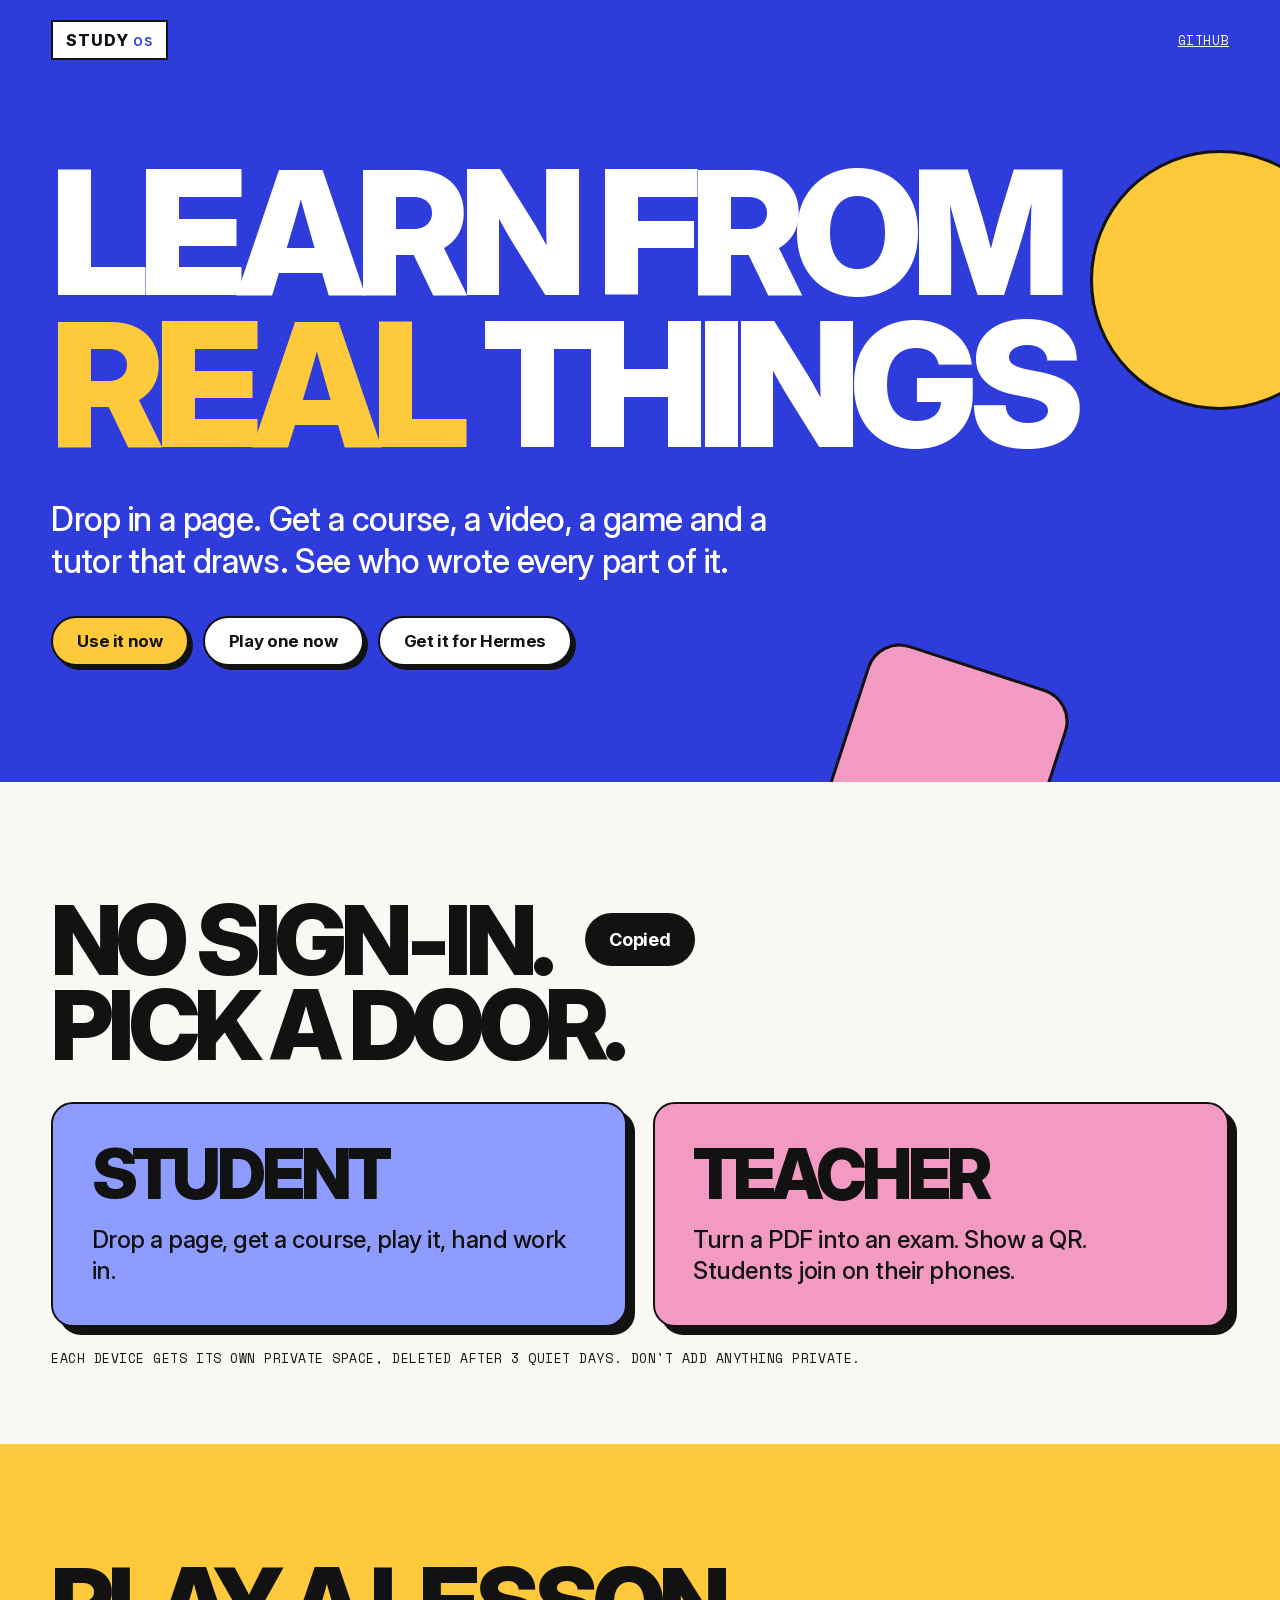
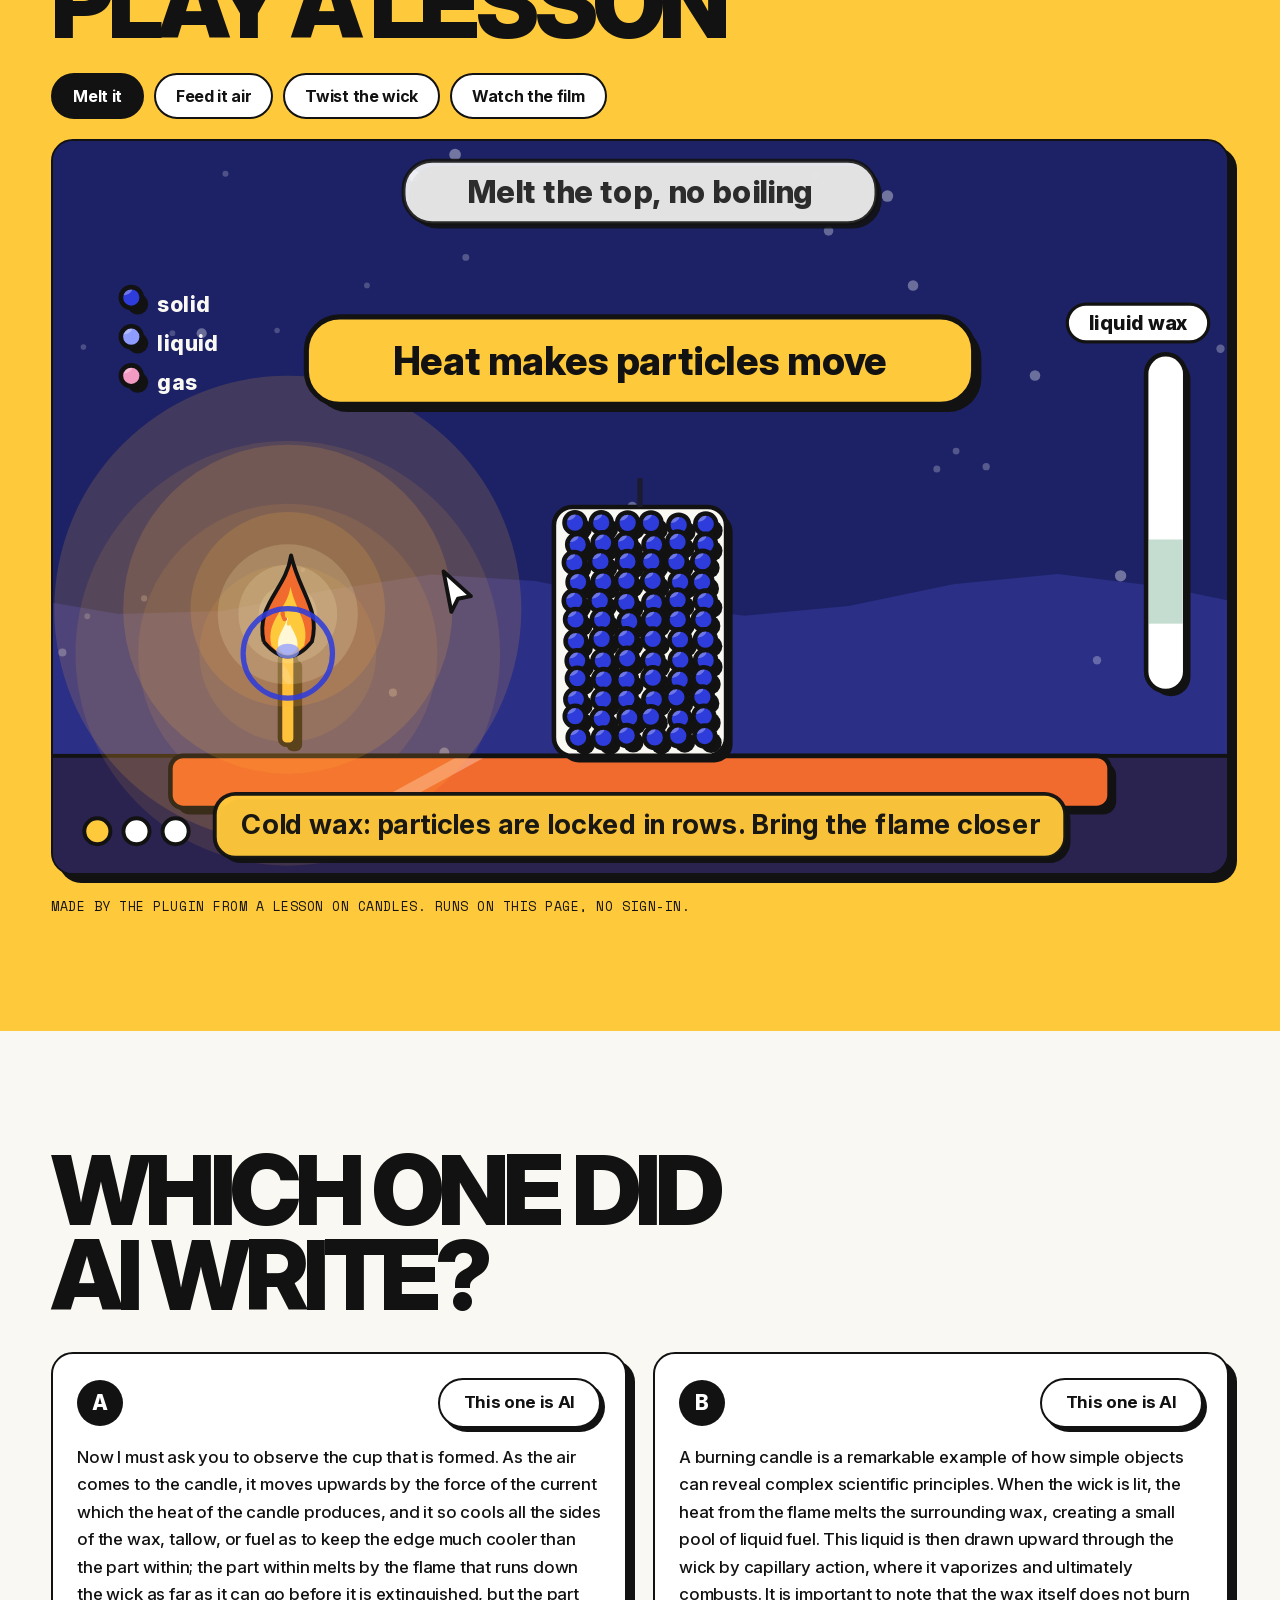
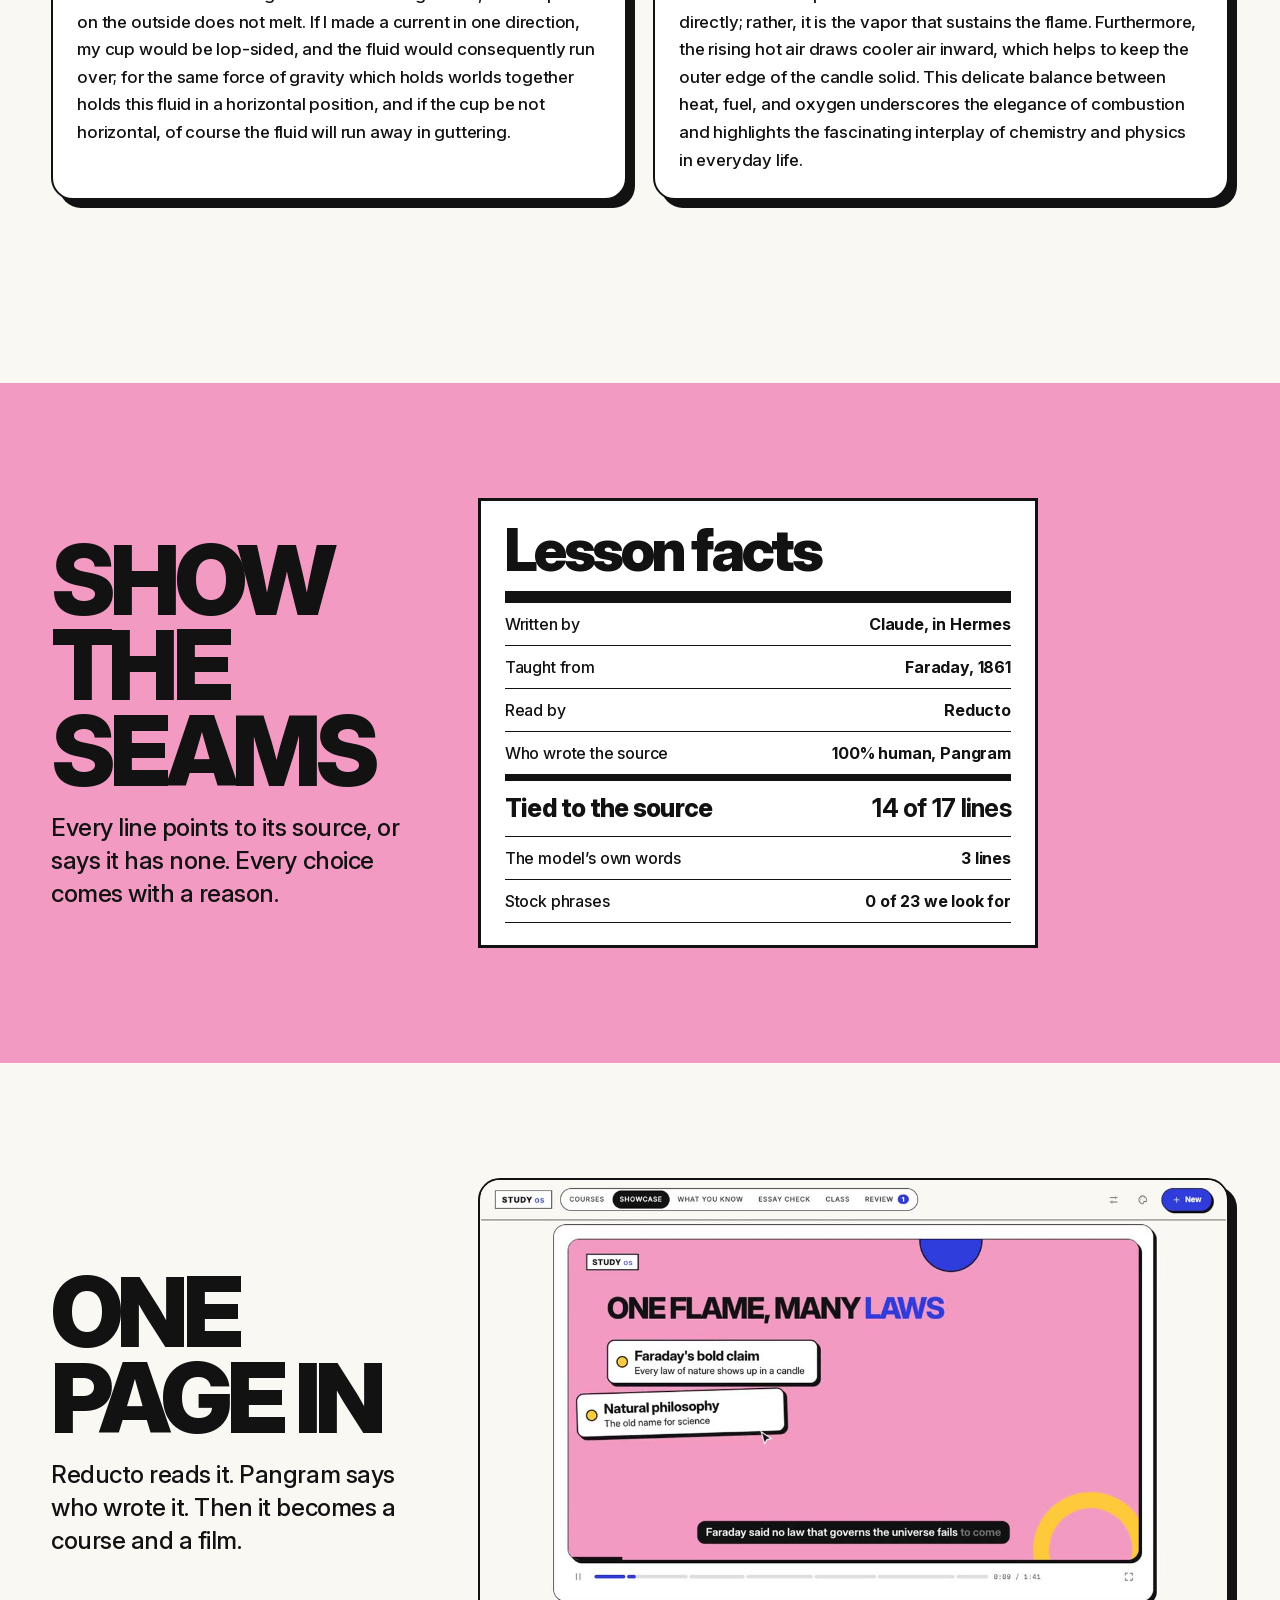
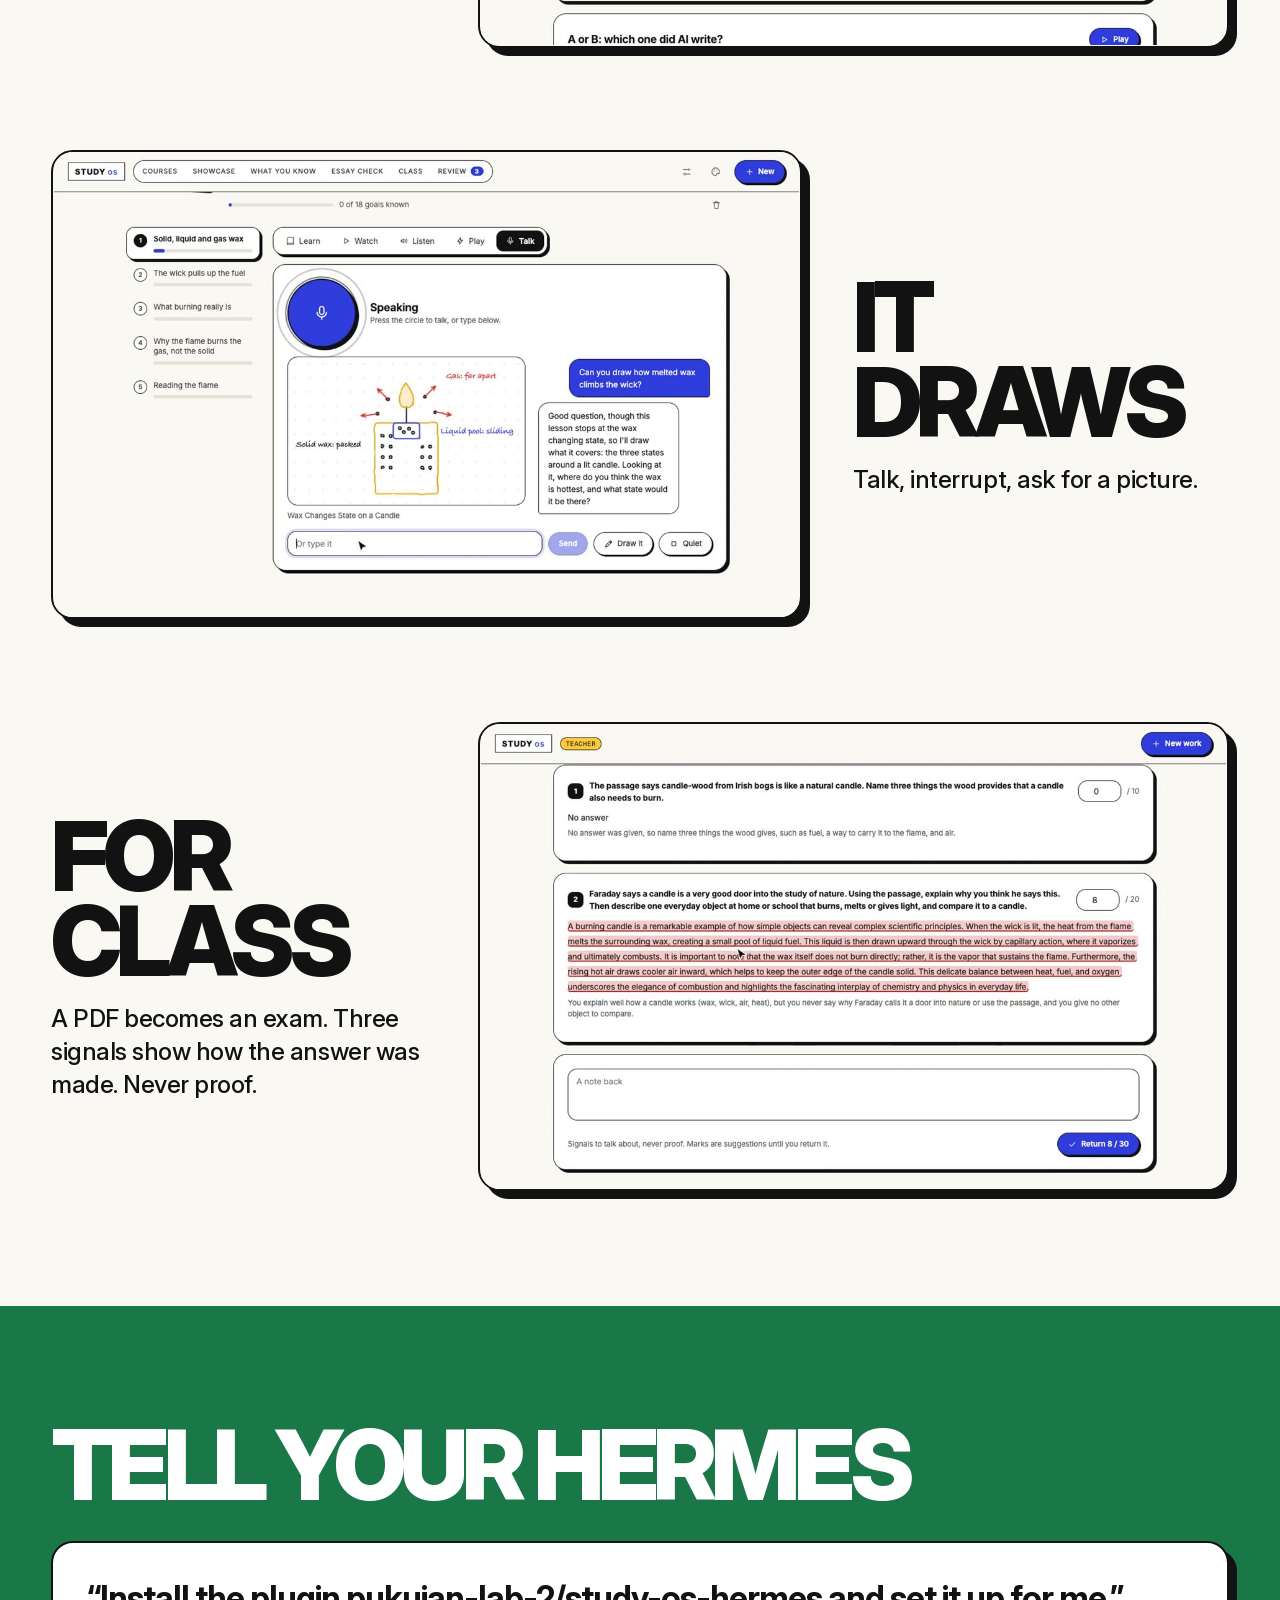
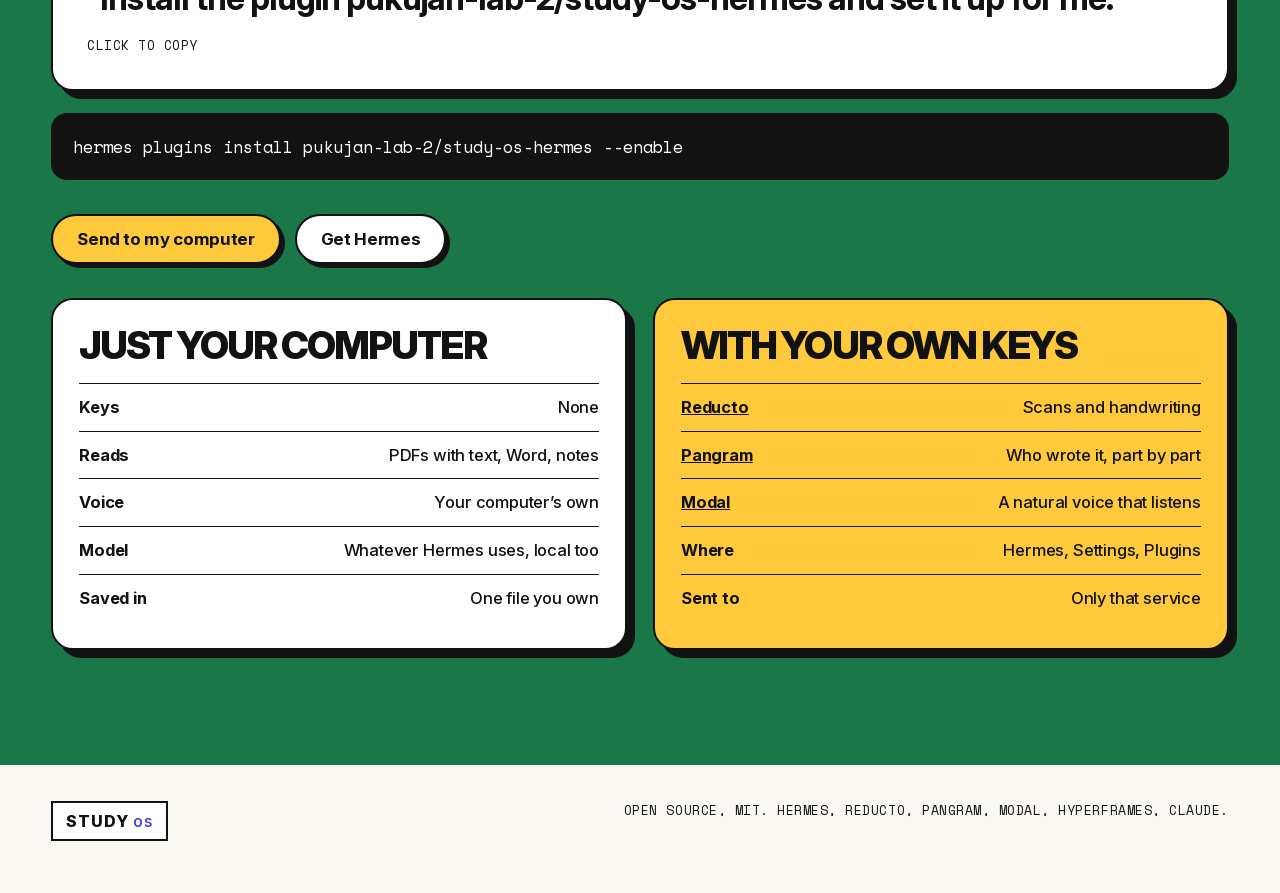
<file: index.html>
<!doctype html>
<html lang="en">
<head>
<meta charset="utf-8">
<meta name="viewport" content="width=device-width,initial-scale=1">
<title>Study OS for Hermes</title>
<meta name="description" content="Drop in a real page. Get a course, a video, a game and a tutor that draws. See who wrote what.">
<style>
@font-face{font-family:"SO Inter";src:url(fonts/inter.woff2) format("woff2");font-weight:100 900;font-display:swap}
@font-face{font-family:"SO Mono";src:url(fonts/space-mono.woff2) format("woff2");font-display:swap}
:root{--ink:#121212;--paper:#faf8f3;--blue:#2f3cdc;--yellow:#ffc93c;--pink:#f39ac3;--sky:#8f9cff;--orange:#f26b2e;--green:#1a7748;--red:#d7322a;--gut:clamp(16px,4vw,56px);color-scheme:light}
*{box-sizing:border-box;margin:0}
html{scroll-behavior:smooth;scroll-padding-top:20px;-webkit-text-size-adjust:100%}
body{background:var(--paper);color:var(--ink);font:500 18px/1.5 "SO Inter",Inter,"Helvetica Neue",Arial,sans-serif;letter-spacing:-.01em;overflow-x:hidden}
a{color:inherit}
h1,h2{font-weight:850;text-transform:uppercase;letter-spacing:-.06em;line-height:.88;text-wrap:balance}
h1{font-size:clamp(58px,13.5vw,196px)}
h2{font-size:clamp(42px,7.6vw,108px)}
.m{font:400 13px/1.45 "SO Mono",ui-monospace,monospace;letter-spacing:.04em;text-transform:uppercase}
.wrap{padding:clamp(64px,9vw,132px) var(--gut)}
.in{max-width:1320px;margin:0 auto}
.mark{display:inline-block;border:2px solid var(--ink);background:#fff;padding:6px 13px;font-weight:800;letter-spacing:.06em;text-decoration:none;font-size:16px;color:var(--ink)}
.mark b{font-weight:500;color:var(--blue)}
header{display:flex;justify-content:space-between;align-items:center;padding:20px var(--gut);gap:12px}
.hero{background:var(--blue);color:#fff;position:relative;overflow:hidden}
.hero header,.hero .wrap{position:relative;z-index:1}.hero .wrap{padding-top:clamp(40px,6vw,84px)}
.hero p{font-size:clamp(20px,2.6vw,34px);line-height:1.25;max-width:22em;margin-top:clamp(22px,3vw,40px);letter-spacing:-.02em}
.hero h1 em{font-style:normal;color:var(--yellow)}
.shape{position:absolute;border:3px solid var(--ink)}
.btn{display:inline-flex;align-items:center;justify-content:center;gap:9px;min-height:50px;border:2px solid var(--ink);border-radius:99px;background:#fff;color:var(--ink);font:700 17px/1 "SO Inter",Inter,sans-serif;letter-spacing:-.02em;padding:0 24px;box-shadow:4px 4px 0 var(--ink);cursor:pointer;text-decoration:none;transition:transform .12s,box-shadow .12s}
.btn:hover{transform:translate(-2px,-2px);box-shadow:6px 6px 0 var(--ink)}
.btn:active{transform:translate(4px,4px);box-shadow:none}
.btn.y{background:var(--yellow)}
.btn svg{width:18px;height:18px;fill:none;stroke:currentColor;stroke-width:2.2;stroke-linecap:round;stroke-linejoin:round}
:focus-visible{outline:3px solid var(--orange);outline-offset:3px}
.row{display:flex;flex-wrap:wrap;gap:14px;margin-top:34px}
.card{border:2.5px solid var(--ink);background:#fff;border-radius:22px;box-shadow:8px 8px 0 var(--ink)}
.games{background:var(--yellow)}
.tabs{display:flex;flex-wrap:wrap;gap:10px;margin:28px 0 20px}
.tabs button{border:2px solid var(--ink);border-radius:99px;background:#fff;font:700 16px/1 "SO Inter",sans-serif;padding:13px 20px;cursor:pointer;color:var(--ink);letter-spacing:-.02em}
.tabs [aria-pressed=true]{background:var(--ink);color:#fff}
.stage{overflow:hidden;background:#1d2266;aspect-ratio:16/10;max-height:82vh;width:100%}
.stage iframe{display:block;width:100%;height:100%;border:0}
.two{display:grid;grid-template-columns:repeat(2,minmax(0,1fr));gap:26px;margin-top:34px}
.ab{padding:24px;display:flex;flex-direction:column;gap:16px}
.ab p{font-size:17px;line-height:1.62}
.ab .top{display:flex;align-items:center;justify-content:space-between;gap:12px;min-height:50px}
.ab .n{display:grid;place-items:center;width:46px;height:46px;border-radius:50%;background:var(--ink);color:#fff;font-weight:800;font-size:21px;flex:none}
.ab.ai p span{background:#f7c9c6;box-shadow:inset 0 -2px 0 var(--red)}
.ab.me p span{background:#cfe9d9;box-shadow:inset 0 -2px 0 var(--green)}
.ab p span{-webkit-box-decoration-break:clone;box-decoration-break:clone;transition:background .5s}
.ab u{text-decoration:none;background:var(--ink);color:#fff;padding:0 4px}
.door{display:block;padding:clamp(24px,3vw,44px);text-decoration:none;transition:transform .12s,box-shadow .12s}.door:hover{transform:translate(-3px,-3px);box-shadow:11px 11px 0 var(--ink)}.door b{display:block;font-size:clamp(40px,5.4vw,76px);font-weight:850;letter-spacing:-.06em;line-height:.95;text-transform:uppercase}.door span{display:block;font-size:clamp(18px,1.9vw,24px);line-height:1.3;margin-top:16px;max-width:24em;letter-spacing:-.02em}
.said{font-size:clamp(20px,2.4vw,30px);font-weight:750;letter-spacing:-.03em;margin-top:26px;min-height:1.4em}
.clipgrid{display:grid;grid-template-columns:minmax(0,.8fr) minmax(0,1.6fr);gap:clamp(24px,4vw,64px);align-items:center}
.clipgrid+.clipgrid{margin-top:clamp(64px,8vw,120px)}
.clipgrid.flip{grid-template-columns:minmax(0,1.6fr) minmax(0,.8fr)}.clipgrid.flip>div{order:2}
.clipgrid p{font-size:clamp(19px,1.9vw,25px);line-height:1.35;margin-top:18px;letter-spacing:-.02em}
video{display:block;width:100%;height:auto;border:2.5px solid var(--ink);border-radius:22px;box-shadow:8px 8px 0 var(--ink);background:var(--paper);aspect-ratio:16/10}
.facts{border:3px solid var(--ink);background:#fff;padding:22px 24px;color:var(--ink);max-width:560px}
.facts h3{font-size:clamp(36px,5vw,58px);font-weight:850;letter-spacing:-.06em;line-height:.95;padding-bottom:12px;border-bottom:12px solid var(--ink)}
.facts div{display:flex;justify-content:space-between;gap:16px;padding:9px 0;border-bottom:1.5px solid var(--ink);font-size:16px}
.facts div b{text-align:right}
.facts .big{font-size:clamp(19px,2.3vw,25px);font-weight:800;letter-spacing:-.03em;border-top:7px solid var(--ink);margin-top:-1px}
.seams{background:var(--pink)}
.get{background:var(--green);color:#fff}
.say{display:block;width:100%;text-align:left;background:#fff;color:var(--ink);border:2.5px solid var(--ink);border-radius:22px;box-shadow:8px 8px 0 var(--ink);padding:clamp(20px,3vw,34px);font:700 clamp(20px,2.6vw,34px)/1.3 "SO Inter",sans-serif;letter-spacing:-.03em;cursor:pointer;margin-top:34px}
.say span{display:block;margin-top:16px}
.cmd{display:block;width:100%;text-align:left;overflow-x:auto;background:var(--ink);color:#fff;border:0;border-radius:16px;padding:20px 22px;font:400 clamp(13px,1.5vw,17px)/1.6 "SO Mono",monospace;cursor:pointer;margin-top:22px;white-space:pre-wrap;overflow-wrap:anywhere}
.pick{display:grid;grid-template-columns:repeat(2,minmax(0,1fr));gap:26px;margin-top:34px}
.pick .card{padding:26px;color:var(--ink)}
.pick h3{font-size:clamp(27px,3vw,40px);letter-spacing:-.05em;line-height:1;font-weight:850;text-transform:uppercase}
.pick ul{list-style:none;padding:0;margin-top:18px}
.pick li{padding:11px 0;border-top:1.5px solid var(--ink);display:flex;justify-content:space-between;gap:16px;font-size:16.5px}
.pick li b{flex:none}
.pick li span{text-align:right}
footer{padding:36px var(--gut) 52px;display:flex;flex-wrap:wrap;gap:12px 26px;justify-content:space-between}
[data-in]{opacity:0;transform:translateY(34px);transition:opacity .6s,transform .7s cubic-bezier(.2,.8,.2,1)}
[data-in].on{opacity:1;transform:none}
.toast{position:fixed;left:50%;bottom:24px;transform:translate(-50%,90px);background:var(--ink);color:#fff;border-radius:99px;padding:13px 24px;font-weight:700;transition:transform .3s;z-index:9}
.toast.on{transform:translate(-50%,0)}
@media(max-width:820px){.two,.pick,.clipgrid{grid-template-columns:minmax(0,1fr)}.clipgrid.flip>div{order:0}.clipgrid.flip{grid-template-columns:minmax(0,1fr)}.stage{aspect-ratio:3/4}.shape.s2{display:none}.shape.s1{width:110px!important;height:110px!important;right:-34px!important;top:auto!important;bottom:-40px}}
@media(prefers-reduced-motion:reduce){*{transition:none!important;scroll-behavior:auto!important}[data-in]{opacity:1;transform:none}}
</style>
</head>
<body>
<div class="hero">
  <div class="shape s1" data-p=".12" style="right:-70px;top:150px;width:260px;height:260px;border-radius:50%;background:var(--yellow)"></div>
  <div class="shape s2" data-p="-.08" style="right:230px;bottom:-90px;width:210px;height:210px;border-radius:34px;background:var(--pink);transform:rotate(18deg)"></div>
  <header><a class="mark" href="#top">STUDY <b>os</b></a><a class="m" href="https://github.com/pukujan-lab-2/study-os-hermes">GitHub</a></header>
  <div class="wrap" id="top"><div class="in">
    <h1>Learn from<br><em>real</em> things</h1>
    <p>Drop in a page. Get a course, a video, a game and a tutor that draws. See who wrote every part of it.</p>
    <div class="row"><a class="btn y" href="https://hackathon.design-bakery.com/app?as=student">Use it now</a><a class="btn" href="#play">Play one now</a><a class="btn" href="#get">Get it for Hermes</a></div>
  </div></div>
</div>

<section id="use"><div class="wrap" style="padding-bottom:clamp(40px,6vw,80px)"><div class="in">
  <h2 data-in>No sign-in.<br>Pick a door.</h2>
  <div class="two">
    <a class="door card" style="background:var(--sky)" href="https://hackathon.design-bakery.com/app?as=student"><b>Student</b><span>Drop a page, get a course, play it, hand work in.</span></a>
    <a class="door card" style="background:var(--pink)" href="https://hackathon.design-bakery.com/app?as=teacher"><b>Teacher</b><span>Turn a PDF into an exam. Show a QR. Students join on their phones.</span></a>
  </div>
  <p class="m" style="margin-top:22px">Each device gets its own private space, deleted after 3 quiet days. Don't add anything private.</p>
</div></div></section>

<section class="games" id="play"><div class="wrap"><div class="in">
  <h2 data-in>Play a lesson</h2>
  <div class="tabs" role="group" aria-label="Games">
    <button type="button" aria-pressed="true" data-g="melt">Melt it</button>
    <button type="button" aria-pressed="false" data-g="burn">Feed it air</button>
    <button type="button" aria-pressed="false" data-g="wick">Twist the wick</button>
    <button type="button" aria-pressed="false" data-g="film-wide">Watch the film</button>
  </div>
  <div class="stage card"><iframe title="A Study OS lesson game" sandbox="allow-scripts"></iframe></div>
  <p class="m" style="margin-top:22px">Made by the plugin from a lesson on candles. Runs on this page, no sign-in.</p>
</div></div></section>

<section><div class="wrap"><div class="in">
  <h2 data-in>Which one did<br>AI write?</h2>
  <div class="two" id="ab"></div>
  <p class="said" id="said" aria-live="polite"></p>
</div></div></section>

<section class="seams"><div class="wrap"><div class="in clipgrid">
  <div data-in><h2>Show the seams</h2><p>Every line points to its source, or says it has none. Every choice comes with a reason.</p></div>
  <div class="facts" data-in><h3>Lesson facts</h3>
    <div><span>Written by</span><b>Claude, in Hermes</b></div>
    <div><span>Taught from</span><b>Faraday, 1861</b></div>
    <div><span>Read by</span><b>Reducto</b></div>
    <div><span>Who wrote the source</span><b>100% human, Pangram</b></div>
    <div class="big"><span>Tied to the source</span><b>14 of 17 lines</b></div>
    <div><span>The model’s own words</span><b>3 lines</b></div>
    <div><span>Stock phrases</span><b>0 of 23 we look for</b></div>
  </div>
</div></div></section>

<section><div class="wrap"><div class="in">
  <div class="clipgrid"><div data-in><h2>One page in</h2><p>Reducto reads it. Pangram says who wrote it. Then it becomes a course and a film.</p></div><video data-in muted playsinline loop preload="none" src="media/showcase.mp4" poster="media/showcase.jpg"></video></div>
  <div class="clipgrid flip"><div data-in><h2>It draws</h2><p>Talk, interrupt, ask for a picture.</p></div><video data-in muted playsinline loop preload="none" src="media/draw.mp4" poster="media/draw.jpg"></video></div>
  <div class="clipgrid"><div data-in><h2>For class</h2><p>A PDF becomes an exam. Three signals show how the answer was made. Never proof.</p></div><video data-in muted playsinline loop preload="none" src="media/signals.mp4" poster="media/signals.jpg"></video></div>
</div></div></section>

<section class="get" id="get"><div class="wrap"><div class="in">
  <h2 data-in>Tell your Hermes</h2>
  <button class="say" type="button" data-copy="Install the plugin pukujan-lab-2/study-os-hermes and set it up for me.">“Install the plugin pukujan-lab-2/study-os-hermes and set it up for me.”<span class="m">Click to copy</span></button>
  <button class="cmd" type="button" data-copy="hermes plugins install pukujan-lab-2/study-os-hermes --enable" aria-label="Copy the install command">hermes plugins install pukujan-lab-2/study-os-hermes --enable</button>
  <div class="row"><button class="btn y" type="button" id="send">Send to my computer</button><a class="btn" href="https://hermes-agent.nousresearch.com">Get Hermes</a></div>
  <div class="pick">
    <div class="card"><h3>Just your computer</h3><ul>
      <li><b>Keys</b><span>None</span></li><li><b>Reads</b><span>PDFs with text, Word, notes</span></li><li><b>Voice</b><span>Your computer’s own</span></li><li><b>Model</b><span>Whatever Hermes uses, local too</span></li><li><b>Saved in</b><span>One file you own</span></li></ul></div>
    <div class="card" style="background:var(--yellow)"><h3>With your own keys</h3><ul>
      <li><b><a href="https://reducto.ai">Reducto</a></b><span>Scans and handwriting</span></li><li><b><a href="https://www.pangram.com">Pangram</a></b><span>Who wrote it, part by part</span></li><li><b><a href="https://modal.com">Modal</a></b><span>A natural voice that listens</span></li><li><b>Where</b><span>Hermes, Settings, Plugins</span></li><li><b>Sent to</b><span>Only that service</span></li></ul></div>
  </div>
</div></div></section>

<footer><a class="mark" href="#top">STUDY <b>os</b></a><span class="m">Open source, MIT. Hermes, Reducto, Pangram, Modal, HyperFrames, Claude.</span></footer>
<div class="toast" role="status">Copied</div>
<script>
(function(){
var $=function(s,r){return (r||document).querySelector(s)},$$=function(s,r){return [].slice.call((r||document).querySelectorAll(s))},calm=matchMedia('(prefers-reduced-motion:reduce)').matches;
var toast=$('.toast'),tt;function say(t){toast.textContent=t;toast.classList.add('on');clearTimeout(tt);tt=setTimeout(function(){toast.classList.remove('on')},1700)}
function copy(t){if(navigator.clipboard&&navigator.clipboard.writeText)navigator.clipboard.writeText(t).then(function(){say('Copied')},function(){say('Select it to copy')});else say('Select it to copy')}
$$('[data-copy]').forEach(function(b){b.addEventListener('click',function(){copy(b.dataset.copy)})});
$('#send').addEventListener('click',function(){var d={title:'Study OS for Hermes',text:'Install the plugin pukujan-lab-2/study-os-hermes and set it up for me.',url:location.href.split('#')[0]};if(navigator.share)navigator.share(d).catch(function(){});else copy(d.url)});
/* games and the film; the film answers to postMessage({t}) */
var frame=$('.stage iframe'),film=0,t0=0;
function load(n){cancelAnimationFrame(film);film=0;frame.src='play/'+n+'.html?v=160432';frame.onload=function(){if(n!=='film-wide')return;t0=performance.now();(function tick(now){frame.contentWindow.postMessage({t:((now||t0)-t0)/1000%101},'*');film=requestAnimationFrame(tick)})(t0)};
 $$('.tabs button').forEach(function(b){b.setAttribute('aria-pressed',b.dataset.g===n)});$('.stage').style.aspectRatio=n==='film-wide'?'16/9':'';fit()}
$$('.tabs button').forEach(function(b){b.addEventListener('click',function(){load(b.dataset.g)})});
var seen=new IntersectionObserver(function(es){es.forEach(function(e){if(e.isIntersecting){seen.disconnect();load('melt')}})},{rootMargin:'300px'});seen.observe($('.stage'));
/* a film page is 1920 wide: fit it */
addEventListener('resize',fit);function fit(){var s=$('.stage'),f=frame.src.indexOf('film')>0;frame.style.cssText=f?'width:1920px;height:1080px;transform-origin:0 0;transform:scale('+s.clientWidth/1920+')':''}
/* A or B: Pangram's saved readings of both texts */
var T=[{ai:true,who:'AI wrote this',t:"A burning candle is a remarkable example of how simple objects can reveal complex scientific principles. When the wick is lit, the heat from the flame melts the surrounding wax, creating a small pool of liquid fuel. This liquid is then drawn upward through the wick by capillary action, where it vaporizes and ultimately combusts. [It is important to note] that the wax itself does not burn directly; rather, it is the vapor that sustains the flame. Furthermore, the rising hot air draws cooler air inward, which helps to keep the outer edge of the candle solid. This delicate balance between heat, fuel, and oxygen underscores the elegance of combustion and highlights the [fascinating] interplay of chemistry and physics in everyday life."},{ai:false,who:'Michael Faraday, 1861',t:"Now I must ask you to observe the cup that is formed. As the air comes to the candle, it moves upwards by the force of the current which the heat of the candle produces, and it so cools all the sides of the wax, tallow, or fuel as to keep the edge much cooler than the part within; the part within melts by the flame that runs down the wick as far as it can go before it is extinguished, but the part on the outside does not melt. If I made a current in one direction, my cup would be lop-sided, and the fluid would consequently run over; for the same force of gravity which holds worlds together holds this fluid in a horizontal position, and if the cup be not horizontal, of course the fluid will run away in guttering."}];
if(Math.random()<.5)T.reverse();
var ab=$('#ab'),done=false;T.forEach(function(x,i){var c=document.createElement('div');c.className='ab card';c.innerHTML='<div class="top"><span class="n">'+'AB'[i]+'</span><button class="btn" type="button">This one is AI</button></div><p><span></span></p>';$('p span',c).textContent=x.t.replace(/[\[\]]/g,'');$('button',c).addEventListener('click',function(){if(done)return;done=true;$$('.ab').forEach(function(k,j){k.classList.add(T[j].ai?'ai':'me');var b=$('button',k),s=document.createElement('b');s.textContent=T[j].who;b.replaceWith(s);if(T[j].ai){var sp=$('p span',k);sp.textContent='';T[j].t.split(/(\[[^\]]+\])/).forEach(function(q){if(q[0]==='['){var u=document.createElement('u');u.textContent=q.slice(1,-1);sp.append(u)}else sp.append(q)})}});$('#said').textContent=(x.ai?'You got it. ':'That one was a person. ')+'Pangram got both. Black marks are stock phrases. (Readings saved earlier.)'});ab.append(c)});
/* entrances, clips that only run in view, slow shapes */
var io=new IntersectionObserver(function(es){es.forEach(function(e){if(e.isIntersecting)e.target.classList.add('on')})},{threshold:.12});$$('[data-in]').forEach(function(e){io.observe(e)});
var vo=new IntersectionObserver(function(es){es.forEach(function(e){if(e.isIntersecting&&!calm)e.target.play().catch(function(){});else e.target.pause()})},{threshold:.35});$$('video').forEach(function(v){if(calm)v.controls=true;vo.observe(v)});
if(!calm)addEventListener('scroll',function(){$$('.shape').forEach(function(s){s.style.translate='0 '+scrollY*s.dataset.p+'px'})},{passive:true});
})();
</script>
</body>
</html>
</file>
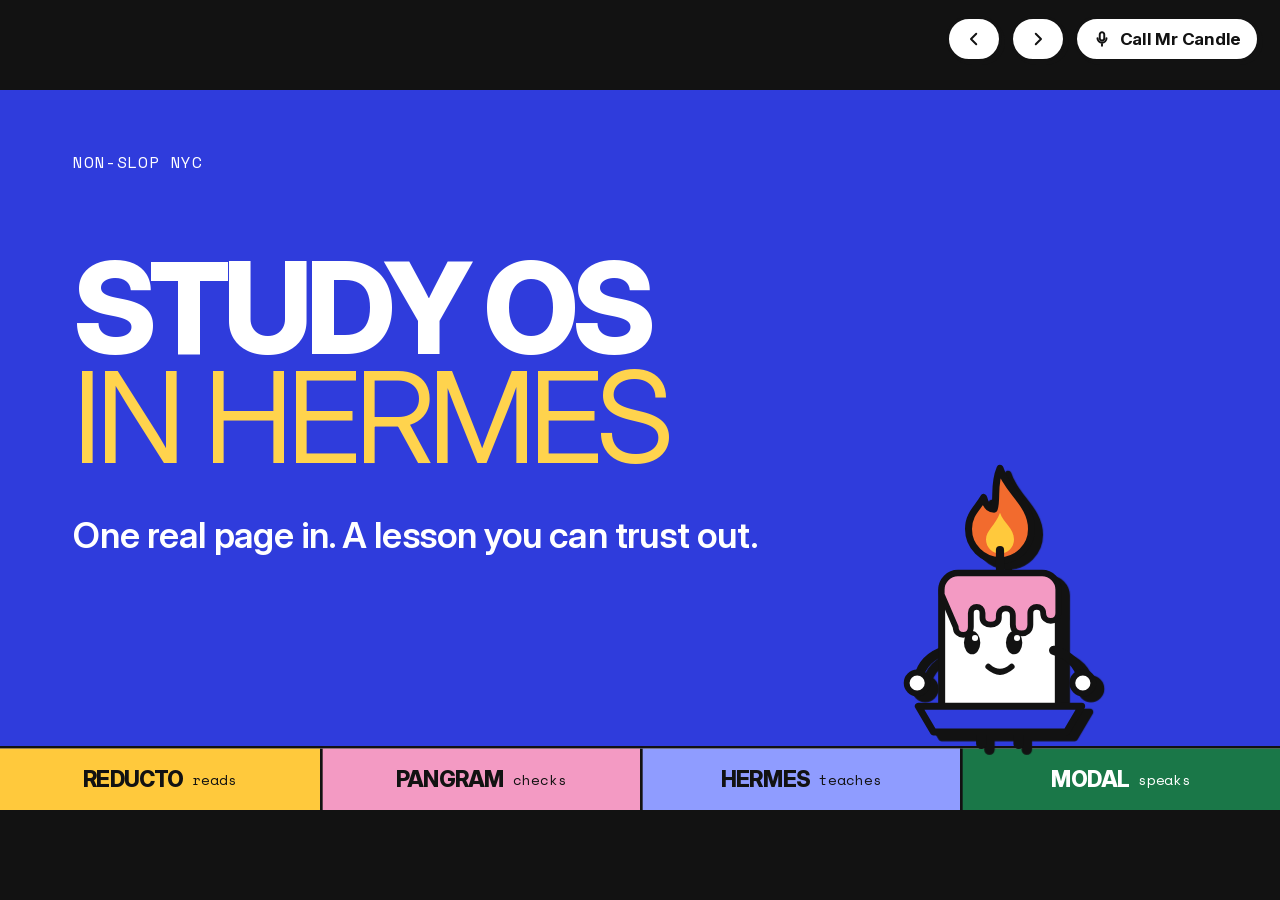
<file: talk/index.html>
<!doctype html><html lang="en"><head><meta charset="utf-8"><title>Study OS for Hermes</title><meta name="viewport" content="width=device-width">
<style>
@font-face{font-family:Inter;font-weight:100 900;src:url(fonts/inter.woff2) format("woff2")}
@font-face{font-family:Mono;font-weight:400;src:url(fonts/mono.woff2) format("woff2")}
*{margin:0;box-sizing:border-box}html,body{height:100%;background:#121212;overflow:hidden}
body{font-family:Inter,"Helvetica Neue",Arial,sans-serif;color:#121212}
#stage{position:absolute;left:50%;top:50%;width:1920px;height:1080px;transform-origin:0 0}
#stage>section{position:absolute;inset:0;background:#faf8f3;padding:90px 110px;visibility:hidden;opacity:0;transition:opacity .25s;overflow:hidden}
#stage>section.on{visibility:visible;opacity:1}#stage>section:not(.on) *{animation:none!important}
.blue{background:#2f3cdc!important;color:#fff}.yellow{background:#ffc93c!important}.pink{background:#f39ac3!important}.green{background:#1a7748!important;color:#fff}.orange{background:#f26b2e!important}
h1{font-size:190px;line-height:.86;letter-spacing:-.055em;font-weight:800;text-transform:uppercase;text-wrap:balance}
h2{font-size:84px;line-height:.92;letter-spacing:-.05em;font-weight:800;text-transform:uppercase}
h1 em,h2 em{font-style:normal;font-weight:400;color:#d7322a}.blue em{color:#ffd34d}.green em{color:#ffd34d}.pink em,.yellow em,.orange em{color:#121212}
.m{font-family:Mono,monospace;font-size:24px;letter-spacing:.05em;text-transform:uppercase}
.rise{animation:rise .6s cubic-bezier(.2,.7,.2,1) both;animation-delay:calc(var(--i,0)*110ms)}@keyframes rise{from{opacity:0;transform:translateY(30px)}}
.clip{position:absolute;right:90px;top:90px;width:1240px;height:775px;background:#faf8f3;border:3px solid #121212;border-radius:14px;box-shadow:16px 16px 0 #121212;object-fit:cover}
.side{position:absolute;left:90px;top:110px;width:450px;display:flex;flex-direction:column;gap:34px}
.tag{display:inline-block;align-self:flex-start;border:3px solid #121212;border-radius:99px;padding:9px 24px;background:#fff;color:#121212;font-weight:700;font-size:28px;box-shadow:5px 5px 0 #121212}
.big{font-size:40px;line-height:1.16;letter-spacing:-.02em;font-weight:600}
.foot{position:absolute;left:90px;right:90px;bottom:62px;display:flex;justify-content:space-between;font-family:Mono,monospace;font-size:22px}
.row{display:flex;gap:34px;margin-top:70px}.card{flex:1;background:#fff;color:#121212;border:3px solid #121212;border-radius:26px;box-shadow:12px 12px 0 #121212;padding:40px}.card b{display:block;font-size:52px;letter-spacing:-.04em;line-height:1;margin-bottom:18px}.card p{font-size:29px;line-height:1.3}
.cmd{margin-top:60px;display:inline-block;background:#121212;color:#fff;border-radius:18px;padding:26px 38px;font-family:Mono,monospace;font-size:33px}
.vs{display:grid;grid-template-columns:1fr 1fr;gap:60px;margin-top:70px}.vs .card b{font-size:150px}
.bar{height:34px;border-radius:99px;border:3px solid #121212;margin:22px 0}
.foot a{color:inherit}aside{display:none}#notes{position:fixed;left:0;right:0;bottom:0;padding:16px 26px;background:rgba(0,0,0,.9);color:#faf8f3;font:20px/1.45 Inter,Arial;display:none}#notes.show{display:block}
#strip{position:absolute;left:0;right:0;bottom:0;height:96px;display:grid;grid-template-columns:repeat(4,1fr);border-top:4px solid #121212;background:#faf8f3;z-index:20}
#strip div{display:flex;align-items:center;justify-content:center;gap:14px;border-left:4px solid #121212;font-size:33px;font-weight:800;letter-spacing:-.04em;text-transform:uppercase;color:#b9b5a9;transition:background .25s,color .25s}#strip div:first-child{border:0}#strip span{font-family:Mono,monospace;font-weight:400;font-size:21px;letter-spacing:.02em;text-transform:lowercase}
#strip .on{color:#121212}#strip .on[data-s=reducto]{background:#ffc93c}#strip .on[data-s=pangram]{background:#f39ac3}#strip .on[data-s=hermes]{background:#8f9cff}#strip .on[data-s=modal]{background:#1a7748;color:#fff}
#stage .foot{bottom:128px}#stage .clip{top:70px}#stage .side{top:90px}
.ab{display:grid;grid-template-columns:1fr 1fr;gap:56px;margin-top:56px}.abc{background:#fff;border:4px solid #121212;border-radius:26px;box-shadow:12px 12px 0 #121212;padding:36px 40px;min-height:600px}.abc p{font-size:33px;line-height:1.42;letter-spacing:-.015em;font-weight:500;margin-top:22px}.abc p span{transition:background .4s;-webkit-box-decoration-break:clone;box-decoration-break:clone}.abtop{display:flex;align-items:center;gap:20px;height:72px}.abtop i{font-style:normal;display:grid;place-items:center;width:72px;height:72px;border-radius:50%;background:#121212;color:#fff;font-weight:800;font-size:36px}.abtop b{font-size:32px;letter-spacing:-.03em;opacity:0}.abtop .m{margin-left:auto;opacity:0;border:3px solid #121212;border-radius:99px;padding:8px 18px}.shown .abtop b,.shown .abtop .m{opacity:1;transition:opacity .3s}.shown .ai p span{background:#f7c9c6;box-shadow:inset 0 -3px 0 #d7322a}.shown .me p span{background:#cfe9d9;box-shadow:inset 0 -3px 0 #1a7748}.shown .ai .m{background:#d7322a;color:#fff}.shown .me .m{background:#1a7748;color:#fff}
.word{animation:none}.word.pop{animation:pop .28s cubic-bezier(.2,1.4,.4,1)}@keyframes pop{from{transform:scale(.7) rotate(-4deg)}}
#clock{position:fixed;right:20px;top:16px;font:700 22px Mono,monospace;background:#121212;color:#fff;padding:8px 14px;border-radius:10px;display:none;z-index:50}#clock.show{display:block}#clock.late{background:#d7322a}
.fgrid{display:grid;grid-template-columns:repeat(6,1fr);gap:20px;margin-top:38px}.fb{appearance:none;font:inherit;text-align:left;color:#121212;cursor:pointer;height:144px;padding:18px 20px;border:3px solid #121212;border-radius:18px;box-shadow:7px 7px 0 #121212;background:#fff;display:flex;flex-direction:column;justify-content:space-between;transition:transform .2s cubic-bezier(.3,1.5,.5,1),box-shadow .2s}.fb b{font-size:33px;letter-spacing:-.045em;line-height:.98;font-weight:800}.fb span{font-size:20px;line-height:1.15;letter-spacing:-.01em}.fb.reducto{background:#ffc93c}.fb.pangram{background:#f39ac3}.fb.hermes{background:#8f9cff}.fb.modal{background:#1a7748;color:#fff}.fb.hyper{background:#f26b2e}.fb:hover,.fb.pick{transform:translate(-4px,-6px) scale(1.04);box-shadow:13px 13px 0 #121212}.fb.pick{outline:5px solid #d7322a;outline-offset:4px;z-index:3}.fgrid.has .fb:not(.pick){opacity:.35}
section[data-key=features]{padding-top:62px!important}
.abc{min-height:0!important;height:432px;display:flex;flex-direction:column}.abc p{font-size:46px!important;line-height:1.26!important;letter-spacing:-.03em!important;font-weight:650!important}.abc u{text-decoration:none}.shown .abc u{text-decoration:underline;text-decoration-thickness:6px;text-underline-offset:7px}.tell{margin-top:auto;font-size:31px;font-weight:700;letter-spacing:-.03em;opacity:0}.shown .tell{opacity:1;transition:opacity .4s .5s}.abtop .m{font-size:21px!important;text-transform:none!important;letter-spacing:0!important;white-space:nowrap}.ab{margin-top:44px!important}.pgwhy{display:grid;grid-template-columns:auto 1.35fr 1fr 1fr;gap:20px;align-items:stretch;margin-top:40px;opacity:0;translate:0 24px;transition:opacity .4s .9s,translate .5s .9s}.shown .pgwhy,.shown.pgwhy{opacity:1;translate:0 0}.pgwhy>*{border:3px solid #121212;border-radius:18px;padding:18px 20px;font-size:25px;line-height:1.2;letter-spacing:-.02em;font-weight:600;background:#f39ac3}.pgwhy b{background:#121212;color:#fff;display:grid;place-items:center;font-weight:800;font-size:28px;max-width:210px}.pgwhy div{display:flex;gap:14px;align-items:center}.pgwhy i{font-style:normal;flex:none;width:44px;height:44px;border-radius:50%;background:#121212;color:#fff;display:grid;place-items:center;font-weight:800}section[data-key=ab]{padding-top:62px!important}
.loop{display:grid;grid-template-columns:1fr 170px 1fr;gap:22px;margin-top:38px;align-items:center}.who{border:4px solid #121212;border-radius:26px;box-shadow:12px 12px 0 #121212;padding:26px 30px 28px;background:#8f9cff;height:640px;display:flex;flex-direction:column}.who.te{background:#f39ac3}.who h3{font-size:62px;letter-spacing:-.055em;text-transform:uppercase;font-weight:850;line-height:1;margin-bottom:18px}.who ol{list-style:none;padding:0;display:grid;gap:14px;flex:1}.who li{display:flex;align-items:center;gap:20px;background:#fff;border:3px solid #121212;border-radius:18px;padding:0 22px}.who li i{font-style:normal;flex:none;width:58px;height:58px;border-radius:50%;border:3px solid #121212;display:grid;place-items:center;font-weight:800;font-size:28px;background:#ffc93c}.who li.pangram i{background:#f39ac3}.who li.hermes i{background:#8f9cff}.who li.modal i{background:#1a7748;color:#fff}.who li b{display:block;font-size:38px;letter-spacing:-.045em;line-height:1;font-weight:800}.who li span{font-size:25px;letter-spacing:-.01em}.lane{position:relative;height:420px}.lane svg{width:100%;height:100%}.lane span{position:absolute;left:0;right:0;text-align:center;font:700 27px/1 Inter,sans-serif;letter-spacing:-.03em}.lane .l1{top:26px}.lane .l2{top:232px}section[data-key=who]{padding-top:62px!important}
.abtop i,.abtop b{flex:none}section:has(.clip) .foot{left:640px!important}
</style></head><body><div id="stage">

<section data-key="title" data-t="0:00" class="blue" data-on="reducto pangram hermes modal"><div class="m rise">Non-Slop NYC</div><h1 class="rise" style="--i:1;margin-top:120px">Study OS<br><em>in Hermes</em></h1><p class="big rise" style="--i:3;margin-top:64px;font-size:54px">One real page in. A lesson you can trust out.</p>
<aside>On screen while you walk up. The timer starts when you leave this slide. "Reducto reads, Pangram checks, Hermes teaches, Modal speaks."</aside></section>

<section data-key="two" data-t="0:00" data-on="pangram"><h2 class="rise">Two kinds of <em>slop</em></h2><div class="vs"><div class="card rise" style="--i:1;background:#ffc93c"><b>1</b><p style="font-size:40px;font-weight:600">What you learn from.</p><p>An article nobody wrote.</p></div><div class="card rise" style="--i:2;background:#f39ac3"><b>2</b><p style="font-size:40px;font-weight:600">What you hand in.</p><p>An essay nobody wrote.</p></div></div>
<aside>Slop comes in at two ends: the thing you study, and the thing you submit. We check both, and we teach in between.</aside></section>

<section data-key="show" data-t="0:27" data-on="reducto" data-cues="0:reducto,4.85:pangram,8.4:hermes,12.8:hermes modal"><div class="side"><div class="tag">Drop a real one</div><h2>One page <em>in</em></h2><p class="big">A course and a film come out.</p></div><video class="clip" src="media/showcase.mp4?v=163109" data-sound="12.9" playsinline preload="auto"></video>
<aside>"Now a real one: Faraday, 1861. Reducto reads it. Pangram: one hundred percent human. Claude, in Hermes, plans a short course and makes a film of it. First time takes about a minute and a half; this one is saved."</aside></section>

<section data-key="ab" data-t="0:05" data-on="pangram" data-step><h2 class="rise">Which one did <em>AI</em> write?</h2><div class="ab"><div class="abc me"><div class="abtop"><i>A</i><b>Faraday, 1861</b><span class="m">Human, high confidence</span></div><p><span>“Now I <u>must ask you</u> to observe the cup that is formed.”</span></p><div class="tell">One person, talking to you.</div></div><div class="abc ai"><div class="abtop"><i>B</i><b>A model</b><span class="m">AI, high confidence</span></div><p><span>“A burning candle is a <u>remarkable example</u> of how simple objects can reveal <u>complex scientific principles</u>.”</span></p><div class="tell">Big words. Says nothing yet.</div></div></div>
<div class="pgwhy"><b>How Pangram decides</b><div><i>1</i>Learns from human texts, each paired with an AI copy on the same topic</div><div><i>2</i>So it hears how it’s written, not what it’s about</div><div><i>3</i>Scores every stretch, with how sure it is</div></div>
<aside>"Hands up for A. Hands up for B." Press once to reveal. "A is Faraday, 1861. B is a model. Pangram got both, with high confidence. It doesn't give reasons; it compares how it's written with human texts and their AI copies. The underlined words are what we hear. A signal, never proof." (Pangram read the whole passages; these are the opening lines.)</aside></section>

<section data-key="stop" data-t="0:20" class="yellow" data-on="reducto" data-cues="0:reducto,3.2:pangram"><div class="side"><div class="tag">Drop a page</div><h2>Nobody <em>wrote</em> it</h2><p class="big">So it stops.</p></div><video class="clip" src="media/stop.mp4?v=163109" muted playsinline preload="auto"></video>
<aside>"We drop in an article. Reducto reads every block. Pangram says it is AI. So Study OS stops, before you learn from it. You decide." (Clips are recorded.)</aside></section>

<section data-key="seams" data-t="0:52" data-on="reducto pangram hermes"><div class="side"><div class="tag">Explain your choices</div><h2>Show the <em>seams</em></h2><p class="big">Every line: its source, or none. Every choice: a reason.</p></div><video class="clip" src="media/seams.mp4?v=163109" muted playsinline preload="auto"></video>
<aside>"Our lessons are written by AI, so we label them. Blue lines have a source line. Red dots are the model's own words, and it says so. Code checks every quote, word for word. And every choice has a reason."</aside></section>

<section data-key="quiz" data-t="1:05" data-from="11.5" data-on="hermes" class="yellow"><div class="side"><div class="tag">Hermes + Claude</div><h2>Then <em>learn it</em></h2><p class="big">Short lessons. Quizzes that say why you slipped.</p></div><video class="clip" src="media/quiz.mp4?v=163109" muted playsinline preload="auto"></video><div class="foot"><span>Comes back before you forget it</span></div>
<aside>It makes a course from your source, and quizzes what you know least.</aside></section>

<section data-key="play" data-t="1:11" class="pink" data-on="hermes"><div class="side"><div class="tag">Made for the lesson</div><h2>Not a <em>quiz</em></h2><p class="big">Work the idea with your hands.</p></div><video class="clip" src="media/play.mp4?v=163109" muted playsinline preload="auto"></video>
<aside>"Hermes writes a game for the lesson. You move the heat, and the molecules are the idea. Melted or boiled, it is still wax."</aside></section>

<section data-key="tutor" data-t="1:21" data-on="modal"><div class="side"><div class="tag">Sound on</div><h2>It talks, it <em>draws</em></h2><p class="big">And it asks you back.</p></div><video class="clip" src="media/modal.mp4?v=163109" data-sound="2.6" playsinline preload="auto"></video>
<aside>Say nothing for the first few seconds: let the voice play. Then: "That voice is ours, on Modal. It sleeps when nobody talks. It draws while it speaks, and it asks instead of telling."</aside></section>

<section data-key="watch" data-t="1:39" data-from="9.8" data-on="hermes" class="pink"><div class="side"><div class="tag">HyperFrames</div><h2>Watch or <em>listen</em></h2><p class="big">Explainer, Short, slides. Podcast, recap, quiz in your ear.</p></div><video class="clip" src="media/watch.mp4?v=163109" muted playsinline preload="auto"></video><div class="foot"><span>Made from the same lesson</span></div>
<aside>The same lesson as a video, a Short, slides or a podcast. The videos are HyperFrames compositions.</aside></section>

<section data-key="who" data-t="1:45" class="paper" data-on="reducto pangram hermes modal"><h2 class="rise">Two people, <em>one loop</em></h2><div class="loop"><div class="who st"><h3>Student</h3><ol><li class="rise reducto" style="--i:1"><i>1</i><div><b>Drop a page</b><span>It becomes a course</span></div></li><li class="rise modal" style="--i:2"><i>2</i><div><b>Learn it</b><span>Film, game, tutor that draws</span></div></li><li class="rise reducto" style="--i:3"><i>3</i><div><b>Hand it in</b><span>Typed, or a photo of paper</span></div></li><li class="rise hermes" style="--i:4"><i>4</i><div><b>See why</b><span>Marks, and what comes back</span></div></li></ol></div><div class="lane"><svg viewBox="0 0 150 360" aria-hidden="true"><g fill="none" stroke="#121212" stroke-width="7" stroke-linecap="round" stroke-linejoin="round"><path d="M16 92h112M104 66l26 26-26 26"/><path d="M134 268H22M46 242l-26 26 26 26"/></g></svg><span class="l1">hands in</span><span class="l2">marks back</span></div><div class="who te"><h3>Teacher</h3><ol><li class="rise reducto" style="--i:1"><i>1</i><div><b>Drop the reading</b><span>An exam in seconds</span></div></li><li class="rise hermes" style="--i:2"><i>2</i><div><b>Show a QR</b><span>Students join on phones</span></div></li><li class="rise pangram" style="--i:3"><i>3</i><div><b>Read three signals</b><span>How it reads, was made, how long</span></div></li><li class="rise hermes" style="--i:4"><i>4</i><div><b>Give it back</b><span>Or book time together</span></div></li></ol></div></div>
<aside>"Two people use it. The student drops a page, learns it, hands work in, sees why. The teacher drops the reading, shows a QR, reads three signals, gives it back. Same plugin; in the browser it needs no sign-in."</aside></section>

<section data-key="exam" data-t="1:53" data-from="5.5" data-on="reducto pangram" class="green"><div class="side"><div class="tag">For teachers</div><h2>PDF to <em>exam</em></h2><p class="big">Drop the reading. Get an assignment or a mock exam.</p></div><video class="clip" src="media/teacher.mp4?v=163109" muted playsinline preload="auto"></video><div class="foot"><span>Read by Reducto. Set with a deadline.</span></div>
<aside>The teacher's page. One document becomes work with a due date. Students never see the answers.</aside></section>

<section data-key="hand" data-t="1:59" data-from="5.0" data-on="reducto"><div class="side"><div class="tag">For students</div><h2>Typed or <em>by hand</em></h2><p class="big">Write on paper, take a photo. Reducto reads it.</p></div><video class="clip" src="media/student.mp4?v=163109" muted playsinline preload="auto"></video><div class="foot"><span>It also notes typing, pasting and time</span><span><a href="samples/handwriting.png" target="_blank">Open the page</a></span></div>
<aside>Students can write by hand and send a photo. The app notes typed or pasted, and how long it took, and tells the student so.</aside></section>

<section data-key="signals" data-t="2:05" data-from="1.5" data-on="pangram" class="yellow"><div class="side"><div class="tag">Pangram</div><h2>Three <em>signals</em></h2><p class="big">How it reads. How it was written. How long it took.</p></div><video class="clip" src="media/signals.mp4?v=163109" muted playsinline preload="auto"></video><div class="foot"><span>Signals to start a conversation, never proof</span><span><a href="samples/essay-person.txt" target="_blank">Essay A</a> · <a href="samples/essay-ai.txt" target="_blank">Essay B</a></span></div>
<aside>The sample pasted answer is fully AI and shows red. Maya's sample photo uses Faraday's own words, so it shows green. A detector can be wrong, so we show three signals and call none of them proof.</aside></section>

<section data-key="meet" data-t="2:12" data-from="2.5" data-on="hermes" class="pink"><div class="side"><div class="tag">Meet</div><h2>Book a <em>session</em></h2><p class="big">One student or a group. Opens in Google Calendar, filled in.</p></div><video class="clip" src="media/meet.mp4?v=163109" muted playsinline preload="auto"></video><div class="foot"><span>Email opens ready in Gmail too</span></div>
<aside>Students ask, teachers book. It opens Google Calendar or Gmail already filled in.</aside></section>

<section data-key="what" data-t="2:17" data-on="reducto pangram hermes modal"><h2 class="rise">What does <em>what</em></h2><div class="row"><div class="card rise" style="--i:1"><b>Hermes</b><p>The app, the agent and the model</p></div><div class="card rise" style="--i:2;background:#ffc93c"><b>Reducto</b><p>Reads PDFs and handwriting</p></div><div class="card rise" style="--i:3;background:#f39ac3"><b>Pangram</b><p>Who wrote it, part by part</p></div></div><div class="row" style="margin-top:44px"><div class="card rise" style="--i:4;background:#8f9cff"><b>Modal</b><p>A voice that sleeps when quiet</p></div><div class="card rise" style="--i:5;background:#f26b2e"><b>HyperFrames</b><p>Every video is a web page</p></div><div class="card rise" style="--i:6"><b>SQLite</b><p>One file on your computer</p></div></div>
<aside>Each sponsor does one clear job. Turn any of them off and it still works, with less.</aside></section>

<section data-key="features" data-t="2:21" data-on="reducto pangram hermes modal"><h2 class="rise">Everything <em>in it</em></h2><div class="fgrid"><button type="button" class="fb rise reducto" style="--i:0.00" data-f="course" data-go="show"><b>Page to course</b><span>From any PDF</span></button><button type="button" class="fb rise hermes" style="--i:0.35" data-f="lessons" data-go="quiz"><b>Plain lessons</b><span>Change how it's told</span></button><button type="button" class="fb rise pangram" style="--i:0.70" data-f="seams" data-go="seams"><b>Show the seams</b><span>Source for every line</span></button><button type="button" class="fb rise hermes" style="--i:1.05" data-f="quiz" data-go="quiz"><b>Quizzes</b><span>Say why you slipped</span></button><button type="button" class="fb rise hermes" style="--i:1.40" data-f="review" data-go="quiz"><b>Review</b><span>Before you forget</span></button><button type="button" class="fb rise pangram" style="--i:1.75" data-f="explain"><b>Explain it back</b><span>In your own words</span></button><button type="button" class="fb rise hyper" style="--i:2.10" data-f="film" data-go="show"><b>Film</b><span>Drawn, not filmed</span></button><button type="button" class="fb rise hyper" style="--i:2.45" data-f="short" data-go="watch"><b>Short</b><span>Vertical, 40 seconds</span></button><button type="button" class="fb rise hyper" style="--i:2.80" data-f="slides" data-go="watch"><b>Slides</b><span>With notes</span></button><button type="button" class="fb rise modal" style="--i:3.15" data-f="podcast" data-go="watch"><b>Podcast</b><span>Two hosts</span></button><button type="button" class="fb rise modal" style="--i:3.50" data-f="recap" data-go="watch"><b>Recap</b><span>One minute</span></button><button type="button" class="fb rise modal" style="--i:3.85" data-f="earquiz" data-go="watch"><b>Ear quiz</b><span>Hands free</span></button><button type="button" class="fb rise hermes" style="--i:4.20" data-f="games" data-go="play"><b>Games</b><span>Work the idea</span></button><button type="button" class="fb rise modal" style="--i:4.55" data-f="tutor" data-go="tutor"><b>Live tutor</b><span>Talk and interrupt</span></button><button type="button" class="fb rise hermes" style="--i:4.90" data-f="whiteboard" data-go="tutor"><b>Whiteboard</b><span>Draws as it speaks</span></button><button type="button" class="fb rise pangram" style="--i:5.25" data-f="source" data-go="stop"><b>Source check</b><span>Before you learn</span></button><button type="button" class="fb rise pangram" style="--i:5.60" data-f="essay"><b>Essay check</b><span>Never rewrites it</span></button><button type="button" class="fb rise pangram" style="--i:5.95" data-f="ab" data-go="ab"><b>A or B</b><span>Guess first</span></button><button type="button" class="fb rise reducto" style="--i:6.30" data-f="exam" data-go="exam"><b>PDF to exam</b><span>With a deadline</span></button><button type="button" class="fb rise reducto" style="--i:6.65" data-f="handwriting" data-go="hand"><b>Handwriting</b><span>Snap a photo</span></button><button type="button" class="fb rise pangram" style="--i:7.00" data-f="signals" data-go="signals"><b>Three signals</b><span>Never proof</span></button><button type="button" class="fb rise hermes" style="--i:7.35" data-f="meetings" data-go="meet"><b>Meetings</b><span>Calendar and Gmail</span></button><button type="button" class="fb rise none" style="--i:7.70" data-f="class" data-go="who"><b>Class by QR</b><span>Join by phone</span></button><button type="button" class="fb rise none" style="--i:8.05" data-f="signin" data-go="qr"><b>No sign-in</b><span>One space per device</span></button></div>
<aside>"Twenty-four things, one plugin. The colour says who does the work." Press a block, or ask the candle, to jump to it.</aside></section>

<section data-key="qr" data-t="2:28" data-on="reducto pangram hermes modal" class="blue"><div style="position:absolute;right:130px;top:150px;width:560px;padding:34px;background:#fff;border:4px solid #121212;border-radius:34px;box-shadow:16px 16px 0 #121212" class="rise"><img src="media/qr.svg?v=163109" alt="QR code for the Study OS plugin" style="width:100%;display:block;image-rendering:pixelated"><p class="m" style="color:#121212;text-align:center;margin-top:12px">Scan to use it</p></div><h1 class="rise" style="margin-top:60px">Try <em>it</em></h1><p class="big rise" style="--i:2;margin-top:70px;font-size:46px;max-width:1080px">Tell your Hermes:</p><div class="cmd rise" style="--i:3;margin-top:24px;max-width:1080px;font-size:30px;line-height:1.45">"Install the plugin pukujan-lab-2/study-os-hermes and set it up for me"</div><p class="big rise" style="--i:4;margin-top:54px;font-size:40px">or <span class="m" style="text-transform:none;font-size:25px;white-space:nowrap;display:block;margin-top:10px;max-width:1080px">hermes plugins install pukujan-lab-2/study-os-hermes --enable</span></p>
<div class="m" style="position:absolute;left:110px;bottom:150px;font-size:40px;text-transform:none;letter-spacing:0">hackathon.design-bakery.com</div>
<aside>"Reducto reads, Pangram checks, Hermes teaches, Modal speaks. No Hermes? Scan it: the real thing runs in your browser, no sign-in, as a student or a teacher." Then stop. Everything after this slide is for questions.</aside></section>


<div id="strip"><div data-s="reducto">Reducto <span>reads</span></div><div data-s="pangram">Pangram <span>checks</span></div><div data-s="hermes">Hermes <span>teaches</span></div><div data-s="modal">Modal <span>speaks</span></div></div></div><div id="clock">0:00</div><div id="notes"></div><script>
const S=[...document.querySelectorAll('#stage>section')],stage=document.getElementById('stage'),notes=document.getElementById('notes'),clock=document.getElementById('clock');let i=-1,began=0;
const light=names=>document.querySelectorAll('#strip div').forEach(d=>d.classList.toggle('on',names.split(' ').includes(d.dataset.s)));
function fit(){const k=Math.min(innerWidth/1920,innerHeight/1080);stage.style.transform=`scale(${k}) translate(-50%,-50%)`}
function start(s){s.querySelectorAll('video').forEach(v=>{v.loop=false;v.currentTime=+s.dataset.from||0;if(v.hasAttribute('data-sound'))v.muted=/[?&]mute/.test(location.search);v.play().catch(()=>{v.muted=true;v.play().catch(()=>{})})})}
S.forEach(s=>{const v=s.querySelector('video');if(!v)return;
 const cues=s.dataset.cues&&s.dataset.cues.split(',').map(x=>{const[a,b]=x.split(':');return[+a,b]}),words=s.dataset.words&&s.dataset.words.split('|'),w=s.querySelector('.word');
 if(!cues&&!words)return;
 const tick=()=>{if(S[i]!==s)return;if(cues){let c=cues[0];cues.forEach(x=>{if(v.currentTime>=x[0])c=x});light(c[1])}if(words){const t=words[Math.min(words.length-1,Math.floor(v.currentTime/+s.dataset.each))];if(w.textContent!==t){w.textContent=t;w.classList.remove('pop');void w.offsetWidth;w.classList.add('pop')}}requestAnimationFrame(tick)};
 s._tick=tick});
function go(n){n=Math.max(0,Math.min(S.length-1,n));if(n===i)return;if(i>=0)S[i].querySelectorAll('video').forEach(v=>v.pause());if(i===0&&n===1&&!began)began=Date.now();if(n===0)began=0;S.forEach((s,k)=>s.classList.toggle('on',k===n));i=n;S[n].classList.remove('shown');try{history.replaceState(null,'',location.search+'#'+(n+1))}catch(e){}notes.textContent=(S[n].dataset.t?S[n].dataset.t+'  ':'')+(S[n].querySelector('aside')?.textContent||'');light(S[n].dataset.on||'');start(S[n]);if(S[n]._tick)requestAnimationFrame(S[n]._tick)}
function next(){const s=S[i];if(s.hasAttribute('data-step')&&!s.classList.contains('shown'))s.classList.add('shown');else go(i+1)}
setInterval(()=>{const t=began?Math.floor((Date.now()-began)/1000):0;clock.textContent=Math.floor(t/60)+':'+String(t%60).padStart(2,'0');clock.classList.toggle('late',t>165)},250);
addEventListener('resize',fit);fit();
addEventListener('keydown',e=>{const k=e.key.toLowerCase();if(['arrowright','arrowdown','pagedown',' ','enter'].includes(k)){e.preventDefault();next()}else if(['arrowleft','arrowup','pageup','backspace'].includes(k)){e.preventDefault();go(i-1)}else if(k==='f'){document.fullscreenElement?document.exitFullscreen():document.documentElement.requestFullscreen().catch(()=>{})}else if(k==='n')notes.classList.toggle('show');else if(k==='t')clock.classList.toggle('show');else if(k==='r'){S[i].classList.remove('shown');start(S[i])}});
addEventListener('click',e=>{if(e.target.closest('a'))return;const f=e.target.closest('.fb');if(f){f.blur();return f.dataset.go?go(S.findIndex(x=>x.dataset.key===f.dataset.go)):0}e.clientX<innerWidth*.25?go(i-1):next()});go((+location.hash.slice(1)||1)-1);
</script><script src="ears.js?v=163109"></script><script src="pet.js?v=163109"></script><script src="call.js?v=163109"></script></body></html>
</file>
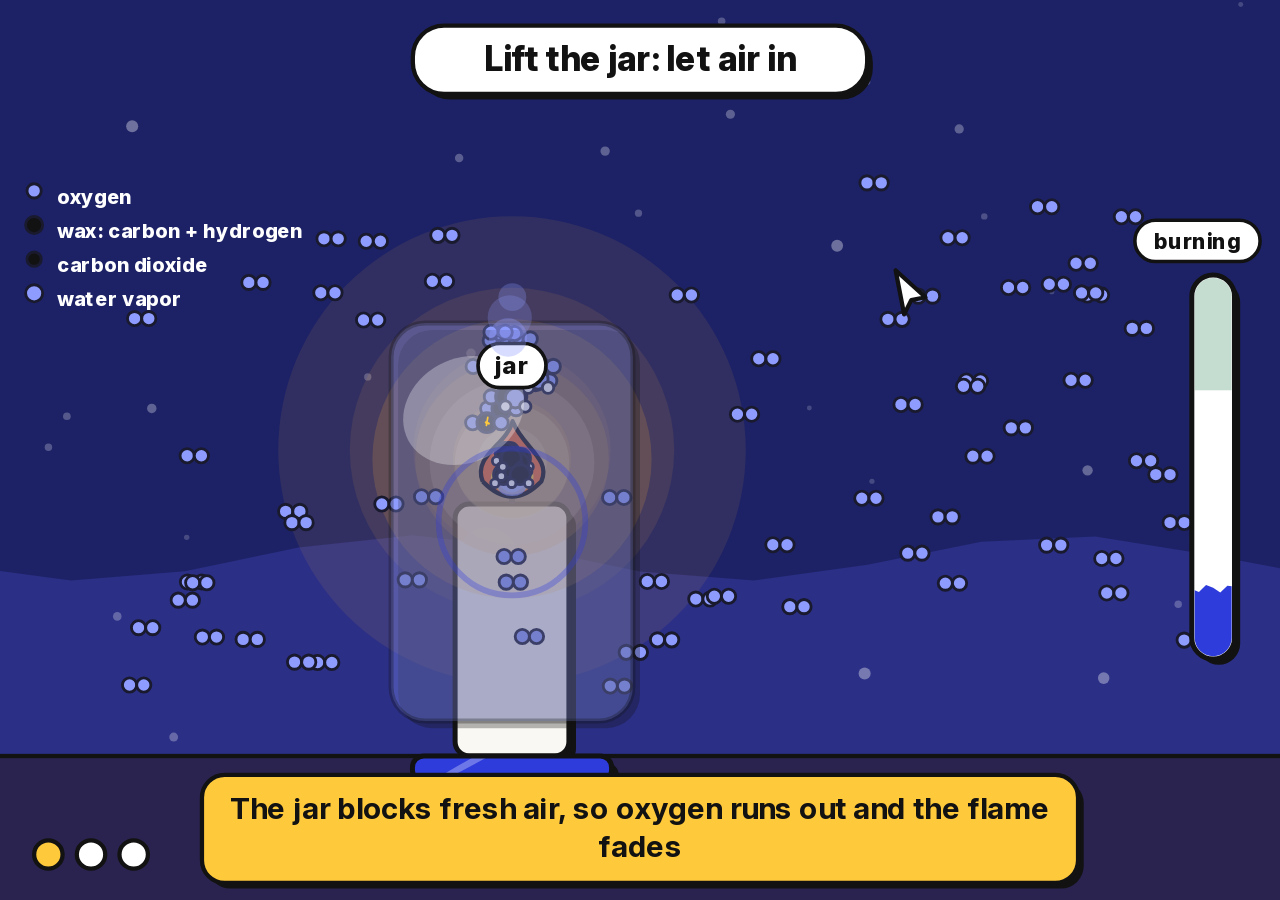
<file: play/burn.html>
<!doctype html><html><head><meta charset="utf-8"><meta name="viewport" content="width=device-width,initial-scale=1"><meta http-equiv="Content-Security-Policy" content="default-src 'none'; script-src 'unsafe-inline'; style-src 'unsafe-inline'; img-src data:; font-src data:"><script>window.onerror=function(m,s,l){parent.postMessage({game:'error',text:String(m)+' line '+l},'*')};</script><style>@font-face{font-family:'SO Inter';src:url([data-uri]) format('woff2');font-weight:100 900}@font-face{font-family:'SO Mono';src:url([data-uri]) format('woff2');font-weight:400}</style></head><body><script>/* Study OS game toolkit: the stage, light, particles, dragging, levels and celebration every game shares. */
(function () {
  var cv = document.createElement('canvas'), c = cv.getContext('2d'), G = (window.G = {});
  document.documentElement.style.cssText = 'height:100%';
  document.body.style.cssText = 'margin:0;height:100%;overflow:hidden;background:#faf8f3;touch-action:none;user-select:none;-webkit-user-select:none;cursor:grab';
  document.body.appendChild(cv);
  var INK = '#121212', P = [], motes = [], bodies = {}, shake = 0, toast = null, goal = '', goalAt = 0, gauge = null, hint = null, done = false, changing = false, flash = 0, again = null, zoom = 1;
  G.c = c; G.t = 0; G.level = 1; G.W = 900; G.H = 560; G.colors = { blue: '#2f3cdc', yellow: '#ffc93c', pink: '#f39ac3', sky: '#8f9cff', orange: '#f26b2e', green: '#1a7748', ink: INK, paper: '#faf8f3' };
  G.ease = function (p) { p = p < 0 ? 0 : p > 1 ? 1 : p; return 1 - Math.pow(1 - p, 3); };
  G.lerp = function (a, b, p) { return a + (b - a) * p; };
  G.clamp = function (v, a, b) { return v < a ? a : v > b ? b : v; };
  G.rand = function (a, b) { return a + Math.random() * (b - a); };
  G.dist = function (x, y, a, b) { return Math.hypot(x - a, y - b); };
  var ptr = (G.pointer = { x: 450, y: 280, down: false, vx: 0, vy: 0, dx: 0, dy: 0 });
  // Everything is drawn in a 900 x 560 world (or 560 x 800 on a tall screen) that fills the window.
  function fit() {
    var d = Math.min(2, window.devicePixelRatio || 1), w = window.innerWidth || 900, h = window.innerHeight || 560, tall = h > w;
    G.W = tall ? 560 : 900; G.H = tall ? 800 : 560;
    var k = Math.min(w / G.W, h / G.H);
    G.H = h / k; G.W = w / k; G.tall = tall; zoom = k * d;
    cv.width = w * d; cv.height = h * d; cv.style.cssText = 'display:block;width:' + w + 'px;height:' + h + 'px';
  }
  function at(e) { var d = Math.min(2, window.devicePixelRatio || 1); return [e.clientX * d / zoom, e.clientY * d / zoom]; }
  window.addEventListener('resize', fit); fit();
  for (var i = 0; i < 34; i++) motes.push([Math.random(), Math.random(), Math.random()]);
  function move(e) { var a = at(e); ptr.vx = a[0] - ptr.x; ptr.vy = a[1] - ptr.y; ptr.x = a[0]; ptr.y = a[1]; }
  cv.addEventListener('pointerdown', function (e) {
    move(e); ptr.down = true; ptr.vx = ptr.vy = 0; hint = null; document.body.style.cursor = 'grabbing';
    try { cv.setPointerCapture(e.pointerId); } catch (x) {}
    if (again && G.dist(ptr.x, ptr.y, G.W / 2, G.H / 2 + 120) < 130) { again = null; done = false; G.level = 1; start(); return; }
    var best = null, bd = 1e9;
    for (var k in bodies) { var b = bodies[k]; if (b.seen < G.frame - 2) continue; var q = G.dist(ptr.x, ptr.y, b.x, b.y); if (q < b.r + 22 && q < bd) { bd = q; best = b; } }
    if (best) { best.held = true; best.ox = best.x - ptr.x; best.oy = best.y - ptr.y; best.sq = 0.18; }
  });
  window.addEventListener('pointermove', move);
  function up() { ptr.down = false; document.body.style.cursor = 'grab'; for (var k in bodies) if (bodies[k].held) { bodies[k].held = false; bodies[k].sq = -0.14; bodies[k].dropped = true; } }
  window.addEventListener('pointerup', up); window.addEventListener('pointercancel', up);

  /* ---- scene ---- */
  G.room = function (top, bottom, floor) {
    c.fillStyle = top || '#dfe3ff'; c.fillRect(-30, -30, G.W + 60, G.H + 60);
    c.fillStyle = bottom || '#faf8f3'; c.beginPath(); c.moveTo(-30, G.H * 0.62); for (var bx = 0; bx <= 12; bx++) c.lineTo(bx / 12 * (G.W + 60) - 30, G.H * 0.62 + Math.sin(bx * 1.1 + G.t * 0.25) * 16); c.lineTo(G.W + 30, G.H + 30); c.lineTo(-30, G.H + 30); c.fill();
    for (var i = 0; i < motes.length; i++) { var m = motes[i], x = (m[0] * G.W + Math.sin(G.t * 0.3 + i) * 26 + G.t * 6 * m[2]) % G.W, y = (m[1] * G.H - G.t * (4 + m[2] * 9)) % G.H; if (y < 0) y += G.H; c.globalAlpha = 0.16 + 0.22 * m[2]; c.fillStyle = '#fff'; c.beginPath(); c.arc(x, y, 1.5 + m[2] * 3, 0, 7); c.fill(); } c.globalAlpha = 1;
    if (floor) { var fy = G.H * 0.84; c.fillStyle = floor; c.fillRect(-30, fy, G.W + 60, G.H); c.fillStyle = INK; c.fillRect(-30, fy - 1.5, G.W + 60, 3); }
  };
  G.night = function (floor) { G.room('#1d2266', '#2b2f86', floor || '#15184a'); };
  G.glow = function (x, y, r, color, a) { var o = c.globalAlpha, k = a == null ? 0.5 : a; c.fillStyle = color; [1, 0.7, 0.42].forEach(function (q, i) { c.globalAlpha = o * k * 0.3; c.beginPath(); c.arc(x, y, r * q * (1 + Math.sin(G.t * 3 + i) * 0.025), 0, 7); c.fill(); }); c.globalAlpha = o; };
  /** A sticker: outline, flat or gradient fill, hard shadow. path(c) draws the shape. */
  G.sticker = function (path, fill, o) {
    o = o || {}; var s = o.shadow == null ? 5 : o.shadow;
    if (s) { c.save(); c.translate(s, s); c.beginPath(); path(c); c.fillStyle = INK; c.fill(); c.restore(); }
    c.beginPath(); path(c); c.fillStyle = fill; c.fill();
    if (o.shine !== false) { c.save(); c.clip(); c.globalAlpha = 0.3; c.fillStyle = '#fff'; c.beginPath(); var b = o.box; if (b) { c.ellipse(b[0] + b[2] * 0.3, b[1] + b[3] * 0.22, b[2] * 0.26, b[3] * 0.13, -0.5, 0, 7); c.fill(); } c.restore(); }
    c.lineWidth = o.line || 3.5; c.lineJoin = 'round'; c.strokeStyle = INK; c.beginPath(); path(c); c.stroke();
  };
  G.box = function (x, y, w, h, r, fill, o) { G.sticker(function (k) { k.roundRect(x, y, w, h, r); }, fill, Object.assign({ box: [x, y, w, h] }, o)); };
  G.ball = function (x, y, r, fill, o) { G.sticker(function (k) { k.arc(x, y, r, 0, Math.PI * 2); }, fill, Object.assign({ box: [x - r, y - r, r * 2, r * 2] }, o)); };
  G.grad = function (x, y, x2, y2, a) { return a; }; // flat on purpose
  G.flame = function (x, y, s, heat) {
    heat = heat == null ? 1 : heat; if (heat <= 0.02) return; var f = Math.sin(G.t * 11) * 0.05 + Math.sin(G.t * 23) * 0.03, h = s * (0.8 + heat * 0.9) * (1 + f);
    G.glow(x, y - h * 0.45, s * (1.6 + heat * 2.4), '#ffb03b', 0.55); G.glow(x, y - h * 0.4, s * 1.2, '#fff3c4', 0.6);
    [[1, '#f26b2e'], [0.68, '#ffc93c'], [0.38, '#fff7d6']].forEach(function (l, i) {
      var k = l[0], w = s * 0.42 * k, lean = Math.sin(G.t * 5 + i) * s * 0.06; c.beginPath(); c.moveTo(x - w, y - h * 0.12 * k); c.bezierCurveTo(x - w * 1.35, y - h * 0.5 * k, x - w * 0.2 + lean, y - h * 0.65 * k, x + lean, y - h * k); c.bezierCurveTo(x + w * 0.35 + lean, y - h * 0.62 * k, x + w * 1.35, y - h * 0.45 * k, x + w, y - h * 0.12 * k); c.quadraticCurveTo(x, y + w * 0.75, x - w, y - h * 0.12 * k); c.fillStyle = l[1]; c.fill(); if (!i) { c.lineWidth = 3; c.strokeStyle = INK; c.stroke(); }
    });
    c.globalAlpha = 0.75; c.fillStyle = '#8f9cff'; c.beginPath(); c.ellipse(x, y - s * 0.04, s * 0.2, s * 0.13, 0, 0, 7); c.fill(); c.globalAlpha = 1;
  };
  G.text = function (s, x, y, size, color, align) { c.font = '800 ' + (size || 20) + 'px "SO Inter",Inter,system-ui,sans-serif'; c.textAlign = align || 'center'; c.textBaseline = 'middle'; c.fillStyle = color || INK; c.fillText(s, x, y); };
  G.label = function (s, x, y, size) { c.font = '700 ' + (size || 17) + 'px Inter,system-ui,sans-serif'; var w = c.measureText(s).width + 22, h = (size || 17) + 14; c.beginPath(); c.roundRect(x - w / 2, y - h / 2, w, h, h / 2); c.fillStyle = '#fff'; c.fill(); c.lineWidth = 2.5; c.strokeStyle = INK; c.stroke(); G.text(s, x, y + 1, size || 17); };

  /* ---- particles: 'spark' 'smoke' 'bubble' 'drop' 'star' 'dot' ---- */
  G.puff = function (x, y, o) {
    o = o || {}; for (var i = 0; i < (o.n || 8); i++) { if (P.length > 420) P.shift(); var a = o.angle == null ? G.rand(0, 6.28) : o.angle + G.rand(-1, 1) * (o.spread == null ? 0.5 : o.spread), v = G.rand(0.35, 1) * (o.speed || 120); P.push({ x: x + G.rand(-1, 1) * (o.around || 0), y: y + G.rand(-1, 1) * (o.around || 0), vx: Math.cos(a) * v, vy: Math.sin(a) * v, g: o.gravity == null ? 0 : o.gravity, r: G.rand(0.6, 1.2) * (o.size || 7), l: 1, d: 1 / (o.life || 0.9), k: o.kind || 'dot', c: Array.isArray(o.color) ? o.color[Math.floor(Math.random() * o.color.length)] : o.color || '#ffc93c', s: G.rand(-4, 4), q: G.rand(0, 6) }); }
  };
  /** Emits steadily: call every frame with a rate per second. */
  G.stream = function (x, y, rate, o) { if (Math.random() < rate / 60) G.puff(x, y, Object.assign({ n: 1 }, o)); };
  function parts(dt) {
    for (var i = P.length - 1; i >= 0; i--) {
      var p = P[i]; p.l -= dt * p.d; if (p.l <= 0) { P.splice(i, 1); continue; } p.vy += p.g * dt; p.x += p.vx * dt; p.y += p.vy * dt; p.vx *= 0.985; p.q += p.s * dt; var e = Math.min(1, p.l * 2.2);
      c.globalAlpha = p.k === 'smoke' ? e * 0.35 : e; c.fillStyle = p.c;
      if (p.k === 'smoke') { c.beginPath(); c.arc(p.x + Math.sin(p.q) * 5, p.y, p.r * (2.2 - p.l), 0, 7); c.fill(); }
      else if (p.k === 'bubble') { c.lineWidth = 2; c.strokeStyle = p.c; c.beginPath(); c.arc(p.x + Math.sin(p.q) * 3, p.y, p.r, 0, 7); c.stroke(); }
      else if (p.k === 'drop') { c.beginPath(); c.moveTo(p.x, p.y - p.r * 1.7); c.quadraticCurveTo(p.x + p.r * 1.2, p.y, p.x, p.y + p.r * 0.9); c.quadraticCurveTo(p.x - p.r * 1.2, p.y, p.x, p.y - p.r * 1.7); c.fill(); }
      else if (p.k === 'spark') { c.lineWidth = p.r * 0.5; c.strokeStyle = p.c; c.lineCap = 'round'; c.beginPath(); c.moveTo(p.x, p.y); c.lineTo(p.x - p.vx * 0.05, p.y - p.vy * 0.05); c.stroke(); }
      else if (p.k === 'star') { c.save(); c.translate(p.x, p.y); c.rotate(p.q); c.beginPath(); for (var j = 0; j < 10; j++) { var rr = j % 2 ? p.r * 0.45 : p.r; c.lineTo(Math.cos(j * 0.628) * rr, Math.sin(j * 0.628) * rr); } c.closePath(); c.fill(); c.lineWidth = 1.6; c.strokeStyle = INK; c.stroke(); c.restore(); }
      else if (p.k === 'paper') { c.save(); c.translate(p.x, p.y); c.rotate(p.q); c.scale(1, Math.cos(p.q * 2)); c.fillRect(-p.r, -p.r * 0.6, p.r * 2, p.r * 1.2); c.restore(); }
      else { c.beginPath(); c.arc(p.x, p.y, p.r * (0.4 + 0.6 * p.l), 0, 7); c.fill(); }
    }
    c.globalAlpha = 1;
  }
  G.confetti = function () { for (var k = 0; k < 2; k++) G.puff(k ? G.W : 0, G.H * 0.7, { n: 60, angle: k ? -2.2 : -0.95, spread: 0.55, speed: 820, gravity: 900, size: 8, life: 2, kind: 'paper', color: ['#2f3cdc', '#ffc93c', '#f39ac3', '#f26b2e', '#1a7748', '#8f9cff'] }); };
  G.shake = function (n) { shake = Math.max(shake, n || 8); };

  /** A thing to drag. Returns {x, y, held, dropped, squash}. keep(b) may clamp it. */
  G.drag = function (id, x, y, r, keep) {
    var b = bodies[id]; if (!b) b = bodies[id] = { x: x, y: y, r: r, sq: 0, sv: 0 }; b.r = r; b.seen = G.frame; b.dropped = b.dropped && !b.used ? ((b.used = true), true) : ((b.used = false), false);
    if (b.held && !changing) { b.x = ptr.x + b.ox; b.y = ptr.y + b.oy; } if (keep) keep(b);
    b.sv += (-b.sq * 260 - b.sv * 16) * G.dt; b.sq += b.sv * G.dt; b.squash = b.sq; return b;
  };
  G.place = function (id, x, y) { if (bodies[id]) { bodies[id].x = x; bodies[id].y = y; bodies[id].held = false; } };
  /** Draws squashed around a point, for juice. */
  G.squashed = function (b, draw) { c.save(); c.translate(b.x, b.y); c.scale(1 + b.squash, 1 - b.squash); c.translate(-b.x, -b.y); draw(); c.restore(); };

  G.goal = function (s) { if (s !== goal) { goal = s; goalAt = G.t; } };
  G.toast = function (s, secs) { toast = { s: s, t: G.t, d: secs || 1.9 }; };
  G.gauge = function (v, label, color, zone) { gauge = { v: gauge ? G.lerp(gauge.v, v, Math.min(1, G.dt * 9)) : v, label: label, color: color || '#2f3cdc', zone: zone }; };
  /** What is happening right now and why, in a line along the bottom. Call it whenever the state changes. */
  G.why = function (s) { if (s && s !== why) { why = s; whyAt = G.t; } };
  G.hint = function (x, y, x2, y2) { hint = [x, y, x2 == null ? x : x2, y2 == null ? y : y2]; };
  function start() { changing = false; gauge = null; for (var k in bodies) delete bodies[k]; if (G.onLevel) G.onLevel(G.level); }
  G.win = function (s) {
    if (changing || done) return; changing = true; flash = 1; G.confetti(); G.shake(7); G.toast(s || 'Yes!', 2.4); try { parent.postMessage({ game: 'level', level: G.level }, '*'); } catch (e) {}
    setTimeout(function () { if (G.level >= 3) { done = true; again = true; G.confetti(); try { parent.postMessage({ game: 'won' }, '*'); } catch (e) {} } else { G.level++; start(); } }, 2300);
  };
  G.fail = function (s) { if (changing || done) return; changing = true; G.shake(13); G.toast(s || 'Try that again', 1.7); setTimeout(start, 1500); };
  G.playing = function () { return !changing && !done; };

  function hud(dt) {
    var p = G.ease((G.t - goalAt) / 0.5); if (goal) { c.save(); c.globalAlpha = p; c.translate(0, (1 - p) * -24); var fs = G.tall ? 21 : 24; c.font = '800 ' + fs + 'px Inter,system-ui,sans-serif'; var w = Math.min(G.W - 40, c.measureText(goal).width + 44); G.box(G.W / 2 - w / 2, 18, w, fs + 24, 22, '#fff', { shadow: 4, shine: false, line: 3 }); G.text(goal, G.W / 2, 18 + (fs + 24) / 2 + 1, fs); c.restore(); }
    for (var i = 1; i <= 3; i++) { var x = 34 + (i - 1) * 30, y = G.H - 32; c.beginPath(); c.arc(x, y, 10, 0, 7); c.fillStyle = i < G.level || done ? '#1a7748' : i === G.level ? '#ffc93c' : '#fff'; c.fill(); c.lineWidth = 3; c.strokeStyle = INK; c.stroke(); }
    if (gauge) { var h = Math.min(270, G.H * 0.46), x0 = G.W - 62, y0 = G.H / 2 - h / 2 + 12; G.box(x0, y0, 30, h, 15, '#fff', { shadow: 4, shine: false }); c.save(); c.beginPath(); c.roundRect(x0 + 2, y0 + 2, 26, h - 4, 13); c.clip(); if (gauge.zone) { c.fillStyle = 'rgba(26,119,72,.25)'; c.fillRect(x0, y0 + h * (1 - gauge.zone[1]), 30, h * (gauge.zone[1] - gauge.zone[0])); } var v = G.clamp(gauge.v, 0, 1), ty = y0 + h * (1 - v); c.fillStyle = gauge.color; c.beginPath(); c.moveTo(x0, y0 + h); c.lineTo(x0, ty); for (var k = 0; k <= 30; k += 5) c.lineTo(x0 + k, ty + Math.sin(G.t * 5 + k * 0.4) * 3); c.lineTo(x0 + 30, y0 + h); c.fill(); c.restore(); if (gauge.label) c.font = '700 15px Inter,system-ui,sans-serif', G.label(gauge.label, Math.min(G.W - 14 - (c.measureText(gauge.label).width + 22) / 2, x0 + 15), y0 - 24, 15); }
    if (hint && G.playing()) { var q = (G.t * 0.7) % 1, hx = G.lerp(hint[0], hint[2], G.ease(q)), hy = G.lerp(hint[1], hint[3], G.ease(q)); c.globalAlpha = 1 - q * 0.75; c.lineWidth = 4; c.strokeStyle = '#2f3cdc'; c.beginPath(); c.arc(hint[0], hint[1], 30 + q * 24, 0, 7); c.stroke(); c.globalAlpha = 1; c.save(); c.translate(hx, hy); c.beginPath(); c.moveTo(0, 0); c.lineTo(21, 19); c.lineTo(11, 21); c.lineTo(6, 31); c.closePath(); c.fillStyle = '#fff'; c.fill(); c.lineWidth = 3; c.strokeStyle = INK; c.stroke(); c.restore(); }
    if (toast) { var a = (G.t - toast.t) / toast.d; if (a > 1) toast = null; else { var s = G.ease(Math.min(1, a * 5)), f = a > 0.8 ? (1 - a) * 5 : 1; c.save(); c.globalAlpha = f; c.translate(G.W / 2, G.H * 0.3); c.scale(0.6 + 0.4 * s, 0.6 + 0.4 * s); c.font = '800 30px Inter,system-ui,sans-serif'; var tw = Math.min(G.W - 30, c.measureText(toast.s).width + 60); G.box(-tw / 2, -34, tw, 68, 26, '#ffc93c', { shadow: 6, shine: false, line: 4 }); var fz = 30; while (fz > 15 && c.measureText(toast.s).width > tw - 36) { fz -= 2; c.font = '800 ' + fz + 'px Inter,system-ui,sans-serif'; } G.text(toast.s, 0, 2, fz); c.restore(); } }
    if (again) { c.fillStyle = 'rgba(250,248,243,.8)'; c.fillRect(-30, -30, G.W + 60, G.H + 60); G.text('You made it work', G.W / 2, G.H / 2 - 30, G.tall ? 44 : 62); G.text(goal2 || '', G.W / 2, G.H / 2 + 32, 20, '#5c5b57'); G.box(G.W / 2 - 100, G.H / 2 + 92, 200, 60, 30, '#2f3cdc', { shadow: 6, shine: false }); G.text('Play again', G.W / 2, G.H / 2 + 123, 24, '#fff'); if (Math.random() < 0.06) G.puff(G.rand(0, G.W), -10, { n: 4, angle: 1.57, spread: 0.6, speed: 160, gravity: 120, size: 8, life: 2.4, kind: 'paper', color: ['#2f3cdc', '#ffc93c', '#f39ac3', '#f26b2e'] }); }
  }
  var why = '', whyAt = 0;
  function lines(s, max, size) { c.font = '700 ' + size + 'px "SO Inter",Inter,system-ui,sans-serif'; var out = [''], ws = s.split(' '); for (var i = 0; i < ws.length; i++) { var t = out[out.length - 1] ? out[out.length - 1] + ' ' + ws[i] : ws[i]; if (c.measureText(t).width > max && out[out.length - 1]) out.push(ws[i]); else out[out.length - 1] = t; } return out; }
  function whyBar() {
    if (!why || again) return; var size = G.tall ? 18 : 21, max = Math.min(G.W - (G.tall ? 60 : 270), 620), ls = lines(why, max, size), w = 0; ls.forEach(function (l) { w = Math.max(w, c.measureText(l).width); });
    var h = ls.length * (size + 6) + 22, p = G.ease((G.t - whyAt) / 0.35), y = G.H - h - (G.tall ? 54 : 12); c.save(); c.globalAlpha = p; G.box(G.W / 2 - w / 2 - 20, y + (1 - p) * 10, w + 40, h, 16, '#ffc93c', { shadow: 4, shine: false, line: 3 }); ls.forEach(function (l, i) { c.font = '700 ' + size + 'px "SO Inter",Inter,system-ui,sans-serif'; c.textAlign = 'center'; c.textBaseline = 'middle'; c.fillStyle = INK; c.fillText(l, G.W / 2, y + (1 - p) * 10 + 11 + (i + 0.5) * (size + 6)); }); c.restore();
  }
  var goal2 = '', last = 0; G.frame = 0; G.dt = 0.016; G.lesson = function (s) { goal2 = s; };
  G.run = function (update, draw) {
    if (typeof update === 'object' && update) { draw = update.draw; update = update.update; }
    if (typeof draw !== 'function') { draw = update; update = null; } // one function that does both
    start();
    (function loop(now) {
      var dt = Math.min(0.034, (now - last) / 1000 || 0.016); last = now; G.dt = dt; G.t += dt; G.frame++; shake *= Math.pow(0.0008, dt); flash *= Math.pow(0.01, dt);
      if (!again && update) update(dt, G.playing());
      c.setTransform(zoom, 0, 0, zoom, 0, 0); c.globalAlpha = 1; c.clearRect(0, 0, G.W, G.H); c.save(); if (shake > 0.4) c.translate(G.rand(-shake, shake), G.rand(-shake, shake));
      draw(update ? c : dt, G.playing()); parts(dt); c.restore(); if (flash > 0.02) { c.globalAlpha = flash * 0.5; c.fillStyle = '#fff'; c.fillRect(0, 0, G.W, G.H); c.globalAlpha = 1; } whyBar(); hud(dt);
      if (again) parts(0); requestAnimationFrame(loop);
    })(0);
  };
})();
</script><script>G.onLevel = n => {
  s = {n, hold: 0, heat: 1, o2: n == 2 ? 1 : .25, cond: 0, p: []};
  for (let i = 0; i < 90; i++) s.p.push({t: i < 18 ? 'w' : 'o', u: G.rand(.04, .96), v: G.rand(.2, .8), k: Math.random(), s: G.rand(0, 6), kind: i % 2});
  G.goal(['Lift the jar: let air in', 'Catch the water from the flame', 'Air in, glass above: do both'][n - 1]);
  G.lesson('Wax and oxygen make carbon dioxide, water, heat and light.');
  if (n == 2) G.hint(G.W * .8, G.H * .25, G.W * .42, G.H * .27);
  else G.hint(G.W * .4, G.H * .58, G.W * .7, G.H * .3);
};
G.run(dt => {
  const fx = G.W * .4, fy = G.H * .5, wy = G.H * .56, n = s.n;
  const jar = n != 2 ? G.drag('jar' + n, fx, G.H * .58, 80, b => { b.x = G.clamp(b.x, 110, G.W - 110); b.y = G.clamp(b.y, 150, G.H * .6); }) : null;
  const gl = n > 1 ? G.drag('glass' + n, G.W * .8, G.H * .25, 60, b => { b.x = G.clamp(b.x, 80, G.W - 80); b.y = G.clamp(b.y, 110, G.H * .6); }) : null;
  s.jar = jar; s.gl = gl;
  s.open = jar ? G.clamp((G.dist(jar.x, jar.y, fx, G.H * .58) - 30) / 200, 0, 1) : 1;
  s.o2 = G.lerp(s.o2, .15 + .85 * s.open, dt * .9);
  let dx = 999, dy = 0, close = false, band = false;
  if (gl) { dx = Math.abs(gl.x - fx); dy = fy - gl.y; close = dx < 90 && dy < 95 && dy > -20; band = dx < 90 && dy >= 95 && dy < 240; }
  s.heat = G.lerp(s.heat, close ? .35 : 1, dt * 2);
  s.burn = s.o2 * s.heat;
  if (gl) s.cond = G.clamp(s.cond + (band ? s.burn * dt * .45 : -dt * .25), 0, 1);
  s.dy = dy;
  for (const p of s.p) {
    let x = p.u * G.W, y = p.v * G.H;
    if (p.t == 'w') {
      p.k += dt * (.3 + s.heat); x = fx + Math.sin(G.t * 5 + p.s) * 6; y = G.lerp(wy, fy, Math.min(p.k, 1));
      if (p.k > 1) { if (Math.random() < s.burn) { p.t = 'p'; p.kind = Math.random() < .5 ? 0 : 1; } else p.k = .5; }
    } else if (p.t == 'o') {
      x += Math.sin(G.t + p.s) * 20 * dt; y += Math.cos(G.t * .7 + p.s) * 15 * dt;
      const d = G.dist(x, y, fx, fy) || 1, pull = s.burn * 90 * dt;
      x += (fx - x) / d * pull; y += (fy - y) / d * pull;
      if (d < 30 && Math.random() < .5 * s.burn) { p.t = 'p'; p.kind = Math.random() < .5 ? 0 : 1; G.puff(x, y, {n: 2, kind: 'spark', color: '#ffc93c', size: 3, life: .4}); }
    } else {
      y -= (50 + p.s * 10) * dt; x += Math.sin(G.t * 2 + p.s) * 18 * dt;
      if (jar && s.open < .3 && Math.abs(x - jar.x) < 85 && y < jar.y - 126) y = jar.y - 126;
      const hit = gl && p.kind == 1 && Math.abs(x - gl.x) < 65 && y < gl.y + 30 && y > gl.y - 10;
      if (hit) G.puff(x, y, {n: 1, kind: 'drop', size: 3, life: .4});
      if (y < 90 || hit) { p.t = 'o'; x = G.rand(.05, .95) * G.W; y = G.rand(.6, .8) * G.H; }
    }
    p.u = x / G.W; p.v = y / G.H;
  }
  G.stream(fx, fy - 70, s.burn * 8, {kind: 'smoke', color: '#8f9cff', size: 8, angle: -1.57, spread: .3, speed: 40, life: 1.5});
  const val = n == 1 ? s.burn : n == 2 ? s.cond : Math.min(s.burn, s.cond);
  const good = val >= (n == 1 ? .7 : .5);
  s.val = val;
  s.hold = good ? s.hold + dt : Math.max(0, s.hold - dt);
  G.gauge(val, n == 1 ? 'burning' : 'water caught', good ? '#1a7748' : '#2f3cdc', [n == 1 ? .7 : .5, 1]);
  G.why(s.n == 1 ? (s.open < .25 ? 'The jar blocks fresh air, so oxygen runs out and the flame fades' : good ? 'Fresh oxygen meets the wax: they combine and give heat and light' : 'Air is coming in. Lift the jar further away')
    : close ? 'Too close: the cold glass cools the flame' : band ? 'Burning makes water. The cold glass turns it back into drops' : s.open < .4 ? 'Let air in first, or there is nothing to catch' : 'Hold the cold glass above the flame, where the water rises');
  if (s.hold > 2 && G.playing()) G.win(['Wax needs oxygen', 'Burning makes water', 'Fuel plus oxygen burns'][n - 1]);
}, c => {
  const fx = G.W * .4, fy = G.H * .5, wy = G.H * .56, b = s.burn;
  G.night('#2a2350');
  G.glow(fx, fy, 120 + b * 260, '#ffb03b', .25 + b * .3);
  G.box(fx - 40, wy, 80, G.H * .84 - wy, 10, G.colors.paper);
  G.box(fx - 70, G.H * .84, 140, 18, 8, G.colors.blue);
  c.strokeStyle = '#1a1a2e'; c.lineWidth = 4; c.beginPath(); c.moveTo(fx, wy); c.lineTo(fx, wy - 14); c.stroke();
  G.flame(fx, wy - 10, 40 + b * 50, b);
  const dot = (x, y, r, f) => { c.fillStyle = f; c.beginPath(); c.arc(x, y, r, 0, 7); c.fill(); c.strokeStyle = '#1a1a2e'; c.lineWidth = 2; c.stroke(); };
  for (const p of s.p) {
    const x = p.u * G.W, y = p.v * G.H;
    if (p.t == 'o') { dot(x - 5, y, 5, G.colors.sky); dot(x + 5, y, 5, G.colors.sky); }
    else if (p.t == 'w') { dot(x, y, 7, G.colors.ink); dot(x - 6, y + 6, 3, '#fff'); dot(x + 6, y + 6, 3, '#fff'); }
    else if (p.kind == 0) { dot(x - 10, y, 5, G.colors.sky); dot(x, y, 7, G.colors.ink); dot(x + 10, y, 5, G.colors.sky); }
    else { dot(x, y, 7, G.colors.sky); dot(x - 7, y + 6, 4, '#fff'); dot(x + 7, y + 6, 4, '#fff'); }
  }
  if (s.jar) { const j = s.jar; G.squashed(j, () => { c.globalAlpha = .3; G.box(j.x - 85, j.y - 140, 170, 280, 24, G.colors.sky); c.globalAlpha = 1; G.label('jar', j.x, j.y - 110); }); }
  if (s.gl) {
    const g = s.gl;
    G.squashed(g, () => {
      c.globalAlpha = .55; G.box(g.x - 60, g.y - 30, 120, 60, 10, G.colors.sky); c.globalAlpha = 1;
      for (let i = 0; i < Math.floor(s.cond * 12); i++) dot(g.x - 50 + (i * 37) % 100, g.y + 8 + (i % 3) * 6, 4, '#fff');
      G.label('cold glass', g.x, g.y - 8);
    });
  }
  const ly = G.H * .22;
  G.text('oxygen', 40, ly, 14, '#fff', 'left'); dot(24, ly - 5, 5, G.colors.sky);
  G.text('wax: carbon + hydrogen', 40, ly + 24, 14, '#fff', 'left'); dot(24, ly + 19, 6, G.colors.ink);
  G.text('carbon dioxide', 40, ly + 48, 14, '#fff', 'left'); dot(24, ly + 43, 5, G.colors.ink);
  G.text('water vapor', 40, ly + 72, 14, '#fff', 'left'); dot(24, ly + 67, 6, G.colors.sky);
});</script></body></html>
</file>
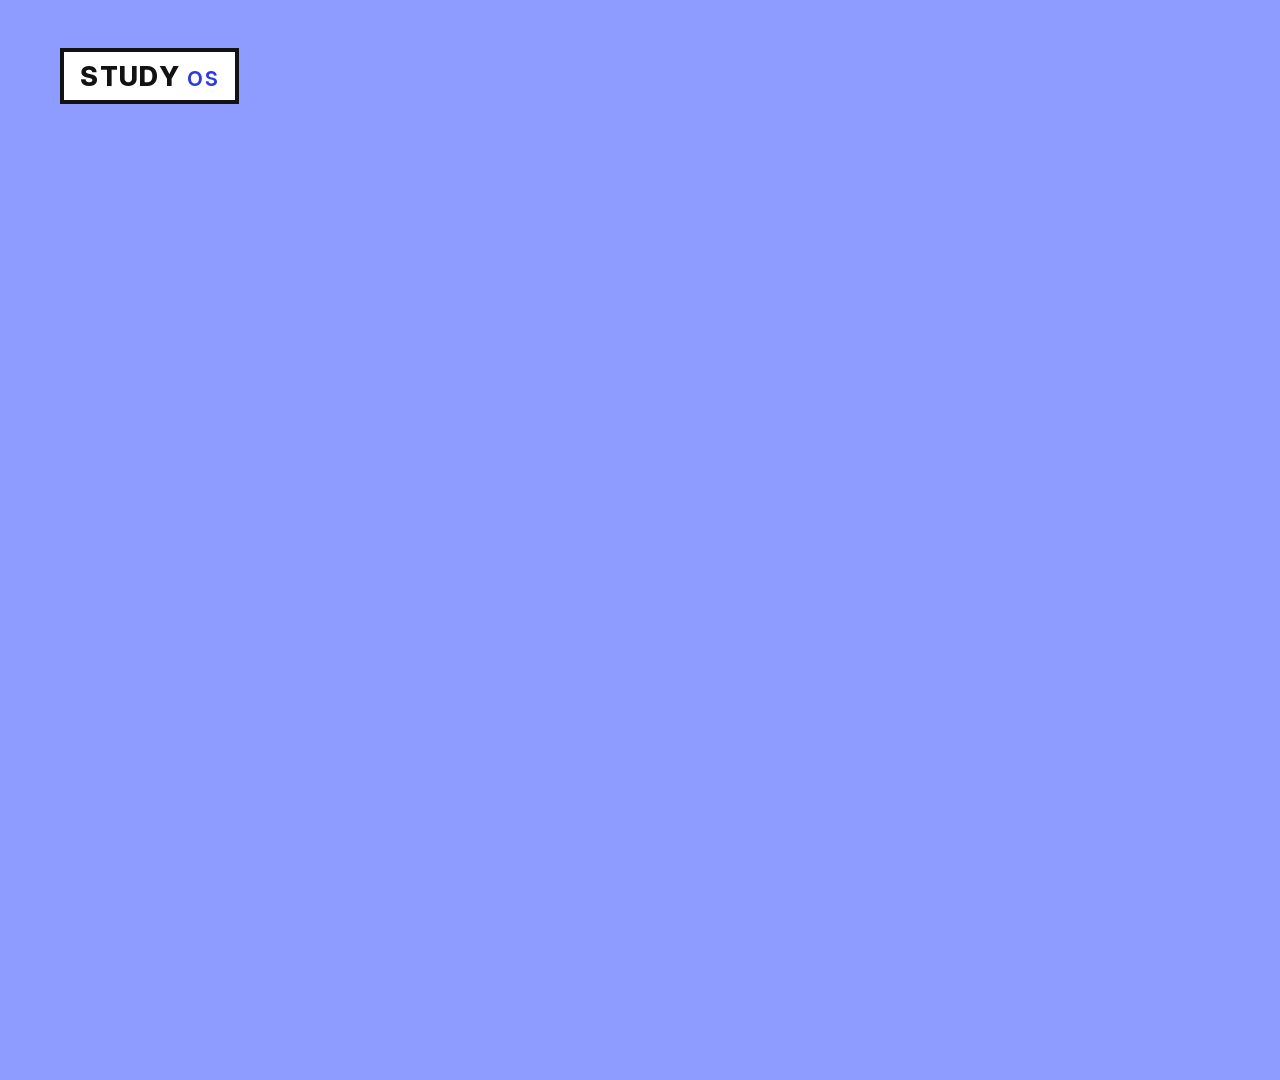
<file: play/film-wide.html>
<!doctype html><html lang="en"><head><meta charset="utf-8"><meta name="viewport" content="width=1920, height=1080"><title>Why Start With a Candle</title><style>@font-face{font-family:'SO Inter';src:url([data-uri]) format('woff2');font-weight:100 900}@font-face{font-family:'SO Mono';src:url([data-uri]) format('woff2');font-weight:400}
*{margin:0;padding:0;box-sizing:border-box}html,body{width:1920px;height:1080px;overflow:hidden;background:#faf8f3;color:#121212;font-family:'SO Inter',Inter,"Helvetica Neue",Arial,sans-serif;-webkit-font-smoothing:antialiased}
#root{position:relative;width:1920px;height:1080px;overflow:hidden}
.scene{position:absolute;inset:0;overflow:hidden;background:var(--bg);color:var(--ink)}
.in{position:absolute;inset:0;display:flex;flex-direction:column;justify-content:center;padding:110px 440px 180px 130px}
.art{position:absolute;inset:0}.art>*{position:absolute;border:4px solid #121212}
.mark{position:absolute;left:60px;top:48px;border:4px solid #121212;background:#fff;color:#121212;padding:.28em .6em;font-size:27px;font-weight:800;letter-spacing:.05em;z-index:4}.mark b{font-weight:500;color:#2f3cdc}
.kick{font-family:'SO Mono',monospace;font-size:27px;letter-spacing:.06em;text-transform:uppercase;margin-bottom:1em}
h1{font-size:142px;line-height:.9;letter-spacing:-.055em;font-weight:800;text-transform:uppercase;text-wrap:balance}h2{font-size:100px;line-height:.94;letter-spacing:-.05em;font-weight:800;text-transform:uppercase;text-wrap:balance;margin-bottom:.6em}
.w{display:inline-block;white-space:pre}.w.hi{color:var(--ac)}.big{font-size:250px;line-height:.86;letter-spacing:-.07em;font-weight:800;text-transform:uppercase;overflow-wrap:anywhere}.sub{font-size:46px;line-height:1.25;margin-top:.8em;max-width:24em;font-weight:500}
.list{display:flex;flex-direction:column;gap:22px;align-items:flex-start}.item{display:flex;gap:22px;align-items:center;font-size:46px;line-height:1.15;background:#fff;color:#121212;border:4px solid #121212;border-radius:26px;box-shadow:9px 9px 0 #121212;padding:.5em .9em .5em .6em;min-width:52%}.item b{display:block;font-weight:750;letter-spacing:-.02em}.item small{display:block;font-size:.7em;margin-top:.15em;font-weight:450}
.n{flex:none;width:1.55em;height:1.55em;border-radius:50%;display:grid;place-items:center;background:var(--cd);border:4px solid #121212;font-weight:800;color:#121212}.dot{flex:none;width:.85em;height:.85em;border-radius:50%;background:var(--cd);border:4px solid #121212}
.cols{display:flex;flex-direction:row;gap:40px}.col{flex:1;border-radius:26px;padding:1em;background:#fff;color:#121212;border:4px solid #121212;box-shadow:9px 9px 0 #121212;font-size:46px}.col:nth-child(2n){background:var(--cd)}.col b{display:block;font-size:1.15em;letter-spacing:-.03em;margin-bottom:.35em;font-weight:800}.col small{font-size:.78em;line-height:1.3;font-weight:500}
.ring{width:1.6em;height:1.6em;border-radius:50%;border:7px solid #121212;background:var(--ac);display:grid;place-items:center;font-weight:800;font-size:142px;margin-bottom:.35em;color:#121212;box-shadow:9px 9px 0 #121212}
.cap{position:absolute;left:6%;right:6%;bottom:56px;text-align:center;z-index:50}.cap span{display:inline-block;background:#121212;color:#fff;border-radius:26px;padding:.42em .8em;font-size:37px;font-weight:650;line-height:1.25;text-wrap:balance}.cap i{font-style:normal;opacity:.42}.cap i.on{opacity:1}
.bar{position:absolute;left:0;bottom:0;height:12px;background:#121212;width:100%;transform-origin:0 50%;z-index:60}
</style></head><body><div id="root" data-composition-id="main" data-start="0" data-duration="101.41" data-width="1920" data-height="1080"><section class="scene clip" id="s0" data-start="0.00" data-duration="7.22" data-track-index="1" data-hf-allow-overflow style="--bg:#8f9cff;--ink:#121212;--ac:#d7322a;--cd:#ffc93c;z-index:1"><div class="art"><div data-p="0.58" data-v="0.35" style="left:1190px;top:-194px;width:388px;height:388px;border-radius:50% 50% 0 0;background:#d7322a"></div><div data-p="0.74" data-v="0.5" style="left:1641px;top:-39px;width:213px;height:213px;border-radius:50%;background:transparent;border-width:34px;border-color:#ffc93c"></div></div><div class="mark">STUDY <b>os</b></div><div class="in"><div class="kick" data-in="0.1">The Chemical History of a Candle</div><h1><span class="w" data-in="0.20">Why</span> <span class="w" data-in="0.26">Start</span> <span class="w" data-in="0.32">With</span> <span class="w" data-in="0.38">a</span> <span class="w hi" data-in="0.44">Candle</span></h1><p class="sub" data-in="0.8">Faraday&#x27;s first lesson on nature</p></div></section><section class="scene clip" id="s1" data-start="7.22" data-duration="16.22" data-track-index="1" data-hf-allow-overflow style="--bg:#f39ac3;--ink:#121212;--ac:#2f3cdc;--cd:#ffc93c;z-index:2"><div class="art"><div data-p="0.43" data-v="0.35" style="left:1571px;top:839px;width:388px;height:388px;border-radius:50%;background:transparent;border-width:54px;border-color:#ffc93c"></div><div data-p="0.79" data-v="0.5" style="left:1190px;top:-116px;width:213px;height:213px;border-radius:50%;background:#2f3cdc"></div></div><div class="mark">STUDY <b>os</b></div><div class="in"><h2><span class="w" data-in="0.15">One</span> <span class="w" data-in="0.21">flame,</span> <span class="w" data-in="0.27">many</span> <span class="w hi" data-in="0.33">laws</span></h2><div class="list"><div class="item" data-in="0.70" data-k="side"><span class="dot"></span><div><b>Faraday&#x27;s bold claim</b><small>Every law of nature shows up in a candle</small></div></div><div class="item" data-in="2.30" data-k="side"><span class="dot"></span><div><b>Natural philosophy</b><small>The old name for science</small></div></div><div class="item" data-in="3.90" data-k="side"><span class="dot"></span><div><b>An open door</b><small>One object leads to many questions</small></div></div></div></div></section><section class="scene clip" id="s2" data-start="23.44" data-duration="14.68" data-track-index="1" data-hf-allow-overflow style="--bg:#f26b2e;--ink:#121212;--ac:#faf8f3;--cd:#ffc93c;z-index:3"><div class="art"><div data-p="0.28" data-v="0.35" style="left:1641px;top:-116px;width:388px;height:388px;border-radius:50%;background:#faf8f3"></div><div data-p="0.84" data-v="0.5" style="left:1571px;top:917px;width:213px;height:213px;background:#ffc93c;border-radius:46px"></div></div><div class="mark">STUDY <b>os</b></div><div class="in"><h2><span class="w" data-in="0.15">What</span> <span class="w" data-in="0.21">happens</span> <span class="w" data-in="0.27">as</span> <span class="w" data-in="0.33">a</span> <span class="w hi" data-in="0.39">candle</span> <span class="w hi" data-in="0.45">burns</span></h2><div class="list"><div class="item" data-in="0.70" data-k="side"><span class="n">1</span><div><b>Solid wax melts to liquid</b></div></div><div class="item" data-in="2.30" data-k="side"><span class="n">2</span><div><b>Liquid climbs up the wick</b></div></div><div class="item" data-in="3.90" data-k="side"><span class="n">3</span><div><b>Air feeds the flame</b></div></div><div class="item" data-in="5.50" data-k="side"><span class="n">4</span><div><b>Heat and light come out</b></div></div></div></div></section><section class="scene clip" id="s3" data-start="38.12" data-duration="18.07" data-track-index="1" data-hf-allow-overflow style="--bg:#ffc93c;--ink:#121212;--ac:#2f3cdc;--cd:#f39ac3;z-index:4"><div class="art"><div data-p="0.13" data-v="0.35" style="left:1190px;top:-194px;width:388px;height:388px;background:#f39ac3;border-radius:46px"></div><div data-p="0.89" data-v="0.5" style="left:1641px;top:-39px;width:213px;height:213px;border-radius:50% 50% 0 0;background:#2f3cdc"></div></div><div class="mark">STUDY <b>os</b></div><div class="in"><h2><span class="w" data-in="0.15">Candle-wood:</span> <span class="w" data-in="0.21">a</span> <span class="w" data-in="0.27">natural</span> <span class="w hi" data-in="0.33">candle</span></h2><div class="cols"><div class="col" data-in="0.55" data-k="pop"><b>What it is</b><small>Hard wood from Irish bogs, split into torches</small></div><div class="col" data-in="0.90" data-k="pop"><b>What it has</b><small>Fuel, a way to carry it, air, heat and light</small></div><div class="col" data-in="1.25" data-k="pop"><b>Why it matters</b><small>One piece of wood does it all alone</small></div></div></div></section><section class="scene clip" id="s4" data-start="56.19" data-duration="16.60" data-track-index="1" data-hf-allow-overflow style="--bg:#1a7748;--ink:#ffffff;--ac:#ffc93c;--cd:#f39ac3;z-index:5"><div class="art"><div data-p="0.98" data-v="0.35" style="left:1571px;top:839px;width:388px;height:388px;border-radius:50% 50% 0 0;background:#ffc93c"></div><div data-p="0.94" data-v="0.5" style="left:1190px;top:-116px;width:213px;height:213px;border-radius:50%;background:transparent;border-width:34px;border-color:#f39ac3"></div></div><div class="mark">STUDY <b>os</b></div><div class="in"><div class="big" data-in="0.15" data-k="pop">Plain words</div><p class="sub" data-in="0.60">Serious science needs no hard language</p></div></section><section class="scene clip" id="s5" data-start="72.79" data-duration="21.25" data-track-index="1" data-hf-allow-overflow style="--bg:#2f3cdc;--ink:#ffffff;--ac:#ffc93c;--cd:#8f9cff;z-index:6"><div class="art"><div data-p="0.83" data-v="0.35" style="left:1641px;top:-116px;width:388px;height:388px;border-radius:50%;background:transparent;border-width:54px;border-color:#8f9cff"></div><div data-p="0.99" data-v="0.5" style="left:1571px;top:917px;width:213px;height:213px;border-radius:50%;background:#ffc93c"></div></div><div class="mark">STUDY <b>os</b></div><div class="in"><h2><span class="w" data-in="0.15">Everyday</span> <span class="w" data-in="0.21">candles</span> <span class="w" data-in="0.27">teach</span> <span class="w hi" data-in="0.33">something</span></h2><div class="list"><div class="item" data-in="0.70" data-k="side"><span class="dot"></span><div><b>Dips</b><small>Cotton dipped again and again in melted fat</small></div></div><div class="item" data-in="2.30" data-k="side"><span class="dot"></span><div><b>Miners&#x27; candles</b><small>Small, since a small flame was thought safer</small></div></div><div class="item" data-in="3.90" data-k="side"><span class="dot"></span><div><b>Candle from the sea</b><small>Still burned after years in salt water</small></div></div></div></div></section><section class="scene clip" id="s6" data-start="94.04" data-duration="7.37" data-track-index="1" data-hf-allow-overflow style="--bg:#faf8f3;--ink:#121212;--ac:#d7322a;--cd:#8f9cff;z-index:7"><div class="art"><div data-p="0.68" data-v="0.35" style="left:1190px;top:-194px;width:388px;height:388px;border-radius:50%;background:#d7322a"></div><div data-p="0.04" data-v="0.5" style="left:1641px;top:-39px;width:213px;height:213px;background:#8f9cff;border-radius:46px"></div></div><div class="mark">STUDY <b>os</b></div><div class="in"><div><div class="ring" data-in="0.15" data-k="pop">?</div></div><h1><span class="w" data-in="0.35">What</span> <span class="w" data-in="0.41">else</span> <span class="w" data-in="0.47">does</span> <span class="w" data-in="0.53">a</span> <span class="w" data-in="0.59">flame</span> <span class="w hi" data-in="0.65">teach</span> <span class="w hi" data-in="0.71">you?</span></h1></div></section><div class="cap clip" data-start="0.10" data-duration="3.56" data-track-index="2"><span><i>Where</i> <i>should</i> <i>you</i> <i>begin</i> <i>if</i> <i>you</i> <i>want</i> <i>to</i> <i>understand</i> <i>how</i> <i>nature</i></span></div><div class="cap clip" data-start="3.66" data-duration="2.91" data-track-index="2"><span><i>works?</i> <i>Michael</i> <i>Faraday</i> <i>chose</i> <i>a</i> <i>candle.</i> <i>Here</i> <i>is</i> <i>why.</i></span></div><div class="cap clip" data-start="7.32" data-duration="3.21" data-track-index="2"><span><i>Faraday</i> <i>said</i> <i>no</i> <i>law</i> <i>that</i> <i>governs</i> <i>the</i> <i>universe</i> <i>fails</i> <i>to</i> <i>come</i></span></div><div class="cap clip" data-start="10.53" data-duration="3.21" data-track-index="2"><span><i>into</i> <i>play</i> <i>in</i> <i>a</i> <i>candle.</i> <i>He</i> <i>called</i> <i>it</i> <i>the</i> <i>most</i> <i>open</i></span></div><div class="cap clip" data-start="13.74" data-duration="3.21" data-track-index="2"><span><i>door</i> <i>into</i> <i>natural</i> <i>philosophy.</i> <i>That</i> <i>is</i> <i>the</i> <i>old</i> <i>word</i> <i>for</i> <i>what</i></span></div><div class="cap clip" data-start="16.95" data-duration="3.21" data-track-index="2"><span><i>we</i> <i>now</i> <i>call</i> <i>science.</i> <i>He</i> <i>did</i> <i>not</i> <i>mean</i> <i>a</i> <i>candle</i> <i>is</i></span></div><div class="cap clip" data-start="20.16" data-duration="2.63" data-track-index="2"><span><i>the</i> <i>biggest</i> <i>subject.</i> <i>He</i> <i>meant</i> <i>it</i> <i>leads</i> <i>almost</i> <i>everywhere.</i></span></div><div class="cap clip" data-start="23.54" data-duration="3.13" data-track-index="2"><span><i>Watch</i> <i>one</i> <i>candle</i> <i>and</i> <i>you</i> <i>see</i> <i>four</i> <i>things</i> <i>in</i> <i>a</i> <i>row.</i></span></div><div class="cap clip" data-start="26.67" data-duration="3.13" data-track-index="2"><span><i>Hard</i> <i>wax</i> <i>turns</i> <i>to</i> <i>liquid.</i> <i>The</i> <i>liquid</i> <i>moves</i> <i>up</i> <i>the</i> <i>wick.</i></span></div><div class="cap clip" data-start="29.79" data-duration="3.13" data-track-index="2"><span><i>Air</i> <i>reaches</i> <i>the</i> <i>flame.</i> <i>Then</i> <i>heat</i> <i>and</i> <i>light</i> <i>leave</i> <i>it.</i> <i>Each</i></span></div><div class="cap clip" data-start="32.92" data-duration="3.13" data-track-index="2"><span><i>step</i> <i>is</i> <i>a</i> <i>different</i> <i>part</i> <i>of</i> <i>nature</i> <i>at</i> <i>work,</i> <i>and</i> <i>each</i></span></div><div class="cap clip" data-start="36.05" data-duration="1.42" data-track-index="2"><span><i>one</i> <i>raises</i> <i>its</i> <i>own</i> <i>question.</i></span></div><div class="cap clip" data-start="38.22" data-duration="3.66" data-track-index="2"><span><i>Faraday&#x27;s</i> <i>own</i> <i>example</i> <i>was</i> <i>candle-wood,</i> <i>found</i> <i>in</i> <i>Irish</i> <i>bogs.</i> <i>People</i> <i>split</i></span></div><div class="cap clip" data-start="41.88" data-duration="3.66" data-track-index="2"><span><i>it</i> <i>into</i> <i>splinters</i> <i>and</i> <i>burned</i> <i>it</i> <i>like</i> <i>a</i> <i>candle.</i> <i>It</i> <i>has</i></span></div><div class="cap clip" data-start="45.55" data-duration="3.66" data-track-index="2"><span><i>fuel,</i> <i>which</i> <i>is</i> <i>the</i> <i>material</i> <i>that</i> <i>burns.</i> <i>It</i> <i>carries</i> <i>that</i> <i>fuel</i></span></div><div class="cap clip" data-start="49.21" data-duration="3.66" data-track-index="2"><span><i>to</i> <i>where</i> <i>burning</i> <i>happens.</i> <i>Air</i> <i>arrives</i> <i>steadily.</i> <i>Heat</i> <i>and</i> <i>light</i> <i>come</i></span></div><div class="cap clip" data-start="52.88" data-duration="2.66" data-track-index="2"><span><i>out.</i> <i>So</i> <i>he</i> <i>called</i> <i>it</i> <i>a</i> <i>natural</i> <i>candle.</i></span></div><div class="cap clip" data-start="56.29" data-duration="3.79" data-track-index="2"><span><i>Faraday</i> <i>also</i> <i>chose</i> <i>how</i> <i>to</i> <i>speak.</i> <i>He</i> <i>wanted</i> <i>to</i> <i>be</i> <i>honest,</i></span></div><div class="cap clip" data-start="60.08" data-duration="3.79" data-track-index="2"><span><i>serious</i> <i>and</i> <i>scientific.</i> <i>Yet</i> <i>he</i> <i>spoke</i> <i>to</i> <i>young</i> <i>people</i> <i>as</i> <i>if</i></span></div><div class="cap clip" data-start="63.87" data-duration="3.79" data-track-index="2"><span><i>he</i> <i>were</i> <i>young</i> <i>himself,</i> <i>even</i> <i>though</i> <i>his</i> <i>words</i> <i>would</i> <i>be</i> <i>printed.</i></span></div><div class="cap clip" data-start="67.66" data-duration="3.79" data-track-index="2"><span><i>The</i> <i>lesson</i> <i>is</i> <i>simple.</i> <i>A</i> <i>big</i> <i>idea</i> <i>can</i> <i>be</i> <i>told</i> <i>in</i></span></div><div class="cap clip" data-start="71.45" data-duration="0.69" data-track-index="2"><span><i>simple</i> <i>words.</i></span></div><div class="cap clip" data-start="72.89" data-duration="4.10" data-track-index="2"><span><i>Faraday</i> <i>started</i> <i>with</i> <i>what</i> <i>candles</i> <i>are</i> <i>made</i> <i>of.</i> <i>Dips</i> <i>are</i> <i>cotton</i></span></div><div class="cap clip" data-start="76.99" data-duration="4.10" data-track-index="2"><span><i>dipped</i> <i>in</i> <i>melted</i> <i>tallow,</i> <i>which</i> <i>is</i> <i>animal</i> <i>fat,</i> <i>over</i> <i>and</i> <i>over.</i></span></div><div class="cap clip" data-start="81.09" data-duration="4.10" data-track-index="2"><span><i>Miners</i> <i>used</i> <i>tiny</i> <i>candles,</i> <i>because</i> <i>a</i> <i>small</i> <i>flame</i> <i>was</i> <i>thought</i> <i>less</i></span></div><div class="cap clip" data-start="85.19" data-duration="4.10" data-track-index="2"><span><i>likely</i> <i>to</i> <i>set</i> <i>off</i> <i>dangerous</i> <i>gas.</i> <i>One</i> <i>candle</i> <i>was</i> <i>pulled</i> <i>from</i></span></div><div class="cap clip" data-start="89.29" data-duration="4.10" data-track-index="2"><span><i>the</i> <i>sea</i> <i>and</i> <i>still</i> <i>burned.</i> <i>Each</i> <i>is</i> <i>ordinary.</i> <i>Each</i> <i>teaches</i> <i>something.</i></span></div><div class="cap clip" data-start="94.14" data-duration="3.17" data-track-index="2"><span><i>Think</i> <i>of</i> <i>a</i> <i>candle</i> <i>you</i> <i>have</i> <i>seen</i> <i>burning.</i> <i>What</i> <i>questions</i> <i>would</i></span></div><div class="cap clip" data-start="97.31" data-duration="3.17" data-track-index="2"><span><i>you</i> <i>ask</i> <i>about</i> <i>the</i> <i>wax,</i> <i>the</i> <i>wick,</i> <i>the</i> <i>air</i> <i>or</i> <i>the</i></span></div><div class="cap clip" data-start="100.47" data-duration="0.40" data-track-index="2"><span><i>light?</i></span></div><div class="bar"></div></div><script>window.__film={"duration": 101.41, "w": 1920, "h": 1080};</script><script>
(function(){
var F=window.__film,D=F.duration,root=document.getElementById('root'),now=0;
var ease=function(p){p=p<0?0:p>1?1:p;return 1-Math.pow(1-p,4)},back=function(p){p=p<0?0:p>1?1:p;var q=p-1;return 1+2.2*q*q*q+1.2*q*q};
var scenes=[].map.call(root.querySelectorAll('.scene'),function(el,i){return{el:el,i:i,s:+el.dataset.start,d:+el.dataset.duration,parts:[].map.call(el.querySelectorAll('[data-in]'),function(x){return{el:x,at:+x.dataset.in,k:x.dataset.k||'up'}}),art:[].map.call(el.querySelectorAll('.art>*'),function(x){return{el:x,p:+x.dataset.p,v:+x.dataset.v}})}});
var caps=[].map.call(root.querySelectorAll('.cap'),function(el){return{el:el,s:+el.dataset.start,d:+el.dataset.duration,w:[].slice.call(el.querySelectorAll('i'))}});
var bar=root.querySelector('.bar');
function draw(t){now=t=Math.max(0,Math.min(D,t));
 scenes.forEach(function(c){var l=t-c.s,last=c.i===scenes.length-1,on=l>=0&&(l<c.d+.5||last);c.el.style.visibility=on?'visible':'hidden';if(!on)return;
  var e=c.i?ease(l/.5):1,v=(1-e)*100;c.el.style.clipPath=e>=1?'none':c.i%3===0?'inset(0 0 '+v+'% 0)':c.i%3===1?'inset(0 0 0 '+v+'%)':'circle('+(e*125)+'% at 12% 88%)';
  c.art.forEach(function(a){var q=t*a.v+a.p*6.28,g=back(l/.8-a.p*.25);a.el.style.transform='translate('+(Math.sin(q)*F.w*.014)+'px,'+(Math.cos(q*1.2)*F.h*.018)+'px) rotate('+(q*9*(a.p>.5?1:-1))+'deg) scale('+g+')'});
  c.parts.forEach(function(p){var x=l-p.at,f=ease(x/.55);p.el.style.opacity=x>0?1:0;p.el.style.transform=p.k==='pop'?'scale('+Math.max(0,back(x/.6))+') rotate('+((1-f)*-5)+'deg)':p.k==='side'?'translateX('+((1-f)*-F.w*.09)+'px) rotate('+((1-f)*-3)+'deg)':'translateY('+((1-f)*F.h*.07)+'px)'})});
 caps.forEach(function(c){var l=t-c.s,on=l>=0&&l<c.d;c.el.style.visibility=on?'visible':'hidden';if(on){var n=Math.floor(l/c.d*c.w.length+.6);c.w.forEach(function(w,i){w.className=i<=n?'on':''})}});
 if(bar)bar.style.transform='scaleX('+(t/D)+')';}
var tl={seek:function(t){if(typeof t==='number')draw(t);return tl},time:function(t){if(t===undefined)return now;draw(t);return tl},totalTime:function(t){if(t===undefined)return now;draw(t);return tl},progress:function(p){if(p===undefined)return now/D;draw(p*D);return tl},
 duration:function(){return D},totalDuration:function(){return D},pause:function(t){if(typeof t==='number')draw(t);return tl},play:function(){return tl},paused:function(){return true},kill:function(){return tl},timeScale:function(){return 1},add:function(){return tl},getChildren:function(){return[]},isActive:function(){return false},render:function(t){draw(t);return tl}};
window.__timelines=window.__timelines||{};window.__timelines.main=tl;draw(0);
window.addEventListener('message',function(e){if(e.data&&typeof e.data.t==='number')draw(e.data.t)});
if(window.parent!==window)window.parent.postMessage({film:'ready'},'*');
})();
</script></body></html>
</file>
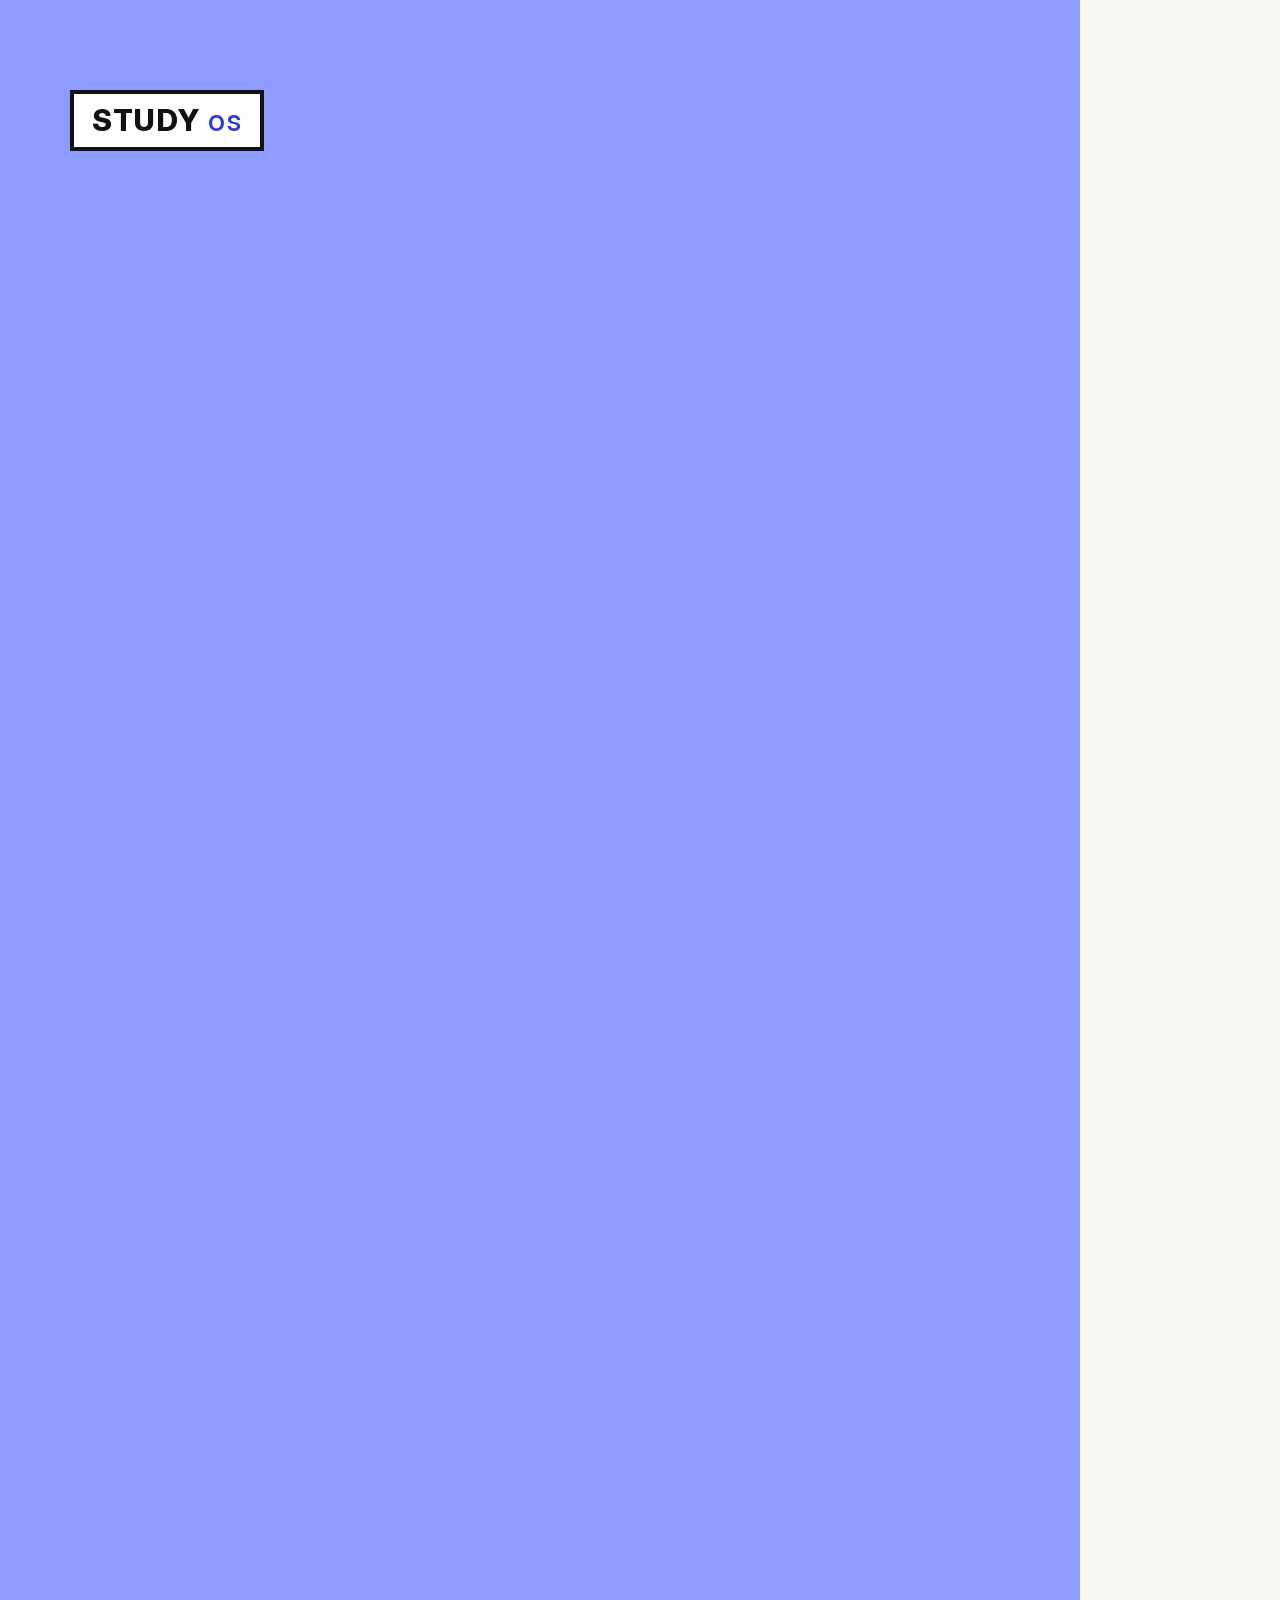
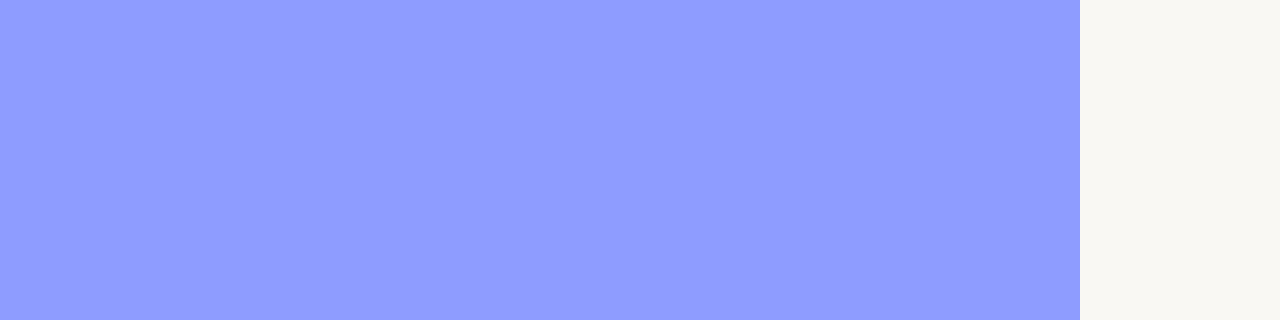
<file: play/film.html>
<!doctype html><html lang="en"><head><meta charset="utf-8"><meta name="viewport" content="width=1080, height=1920"><title>Why Start With a Candle?</title><style>@font-face{font-family:'SO Inter';src:url([data-uri]) format('woff2');font-weight:100 900}@font-face{font-family:'SO Mono';src:url([data-uri]) format('woff2');font-weight:400}
*{margin:0;padding:0;box-sizing:border-box}html,body{width:1080px;height:1920px;overflow:hidden;background:#faf8f3;color:#121212;font-family:'SO Inter',Inter,"Helvetica Neue",Arial,sans-serif;-webkit-font-smoothing:antialiased}
#root{position:relative;width:1080px;height:1920px;overflow:hidden}
.scene{position:absolute;inset:0;overflow:hidden;background:var(--bg);color:var(--ink)}
.in{position:absolute;inset:0;display:flex;flex-direction:column;justify-content:center;padding:190px 80px 430px}
.art{position:absolute;inset:0}.art>*{position:absolute;border:4px solid #121212}
.mark{position:absolute;left:70px;top:90px;border:4px solid #121212;background:#fff;color:#121212;padding:.28em .6em;font-size:30px;font-weight:800;letter-spacing:.05em;z-index:4}.mark b{font-weight:500;color:#2f3cdc}
.kick{font-family:'SO Mono',monospace;font-size:30px;letter-spacing:.06em;text-transform:uppercase;margin-bottom:1em}
h1{font-size:122px;line-height:.9;letter-spacing:-.055em;font-weight:800;text-transform:uppercase;text-wrap:balance}h2{font-size:96px;line-height:.94;letter-spacing:-.05em;font-weight:800;text-transform:uppercase;text-wrap:balance;margin-bottom:.6em}
.w{display:inline-block;white-space:pre}.w.hi{color:var(--ac)}.big{font-size:200px;line-height:.86;letter-spacing:-.07em;font-weight:800;text-transform:uppercase;overflow-wrap:anywhere}.sub{font-size:47px;line-height:1.25;margin-top:.8em;max-width:24em;font-weight:500}
.list{display:flex;flex-direction:column;gap:26px;align-items:flex-start}.item{display:flex;gap:26px;align-items:center;font-size:47px;line-height:1.15;background:#fff;color:#121212;border:4px solid #121212;border-radius:26px;box-shadow:9px 9px 0 #121212;padding:.5em .9em .5em .6em;min-width:52%}.item b{display:block;font-weight:750;letter-spacing:-.02em}.item small{display:block;font-size:.7em;margin-top:.15em;font-weight:450}
.n{flex:none;width:1.55em;height:1.55em;border-radius:50%;display:grid;place-items:center;background:var(--cd);border:4px solid #121212;font-weight:800;color:#121212}.dot{flex:none;width:.85em;height:.85em;border-radius:50%;background:var(--cd);border:4px solid #121212}
.cols{display:flex;flex-direction:column;gap:40px}.col{flex:1;border-radius:26px;padding:1em;background:#fff;color:#121212;border:4px solid #121212;box-shadow:9px 9px 0 #121212;font-size:47px}.col:nth-child(2n){background:var(--cd)}.col b{display:block;font-size:1.15em;letter-spacing:-.03em;margin-bottom:.35em;font-weight:800}.col small{font-size:.78em;line-height:1.3;font-weight:500}
.ring{width:1.6em;height:1.6em;border-radius:50%;border:7px solid #121212;background:var(--ac);display:grid;place-items:center;font-weight:800;font-size:122px;margin-bottom:.35em;color:#121212;box-shadow:9px 9px 0 #121212}
.cap{position:absolute;left:6%;right:6%;bottom:230px;text-align:center;z-index:50}.cap span{display:inline-block;background:#121212;color:#fff;border-radius:26px;padding:.42em .8em;font-size:50px;font-weight:650;line-height:1.25;text-wrap:balance}.cap i{font-style:normal;opacity:.42}.cap i.on{opacity:1}
.bar{position:absolute;left:0;bottom:0;height:12px;background:#121212;width:100%;transform-origin:0 50%;z-index:60}
</style></head><body><div id="root" data-composition-id="main" data-start="0" data-duration="40.27" data-width="1080" data-height="1920"><section class="scene clip" id="s0" data-start="0.00" data-duration="5.86" data-track-index="1" data-hf-allow-overflow style="--bg:#8f9cff;--ink:#121212;--ac:#d7322a;--cd:#ffc93c;z-index:1"><div class="art"><div data-p="0.58" data-v="0.35" style="left:-194px;top:1382px;width:388px;height:388px;border-radius:50% 50% 0 0;background:#d7322a"></div><div data-p="0.74" data-v="0.5" style="left:839px;top:-78px;width:213px;height:213px;border-radius:50%;background:transparent;border-width:34px;border-color:#ffc93c"></div></div><div class="mark">STUDY <b>os</b></div><div class="in"><div><div class="ring" data-in="0.15" data-k="pop">?</div></div><h1><span class="w" data-in="0.35">Can</span> <span class="w" data-in="0.41">one</span> <span class="w" data-in="0.47">candle</span> <span class="w" data-in="0.53">show</span> <span class="w hi" data-in="0.59">nature&#x27;s</span> <span class="w hi" data-in="0.65">laws?</span></h1></div></section><section class="scene clip" id="s1" data-start="5.86" data-duration="7.51" data-track-index="1" data-hf-allow-overflow style="--bg:#f39ac3;--ink:#121212;--ac:#2f3cdc;--cd:#ffc93c;z-index:2"><div class="art"><div data-p="0.43" data-v="0.35" style="left:886px;top:1286px;width:388px;height:388px;border-radius:50%;background:transparent;border-width:54px;border-color:#ffc93c"></div><div data-p="0.79" data-v="0.5" style="left:-194px;top:1382px;width:213px;height:213px;border-radius:50%;background:#2f3cdc"></div></div><div class="mark">STUDY <b>os</b></div><div class="in"><h2><span class="w" data-in="0.15">What</span> <span class="w" data-in="0.21">happens</span> <span class="w" data-in="0.27">as</span> <span class="w" data-in="0.33">a</span> <span class="w hi" data-in="0.39">candle</span> <span class="w hi" data-in="0.45">burns</span></h2><div class="list"><div class="item" data-in="0.70" data-k="side"><span class="n">1</span><div><b>Solid wax melts to liquid</b></div></div><div class="item" data-in="2.03" data-k="side"><span class="n">2</span><div><b>Liquid climbs up the wick</b></div></div><div class="item" data-in="3.35" data-k="side"><span class="n">3</span><div><b>Air feeds the flame</b></div></div><div class="item" data-in="4.68" data-k="side"><span class="n">4</span><div><b>Heat and light come out</b></div></div></div></div></section><section class="scene clip" id="s2" data-start="13.37" data-duration="9.24" data-track-index="1" data-hf-allow-overflow style="--bg:#f26b2e;--ink:#121212;--ac:#faf8f3;--cd:#ffc93c;z-index:3"><div class="art"><div data-p="0.28" data-v="0.35" style="left:839px;top:-78px;width:388px;height:388px;border-radius:50%;background:#faf8f3"></div><div data-p="0.84" data-v="0.5" style="left:886px;top:1286px;width:213px;height:213px;background:#ffc93c;border-radius:46px"></div></div><div class="mark">STUDY <b>os</b></div><div class="in"><h2><span class="w" data-in="0.15">What</span> <span class="w" data-in="0.21">a</span> <span class="w" data-in="0.27">candle</span> <span class="w hi" data-in="0.33">needs</span></h2><div class="list"><div class="item" data-in="0.70" data-k="side"><span class="dot"></span><div><b>Fuel</b><small>the material that burns</small></div></div><div class="item" data-in="2.30" data-k="side"><span class="dot"></span><div><b>A way to carry the fuel</b></div></div><div class="item" data-in="3.90" data-k="side"><span class="dot"></span><div><b>Steady air supply</b></div></div><div class="item" data-in="5.50" data-k="side"><span class="dot"></span><div><b>Heat and light as the result</b></div></div></div></div></section><section class="scene clip" id="s3" data-start="22.61" data-duration="6.48" data-track-index="1" data-hf-allow-overflow style="--bg:#ffc93c;--ink:#121212;--ac:#2f3cdc;--cd:#f39ac3;z-index:4"><div class="art"><div data-p="0.13" data-v="0.35" style="left:-194px;top:1382px;width:388px;height:388px;background:#f39ac3;border-radius:46px"></div><div data-p="0.89" data-v="0.5" style="left:839px;top:-78px;width:213px;height:213px;border-radius:50% 50% 0 0;background:#2f3cdc"></div></div><div class="mark">STUDY <b>os</b></div><div class="in"><div class="big" data-in="0.15" data-k="pop">Plain words</div><p class="sub" data-in="0.60">Serious science, simply told</p></div></section><section class="scene clip" id="s4" data-start="29.09" data-duration="11.18" data-track-index="1" data-hf-allow-overflow style="--bg:#1a7748;--ink:#ffffff;--ac:#ffc93c;--cd:#f39ac3;z-index:5"><div class="art"><div data-p="0.98" data-v="0.35" style="left:886px;top:1286px;width:388px;height:388px;border-radius:50% 50% 0 0;background:#ffc93c"></div><div data-p="0.94" data-v="0.5" style="left:-194px;top:1382px;width:213px;height:213px;border-radius:50%;background:transparent;border-width:34px;border-color:#f39ac3"></div></div><div class="mark">STUDY <b>os</b></div><div class="in"><h1><span class="w" data-in="0.20">One</span> <span class="w" data-in="0.26">flame,</span> <span class="w" data-in="0.32">many</span> <span class="w hi" data-in="0.38">laws</span></h1><p class="sub" data-in="0.8">The open door into natural philosophy</p></div></section><div class="cap clip" data-start="0.10" data-duration="2.40" data-track-index="2"><span><i>Faraday</i> <i>said</i> <i>every</i> <i>law</i> <i>of</i> <i>nature</i> <i>shows</i> <i>up</i></span></div><div class="cap clip" data-start="2.50" data-duration="2.40" data-track-index="2"><span><i>in</i> <i>a</i> <i>candle.</i> <i>Every</i> <i>one.</i> <i>How</i> <i>can</i> <i>that</i></span></div><div class="cap clip" data-start="4.91" data-duration="0.40" data-track-index="2"><span><i>be?</i></span></div><div class="cap clip" data-start="5.96" data-duration="2.70" data-track-index="2"><span><i>Watch</i> <i>one</i> <i>burn.</i> <i>Each</i> <i>step</i> <i>shows</i> <i>a</i> <i>different</i></span></div><div class="cap clip" data-start="8.66" data-duration="2.70" data-track-index="2"><span><i>part</i> <i>of</i> <i>nature</i> <i>at</i> <i>work.</i> <i>One</i> <i>ordinary</i> <i>object</i></span></div><div class="cap clip" data-start="11.37" data-duration="1.35" data-track-index="2"><span><i>leads</i> <i>to</i> <i>many</i> <i>questions.</i></span></div><div class="cap clip" data-start="13.47" data-duration="2.52" data-track-index="2"><span><i>Faraday</i> <i>pointed</i> <i>to</i> <i>candle-wood,</i> <i>a</i> <i>hard</i> <i>wood</i> <i>from</i></span></div><div class="cap clip" data-start="15.99" data-duration="2.52" data-track-index="2"><span><i>Irish</i> <i>bogs.</i> <i>A</i> <i>splinter</i> <i>of</i> <i>it</i> <i>burns</i> <i>by</i></span></div><div class="cap clip" data-start="18.50" data-duration="2.52" data-track-index="2"><span><i>itself</i> <i>and</i> <i>has</i> <i>all</i> <i>four.</i> <i>He</i> <i>called</i> <i>it</i></span></div><div class="cap clip" data-start="21.02" data-duration="0.94" data-track-index="2"><span><i>a</i> <i>natural</i> <i>candle.</i></span></div><div class="cap clip" data-start="22.71" data-duration="2.55" data-track-index="2"><span><i>Faraday</i> <i>spoke</i> <i>to</i> <i>young</i> <i>people</i> <i>as</i> <i>if</i> <i>he</i></span></div><div class="cap clip" data-start="25.26" data-duration="2.55" data-track-index="2"><span><i>were</i> <i>young</i> <i>himself.</i> <i>Big</i> <i>ideas</i> <i>do</i> <i>not</i> <i>need</i></span></div><div class="cap clip" data-start="27.80" data-duration="0.64" data-track-index="2"><span><i>hard</i> <i>language.</i></span></div><div class="cap clip" data-start="29.19" data-duration="2.88" data-track-index="2"><span><i>So</i> <i>that</i> <i>is</i> <i>the</i> <i>answer.</i> <i>One</i> <i>small</i> <i>flame</i></span></div><div class="cap clip" data-start="32.07" data-duration="2.88" data-track-index="2"><span><i>touches</i> <i>many</i> <i>laws</i> <i>of</i> <i>nature.</i> <i>Natural</i> <i>philosophy</i> <i>is</i></span></div><div class="cap clip" data-start="34.94" data-duration="2.88" data-track-index="2"><span><i>the</i> <i>old</i> <i>name</i> <i>for</i> <i>science,</i> <i>and</i> <i>a</i> <i>candle</i></span></div><div class="cap clip" data-start="37.82" data-duration="1.80" data-track-index="2"><span><i>is</i> <i>its</i> <i>most</i> <i>open</i> <i>door.</i></span></div><div class="bar"></div></div><script>window.__film={"duration": 40.27, "w": 1080, "h": 1920};</script><script>
(function(){
var F=window.__film,D=F.duration,root=document.getElementById('root'),now=0;
var ease=function(p){p=p<0?0:p>1?1:p;return 1-Math.pow(1-p,4)},back=function(p){p=p<0?0:p>1?1:p;var q=p-1;return 1+2.2*q*q*q+1.2*q*q};
var scenes=[].map.call(root.querySelectorAll('.scene'),function(el,i){return{el:el,i:i,s:+el.dataset.start,d:+el.dataset.duration,parts:[].map.call(el.querySelectorAll('[data-in]'),function(x){return{el:x,at:+x.dataset.in,k:x.dataset.k||'up'}}),art:[].map.call(el.querySelectorAll('.art>*'),function(x){return{el:x,p:+x.dataset.p,v:+x.dataset.v}})}});
var caps=[].map.call(root.querySelectorAll('.cap'),function(el){return{el:el,s:+el.dataset.start,d:+el.dataset.duration,w:[].slice.call(el.querySelectorAll('i'))}});
var bar=root.querySelector('.bar');
function draw(t){now=t=Math.max(0,Math.min(D,t));
 scenes.forEach(function(c){var l=t-c.s,last=c.i===scenes.length-1,on=l>=0&&(l<c.d+.5||last);c.el.style.visibility=on?'visible':'hidden';if(!on)return;
  var e=c.i?ease(l/.5):1,v=(1-e)*100;c.el.style.clipPath=e>=1?'none':c.i%3===0?'inset(0 0 '+v+'% 0)':c.i%3===1?'inset(0 0 0 '+v+'%)':'circle('+(e*125)+'% at 12% 88%)';
  c.art.forEach(function(a){var q=t*a.v+a.p*6.28,g=back(l/.8-a.p*.25);a.el.style.transform='translate('+(Math.sin(q)*F.w*.014)+'px,'+(Math.cos(q*1.2)*F.h*.018)+'px) rotate('+(q*9*(a.p>.5?1:-1))+'deg) scale('+g+')'});
  c.parts.forEach(function(p){var x=l-p.at,f=ease(x/.55);p.el.style.opacity=x>0?1:0;p.el.style.transform=p.k==='pop'?'scale('+Math.max(0,back(x/.6))+') rotate('+((1-f)*-5)+'deg)':p.k==='side'?'translateX('+((1-f)*-F.w*.09)+'px) rotate('+((1-f)*-3)+'deg)':'translateY('+((1-f)*F.h*.07)+'px)'})});
 caps.forEach(function(c){var l=t-c.s,on=l>=0&&l<c.d;c.el.style.visibility=on?'visible':'hidden';if(on){var n=Math.floor(l/c.d*c.w.length+.6);c.w.forEach(function(w,i){w.className=i<=n?'on':''})}});
 if(bar)bar.style.transform='scaleX('+(t/D)+')';}
var tl={seek:function(t){if(typeof t==='number')draw(t);return tl},time:function(t){if(t===undefined)return now;draw(t);return tl},totalTime:function(t){if(t===undefined)return now;draw(t);return tl},progress:function(p){if(p===undefined)return now/D;draw(p*D);return tl},
 duration:function(){return D},totalDuration:function(){return D},pause:function(t){if(typeof t==='number')draw(t);return tl},play:function(){return tl},paused:function(){return true},kill:function(){return tl},timeScale:function(){return 1},add:function(){return tl},getChildren:function(){return[]},isActive:function(){return false},render:function(t){draw(t);return tl}};
window.__timelines=window.__timelines||{};window.__timelines.main=tl;draw(0);
window.addEventListener('message',function(e){if(e.data&&typeof e.data.t==='number')draw(e.data.t)});
if(window.parent!==window)window.parent.postMessage({film:'ready'},'*');
})();
</script></body></html>
</file>
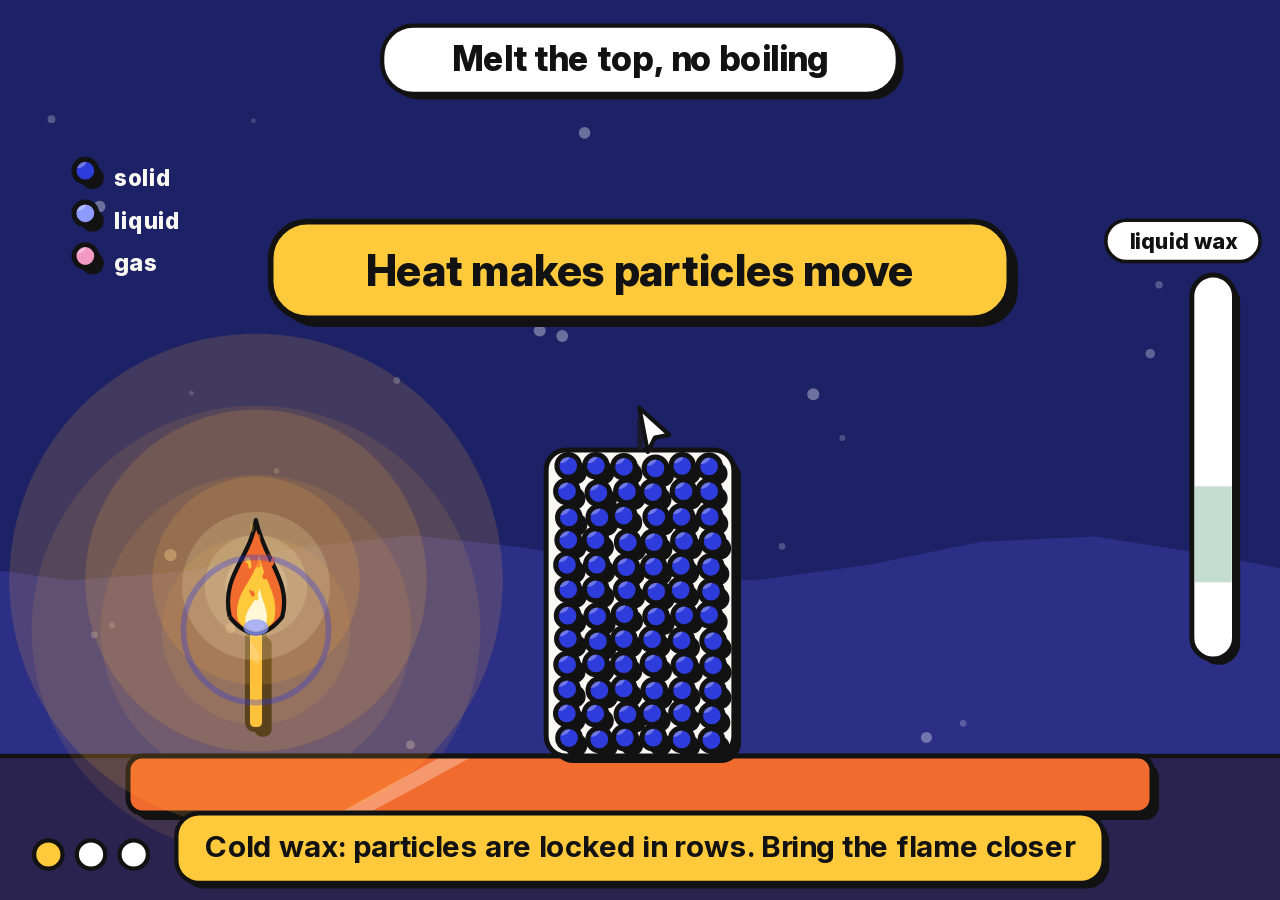
<file: play/melt.html>
<!doctype html><html><head><meta charset="utf-8"><meta name="viewport" content="width=device-width,initial-scale=1"><meta http-equiv="Content-Security-Policy" content="default-src 'none'; script-src 'unsafe-inline'; style-src 'unsafe-inline'; img-src data:; font-src data:"><script>window.onerror=function(m,s,l){parent.postMessage({game:'error',text:String(m)+' line '+l},'*')};</script><style>@font-face{font-family:'SO Inter';src:url([data-uri]) format('woff2');font-weight:100 900}@font-face{font-family:'SO Mono';src:url([data-uri]) format('woff2');font-weight:400}</style></head><body><script>/* Study OS game toolkit: the stage, light, particles, dragging, levels and celebration every game shares. */
(function () {
  var cv = document.createElement('canvas'), c = cv.getContext('2d'), G = (window.G = {});
  document.documentElement.style.cssText = 'height:100%';
  document.body.style.cssText = 'margin:0;height:100%;overflow:hidden;background:#faf8f3;touch-action:none;user-select:none;-webkit-user-select:none;cursor:grab';
  document.body.appendChild(cv);
  var INK = '#121212', P = [], motes = [], bodies = {}, shake = 0, toast = null, goal = '', goalAt = 0, gauge = null, hint = null, done = false, changing = false, flash = 0, again = null, zoom = 1;
  G.c = c; G.t = 0; G.level = 1; G.W = 900; G.H = 560; G.colors = { blue: '#2f3cdc', yellow: '#ffc93c', pink: '#f39ac3', sky: '#8f9cff', orange: '#f26b2e', green: '#1a7748', ink: INK, paper: '#faf8f3' };
  G.ease = function (p) { p = p < 0 ? 0 : p > 1 ? 1 : p; return 1 - Math.pow(1 - p, 3); };
  G.lerp = function (a, b, p) { return a + (b - a) * p; };
  G.clamp = function (v, a, b) { return v < a ? a : v > b ? b : v; };
  G.rand = function (a, b) { return a + Math.random() * (b - a); };
  G.dist = function (x, y, a, b) { return Math.hypot(x - a, y - b); };
  var ptr = (G.pointer = { x: 450, y: 280, down: false, vx: 0, vy: 0, dx: 0, dy: 0 });
  // Everything is drawn in a 900 x 560 world (or 560 x 800 on a tall screen) that fills the window.
  function fit() {
    var d = Math.min(2, window.devicePixelRatio || 1), w = window.innerWidth || 900, h = window.innerHeight || 560, tall = h > w;
    G.W = tall ? 560 : 900; G.H = tall ? 800 : 560;
    var k = Math.min(w / G.W, h / G.H);
    G.H = h / k; G.W = w / k; G.tall = tall; zoom = k * d;
    cv.width = w * d; cv.height = h * d; cv.style.cssText = 'display:block;width:' + w + 'px;height:' + h + 'px';
  }
  function at(e) { var d = Math.min(2, window.devicePixelRatio || 1); return [e.clientX * d / zoom, e.clientY * d / zoom]; }
  window.addEventListener('resize', fit); fit();
  for (var i = 0; i < 34; i++) motes.push([Math.random(), Math.random(), Math.random()]);
  function move(e) { var a = at(e); ptr.vx = a[0] - ptr.x; ptr.vy = a[1] - ptr.y; ptr.x = a[0]; ptr.y = a[1]; }
  cv.addEventListener('pointerdown', function (e) {
    move(e); ptr.down = true; ptr.vx = ptr.vy = 0; hint = null; document.body.style.cursor = 'grabbing';
    try { cv.setPointerCapture(e.pointerId); } catch (x) {}
    if (again && G.dist(ptr.x, ptr.y, G.W / 2, G.H / 2 + 120) < 130) { again = null; done = false; G.level = 1; start(); return; }
    var best = null, bd = 1e9;
    for (var k in bodies) { var b = bodies[k]; if (b.seen < G.frame - 2) continue; var q = G.dist(ptr.x, ptr.y, b.x, b.y); if (q < b.r + 22 && q < bd) { bd = q; best = b; } }
    if (best) { best.held = true; best.ox = best.x - ptr.x; best.oy = best.y - ptr.y; best.sq = 0.18; }
  });
  window.addEventListener('pointermove', move);
  function up() { ptr.down = false; document.body.style.cursor = 'grab'; for (var k in bodies) if (bodies[k].held) { bodies[k].held = false; bodies[k].sq = -0.14; bodies[k].dropped = true; } }
  window.addEventListener('pointerup', up); window.addEventListener('pointercancel', up);

  /* ---- scene ---- */
  G.room = function (top, bottom, floor) {
    c.fillStyle = top || '#dfe3ff'; c.fillRect(-30, -30, G.W + 60, G.H + 60);
    c.fillStyle = bottom || '#faf8f3'; c.beginPath(); c.moveTo(-30, G.H * 0.62); for (var bx = 0; bx <= 12; bx++) c.lineTo(bx / 12 * (G.W + 60) - 30, G.H * 0.62 + Math.sin(bx * 1.1 + G.t * 0.25) * 16); c.lineTo(G.W + 30, G.H + 30); c.lineTo(-30, G.H + 30); c.fill();
    for (var i = 0; i < motes.length; i++) { var m = motes[i], x = (m[0] * G.W + Math.sin(G.t * 0.3 + i) * 26 + G.t * 6 * m[2]) % G.W, y = (m[1] * G.H - G.t * (4 + m[2] * 9)) % G.H; if (y < 0) y += G.H; c.globalAlpha = 0.16 + 0.22 * m[2]; c.fillStyle = '#fff'; c.beginPath(); c.arc(x, y, 1.5 + m[2] * 3, 0, 7); c.fill(); } c.globalAlpha = 1;
    if (floor) { var fy = G.H * 0.84; c.fillStyle = floor; c.fillRect(-30, fy, G.W + 60, G.H); c.fillStyle = INK; c.fillRect(-30, fy - 1.5, G.W + 60, 3); }
  };
  G.night = function (floor) { G.room('#1d2266', '#2b2f86', floor || '#15184a'); };
  G.glow = function (x, y, r, color, a) { var o = c.globalAlpha, k = a == null ? 0.5 : a; c.fillStyle = color; [1, 0.7, 0.42].forEach(function (q, i) { c.globalAlpha = o * k * 0.3; c.beginPath(); c.arc(x, y, r * q * (1 + Math.sin(G.t * 3 + i) * 0.025), 0, 7); c.fill(); }); c.globalAlpha = o; };
  /** A sticker: outline, flat or gradient fill, hard shadow. path(c) draws the shape. */
  G.sticker = function (path, fill, o) {
    o = o || {}; var s = o.shadow == null ? 5 : o.shadow;
    if (s) { c.save(); c.translate(s, s); c.beginPath(); path(c); c.fillStyle = INK; c.fill(); c.restore(); }
    c.beginPath(); path(c); c.fillStyle = fill; c.fill();
    if (o.shine !== false) { c.save(); c.clip(); c.globalAlpha = 0.3; c.fillStyle = '#fff'; c.beginPath(); var b = o.box; if (b) { c.ellipse(b[0] + b[2] * 0.3, b[1] + b[3] * 0.22, b[2] * 0.26, b[3] * 0.13, -0.5, 0, 7); c.fill(); } c.restore(); }
    c.lineWidth = o.line || 3.5; c.lineJoin = 'round'; c.strokeStyle = INK; c.beginPath(); path(c); c.stroke();
  };
  G.box = function (x, y, w, h, r, fill, o) { G.sticker(function (k) { k.roundRect(x, y, w, h, r); }, fill, Object.assign({ box: [x, y, w, h] }, o)); };
  G.ball = function (x, y, r, fill, o) { G.sticker(function (k) { k.arc(x, y, r, 0, Math.PI * 2); }, fill, Object.assign({ box: [x - r, y - r, r * 2, r * 2] }, o)); };
  G.grad = function (x, y, x2, y2, a) { return a; }; // flat on purpose
  G.flame = function (x, y, s, heat) {
    heat = heat == null ? 1 : heat; if (heat <= 0.02) return; var f = Math.sin(G.t * 11) * 0.05 + Math.sin(G.t * 23) * 0.03, h = s * (0.8 + heat * 0.9) * (1 + f);
    G.glow(x, y - h * 0.45, s * (1.6 + heat * 2.4), '#ffb03b', 0.55); G.glow(x, y - h * 0.4, s * 1.2, '#fff3c4', 0.6);
    [[1, '#f26b2e'], [0.68, '#ffc93c'], [0.38, '#fff7d6']].forEach(function (l, i) {
      var k = l[0], w = s * 0.42 * k, lean = Math.sin(G.t * 5 + i) * s * 0.06; c.beginPath(); c.moveTo(x - w, y - h * 0.12 * k); c.bezierCurveTo(x - w * 1.35, y - h * 0.5 * k, x - w * 0.2 + lean, y - h * 0.65 * k, x + lean, y - h * k); c.bezierCurveTo(x + w * 0.35 + lean, y - h * 0.62 * k, x + w * 1.35, y - h * 0.45 * k, x + w, y - h * 0.12 * k); c.quadraticCurveTo(x, y + w * 0.75, x - w, y - h * 0.12 * k); c.fillStyle = l[1]; c.fill(); if (!i) { c.lineWidth = 3; c.strokeStyle = INK; c.stroke(); }
    });
    c.globalAlpha = 0.75; c.fillStyle = '#8f9cff'; c.beginPath(); c.ellipse(x, y - s * 0.04, s * 0.2, s * 0.13, 0, 0, 7); c.fill(); c.globalAlpha = 1;
  };
  G.text = function (s, x, y, size, color, align) { c.font = '800 ' + (size || 20) + 'px "SO Inter",Inter,system-ui,sans-serif'; c.textAlign = align || 'center'; c.textBaseline = 'middle'; c.fillStyle = color || INK; c.fillText(s, x, y); };
  G.label = function (s, x, y, size) { c.font = '700 ' + (size || 17) + 'px Inter,system-ui,sans-serif'; var w = c.measureText(s).width + 22, h = (size || 17) + 14; c.beginPath(); c.roundRect(x - w / 2, y - h / 2, w, h, h / 2); c.fillStyle = '#fff'; c.fill(); c.lineWidth = 2.5; c.strokeStyle = INK; c.stroke(); G.text(s, x, y + 1, size || 17); };

  /* ---- particles: 'spark' 'smoke' 'bubble' 'drop' 'star' 'dot' ---- */
  G.puff = function (x, y, o) {
    o = o || {}; for (var i = 0; i < (o.n || 8); i++) { if (P.length > 420) P.shift(); var a = o.angle == null ? G.rand(0, 6.28) : o.angle + G.rand(-1, 1) * (o.spread == null ? 0.5 : o.spread), v = G.rand(0.35, 1) * (o.speed || 120); P.push({ x: x + G.rand(-1, 1) * (o.around || 0), y: y + G.rand(-1, 1) * (o.around || 0), vx: Math.cos(a) * v, vy: Math.sin(a) * v, g: o.gravity == null ? 0 : o.gravity, r: G.rand(0.6, 1.2) * (o.size || 7), l: 1, d: 1 / (o.life || 0.9), k: o.kind || 'dot', c: Array.isArray(o.color) ? o.color[Math.floor(Math.random() * o.color.length)] : o.color || '#ffc93c', s: G.rand(-4, 4), q: G.rand(0, 6) }); }
  };
  /** Emits steadily: call every frame with a rate per second. */
  G.stream = function (x, y, rate, o) { if (Math.random() < rate / 60) G.puff(x, y, Object.assign({ n: 1 }, o)); };
  function parts(dt) {
    for (var i = P.length - 1; i >= 0; i--) {
      var p = P[i]; p.l -= dt * p.d; if (p.l <= 0) { P.splice(i, 1); continue; } p.vy += p.g * dt; p.x += p.vx * dt; p.y += p.vy * dt; p.vx *= 0.985; p.q += p.s * dt; var e = Math.min(1, p.l * 2.2);
      c.globalAlpha = p.k === 'smoke' ? e * 0.35 : e; c.fillStyle = p.c;
      if (p.k === 'smoke') { c.beginPath(); c.arc(p.x + Math.sin(p.q) * 5, p.y, p.r * (2.2 - p.l), 0, 7); c.fill(); }
      else if (p.k === 'bubble') { c.lineWidth = 2; c.strokeStyle = p.c; c.beginPath(); c.arc(p.x + Math.sin(p.q) * 3, p.y, p.r, 0, 7); c.stroke(); }
      else if (p.k === 'drop') { c.beginPath(); c.moveTo(p.x, p.y - p.r * 1.7); c.quadraticCurveTo(p.x + p.r * 1.2, p.y, p.x, p.y + p.r * 0.9); c.quadraticCurveTo(p.x - p.r * 1.2, p.y, p.x, p.y - p.r * 1.7); c.fill(); }
      else if (p.k === 'spark') { c.lineWidth = p.r * 0.5; c.strokeStyle = p.c; c.lineCap = 'round'; c.beginPath(); c.moveTo(p.x, p.y); c.lineTo(p.x - p.vx * 0.05, p.y - p.vy * 0.05); c.stroke(); }
      else if (p.k === 'star') { c.save(); c.translate(p.x, p.y); c.rotate(p.q); c.beginPath(); for (var j = 0; j < 10; j++) { var rr = j % 2 ? p.r * 0.45 : p.r; c.lineTo(Math.cos(j * 0.628) * rr, Math.sin(j * 0.628) * rr); } c.closePath(); c.fill(); c.lineWidth = 1.6; c.strokeStyle = INK; c.stroke(); c.restore(); }
      else if (p.k === 'paper') { c.save(); c.translate(p.x, p.y); c.rotate(p.q); c.scale(1, Math.cos(p.q * 2)); c.fillRect(-p.r, -p.r * 0.6, p.r * 2, p.r * 1.2); c.restore(); }
      else { c.beginPath(); c.arc(p.x, p.y, p.r * (0.4 + 0.6 * p.l), 0, 7); c.fill(); }
    }
    c.globalAlpha = 1;
  }
  G.confetti = function () { for (var k = 0; k < 2; k++) G.puff(k ? G.W : 0, G.H * 0.7, { n: 60, angle: k ? -2.2 : -0.95, spread: 0.55, speed: 820, gravity: 900, size: 8, life: 2, kind: 'paper', color: ['#2f3cdc', '#ffc93c', '#f39ac3', '#f26b2e', '#1a7748', '#8f9cff'] }); };
  G.shake = function (n) { shake = Math.max(shake, n || 8); };

  /** A thing to drag. Returns {x, y, held, dropped, squash}. keep(b) may clamp it. */
  G.drag = function (id, x, y, r, keep) {
    var b = bodies[id]; if (!b) b = bodies[id] = { x: x, y: y, r: r, sq: 0, sv: 0 }; b.r = r; b.seen = G.frame; b.dropped = b.dropped && !b.used ? ((b.used = true), true) : ((b.used = false), false);
    if (b.held && !changing) { b.x = ptr.x + b.ox; b.y = ptr.y + b.oy; } if (keep) keep(b);
    b.sv += (-b.sq * 260 - b.sv * 16) * G.dt; b.sq += b.sv * G.dt; b.squash = b.sq; return b;
  };
  G.place = function (id, x, y) { if (bodies[id]) { bodies[id].x = x; bodies[id].y = y; bodies[id].held = false; } };
  /** Draws squashed around a point, for juice. */
  G.squashed = function (b, draw) { c.save(); c.translate(b.x, b.y); c.scale(1 + b.squash, 1 - b.squash); c.translate(-b.x, -b.y); draw(); c.restore(); };

  G.goal = function (s) { if (s !== goal) { goal = s; goalAt = G.t; } };
  G.toast = function (s, secs) { toast = { s: s, t: G.t, d: secs || 1.9 }; };
  G.gauge = function (v, label, color, zone) { gauge = { v: gauge ? G.lerp(gauge.v, v, Math.min(1, G.dt * 9)) : v, label: label, color: color || '#2f3cdc', zone: zone }; };
  /** What is happening right now and why, in a line along the bottom. Call it whenever the state changes. */
  G.why = function (s) { if (s && s !== why) { why = s; whyAt = G.t; } };
  G.hint = function (x, y, x2, y2) { hint = [x, y, x2 == null ? x : x2, y2 == null ? y : y2]; };
  function start() { changing = false; gauge = null; for (var k in bodies) delete bodies[k]; if (G.onLevel) G.onLevel(G.level); }
  G.win = function (s) {
    if (changing || done) return; changing = true; flash = 1; G.confetti(); G.shake(7); G.toast(s || 'Yes!', 2.4); try { parent.postMessage({ game: 'level', level: G.level }, '*'); } catch (e) {}
    setTimeout(function () { if (G.level >= 3) { done = true; again = true; G.confetti(); try { parent.postMessage({ game: 'won' }, '*'); } catch (e) {} } else { G.level++; start(); } }, 2300);
  };
  G.fail = function (s) { if (changing || done) return; changing = true; G.shake(13); G.toast(s || 'Try that again', 1.7); setTimeout(start, 1500); };
  G.playing = function () { return !changing && !done; };

  function hud(dt) {
    var p = G.ease((G.t - goalAt) / 0.5); if (goal) { c.save(); c.globalAlpha = p; c.translate(0, (1 - p) * -24); var fs = G.tall ? 21 : 24; c.font = '800 ' + fs + 'px Inter,system-ui,sans-serif'; var w = Math.min(G.W - 40, c.measureText(goal).width + 44); G.box(G.W / 2 - w / 2, 18, w, fs + 24, 22, '#fff', { shadow: 4, shine: false, line: 3 }); G.text(goal, G.W / 2, 18 + (fs + 24) / 2 + 1, fs); c.restore(); }
    for (var i = 1; i <= 3; i++) { var x = 34 + (i - 1) * 30, y = G.H - 32; c.beginPath(); c.arc(x, y, 10, 0, 7); c.fillStyle = i < G.level || done ? '#1a7748' : i === G.level ? '#ffc93c' : '#fff'; c.fill(); c.lineWidth = 3; c.strokeStyle = INK; c.stroke(); }
    if (gauge) { var h = Math.min(270, G.H * 0.46), x0 = G.W - 62, y0 = G.H / 2 - h / 2 + 12; G.box(x0, y0, 30, h, 15, '#fff', { shadow: 4, shine: false }); c.save(); c.beginPath(); c.roundRect(x0 + 2, y0 + 2, 26, h - 4, 13); c.clip(); if (gauge.zone) { c.fillStyle = 'rgba(26,119,72,.25)'; c.fillRect(x0, y0 + h * (1 - gauge.zone[1]), 30, h * (gauge.zone[1] - gauge.zone[0])); } var v = G.clamp(gauge.v, 0, 1), ty = y0 + h * (1 - v); c.fillStyle = gauge.color; c.beginPath(); c.moveTo(x0, y0 + h); c.lineTo(x0, ty); for (var k = 0; k <= 30; k += 5) c.lineTo(x0 + k, ty + Math.sin(G.t * 5 + k * 0.4) * 3); c.lineTo(x0 + 30, y0 + h); c.fill(); c.restore(); if (gauge.label) c.font = '700 15px Inter,system-ui,sans-serif', G.label(gauge.label, Math.min(G.W - 14 - (c.measureText(gauge.label).width + 22) / 2, x0 + 15), y0 - 24, 15); }
    if (hint && G.playing()) { var q = (G.t * 0.7) % 1, hx = G.lerp(hint[0], hint[2], G.ease(q)), hy = G.lerp(hint[1], hint[3], G.ease(q)); c.globalAlpha = 1 - q * 0.75; c.lineWidth = 4; c.strokeStyle = '#2f3cdc'; c.beginPath(); c.arc(hint[0], hint[1], 30 + q * 24, 0, 7); c.stroke(); c.globalAlpha = 1; c.save(); c.translate(hx, hy); c.beginPath(); c.moveTo(0, 0); c.lineTo(21, 19); c.lineTo(11, 21); c.lineTo(6, 31); c.closePath(); c.fillStyle = '#fff'; c.fill(); c.lineWidth = 3; c.strokeStyle = INK; c.stroke(); c.restore(); }
    if (toast) { var a = (G.t - toast.t) / toast.d; if (a > 1) toast = null; else { var s = G.ease(Math.min(1, a * 5)), f = a > 0.8 ? (1 - a) * 5 : 1; c.save(); c.globalAlpha = f; c.translate(G.W / 2, G.H * 0.3); c.scale(0.6 + 0.4 * s, 0.6 + 0.4 * s); c.font = '800 30px Inter,system-ui,sans-serif'; var tw = Math.min(G.W - 30, c.measureText(toast.s).width + 60); G.box(-tw / 2, -34, tw, 68, 26, '#ffc93c', { shadow: 6, shine: false, line: 4 }); var fz = 30; while (fz > 15 && c.measureText(toast.s).width > tw - 36) { fz -= 2; c.font = '800 ' + fz + 'px Inter,system-ui,sans-serif'; } G.text(toast.s, 0, 2, fz); c.restore(); } }
    if (again) { c.fillStyle = 'rgba(250,248,243,.8)'; c.fillRect(-30, -30, G.W + 60, G.H + 60); G.text('You made it work', G.W / 2, G.H / 2 - 30, G.tall ? 44 : 62); G.text(goal2 || '', G.W / 2, G.H / 2 + 32, 20, '#5c5b57'); G.box(G.W / 2 - 100, G.H / 2 + 92, 200, 60, 30, '#2f3cdc', { shadow: 6, shine: false }); G.text('Play again', G.W / 2, G.H / 2 + 123, 24, '#fff'); if (Math.random() < 0.06) G.puff(G.rand(0, G.W), -10, { n: 4, angle: 1.57, spread: 0.6, speed: 160, gravity: 120, size: 8, life: 2.4, kind: 'paper', color: ['#2f3cdc', '#ffc93c', '#f39ac3', '#f26b2e'] }); }
  }
  var why = '', whyAt = 0;
  function lines(s, max, size) { c.font = '700 ' + size + 'px "SO Inter",Inter,system-ui,sans-serif'; var out = [''], ws = s.split(' '); for (var i = 0; i < ws.length; i++) { var t = out[out.length - 1] ? out[out.length - 1] + ' ' + ws[i] : ws[i]; if (c.measureText(t).width > max && out[out.length - 1]) out.push(ws[i]); else out[out.length - 1] = t; } return out; }
  function whyBar() {
    if (!why || again) return; var size = G.tall ? 18 : 21, max = Math.min(G.W - (G.tall ? 60 : 270), 620), ls = lines(why, max, size), w = 0; ls.forEach(function (l) { w = Math.max(w, c.measureText(l).width); });
    var h = ls.length * (size + 6) + 22, p = G.ease((G.t - whyAt) / 0.35), y = G.H - h - (G.tall ? 54 : 12); c.save(); c.globalAlpha = p; G.box(G.W / 2 - w / 2 - 20, y + (1 - p) * 10, w + 40, h, 16, '#ffc93c', { shadow: 4, shine: false, line: 3 }); ls.forEach(function (l, i) { c.font = '700 ' + size + 'px "SO Inter",Inter,system-ui,sans-serif'; c.textAlign = 'center'; c.textBaseline = 'middle'; c.fillStyle = INK; c.fillText(l, G.W / 2, y + (1 - p) * 10 + 11 + (i + 0.5) * (size + 6)); }); c.restore();
  }
  var goal2 = '', last = 0; G.frame = 0; G.dt = 0.016; G.lesson = function (s) { goal2 = s; };
  G.run = function (update, draw) {
    if (typeof update === 'object' && update) { draw = update.draw; update = update.update; }
    if (typeof draw !== 'function') { draw = update; update = null; } // one function that does both
    start();
    (function loop(now) {
      var dt = Math.min(0.034, (now - last) / 1000 || 0.016); last = now; G.dt = dt; G.t += dt; G.frame++; shake *= Math.pow(0.0008, dt); flash *= Math.pow(0.01, dt);
      if (!again && update) update(dt, G.playing());
      c.setTransform(zoom, 0, 0, zoom, 0, 0); c.globalAlpha = 1; c.clearRect(0, 0, G.W, G.H); c.save(); if (shake > 0.4) c.translate(G.rand(-shake, shake), G.rand(-shake, shake));
      draw(update ? c : dt, G.playing()); parts(dt); c.restore(); if (flash > 0.02) { c.globalAlpha = flash * 0.5; c.fillStyle = '#fff'; c.fillRect(0, 0, G.W, G.H); c.globalAlpha = 1; } whyBar(); hud(dt);
      if (again) parts(0); requestAnimationFrame(loop);
    })(0);
  };
})();
</script><script>G.onLevel = n => {
  s = {n, hold: 0, p: [], f: 0, l: 0, g: 0, sol: 1};
  for (let i = 0; i < 72; i++) s.p.push({x: G.W / 2, y: G.H * .6, t: n == 3 ? 1 : 0, vx: G.rand(-1, 1) * 120, vy: G.rand(-1, 1) * 120, ph: G.rand(0, 7)});
  G.goal(['Melt the top, no boiling', 'Boil a little wax to gas', 'Cool it all back to solid'][n - 1]);
  G.lesson('Melting and boiling change state. Burning changes the wax itself.');
  if (n == 3) G.place('heat', G.W / 2, G.H * .5 - 30);
  G.hint(n == 3 ? G.W / 2 : G.W * .2, n == 3 ? G.H * .5 - 30 : G.H * .7, n == 3 ? G.W * .15 : G.W / 2, n == 3 ? G.H * .7 : G.H * .5 - 30);
  G.toast(n == 3 ? 'Same wax, just hot' : 'Heat makes particles move');
};
G.run(dt => {
  const W = G.W, H = G.H, top = H * .5, ch = H * .34;
  const b = G.drag('heat', s.n == 3 ? W / 2 : W * .2, s.n == 3 ? top - 30 : H * .7, 44, b => { b.x = G.clamp(b.x, 40, W - 40); b.y = G.clamp(b.y, 100, H * .82); });
  s.b = b;
  let l = 0, g = 0, so = 0;
  s.p.forEach((p, i) => {
    const hx = W / 2 - 50 + (i % 6) * 20, hy = top + 12 + Math.floor(i / 6) * (ch - 24) / 11;
    const d = G.dist(b.x, b.y, hx, hy), h = G.clamp(1.1 - d / 220, 0, 1.1);
    p.t += (h - p.t) * dt * (h > p.t ? 1.4 : .7);
    p.hx = hx; p.hy = hy;
    p.st = p.t > .78 ? 2 : p.t > .38 ? 1 : 0;
    if (p.st == 2) {
      g++;
      p.x += p.vx * dt; p.y += p.vy * dt;
      if (p.x < W / 2 - 190 || p.x > W / 2 + 190) p.vx *= -1;
      if (p.y < 100 || p.y > top + ch - 10) p.vy *= -1;
      p.x = G.clamp(p.x, W / 2 - 190, W / 2 + 190); p.y = G.clamp(p.y, 100, top + ch - 10);
    } else {
      const a = p.st ? 8 : 2, k = p.st ? 5 : 12;
      if (p.st) l++; else so++;
      p.x += (hx + Math.sin(G.t * (p.st ? 3 : 14) + p.ph) * a - p.x) * dt * k;
      p.y += (hy + Math.cos(G.t * (p.st ? 2.4 : 12) + p.ph) * a * .6 - p.y) * dt * k;
    }
  });
  const n = s.p.length; s.l = l / n; s.g = g / n; s.sol = so / n;
  let v, zone, good;
  if (s.n == 1) { v = s.l; zone = [.2, .45]; good = v >= .2 && v <= .45 && g == 0; }
  else if (s.n == 2) { v = s.g * 3; zone = [.3, .8]; good = s.g >= .1 && s.g <= .27 && s.l > .1; }
  else { v = s.sol; zone = [.92, 1]; good = v >= .92; }
  s.hold = good ? s.hold + dt : Math.max(0, s.hold - dt);
  G.gauge(G.clamp(v, 0, 1), ['liquid wax', 'wax gas', 'solid wax'][s.n - 1], good ? '#1a7748' : '#2f3cdc', zone);
  if (s.g > 0) G.stream(W / 2, top - 10, s.g * 12, {kind: 'smoke', color: '#cfd3ff', angle: -1.57, spread: .6, speed: 40, size: 6});
  G.stream(b.x, b.y - 20, 14, {kind: 'spark', color: ['#ffc93c', '#f26b2e'], angle: -1.57, spread: .5, speed: 90});
  G.why(s.n == 1 ? (s.g > 0 ? 'Too hot: some particles broke free and became gas' : good ? 'Heat makes particles shake loose and slide: solid becomes liquid' : s.l > .04 ? 'Particles near the flame are shaking loose. Keep it there' : 'Cold wax: particles are locked in rows. Bring the flame closer')
    : s.n == 2 ? (good ? 'Faster still: particles break free and fly. Liquid becomes gas' : s.g > .27 ? 'Too much is boiling away. Pull back' : s.l > .05 ? 'It is liquid now. More heat will make some of it fly off' : 'Bring the flame right up: gas needs much more heat')
    : (good ? 'Slow particles lock back in rows. It was wax the whole time' : 'Take the flame away: particles slow down and stick together'));
  if (s.hold > 2 && G.playing()) G.win(['Wax melted, still wax', 'Liquid boils to gas', 'Cooling gives wax back'][s.n - 1]);
}, c => {
  const W = G.W, H = G.H, top = H * .5, ch = H * .34, b = s.b;
  G.night('#2a2350');
  G.glow(b ? b.x : W / 2, b ? b.y : H / 2, 160, '#ffb03b', .35);
  G.box(W * .1, top + ch, W * .8, 40, 10, G.colors.orange);
  G.box(W / 2 - 66, top, 132, ch, 14, G.colors.paper);
  c.strokeStyle = '#1b1b2f'; c.lineWidth = 4; c.beginPath(); c.moveTo(W / 2, top); c.lineTo(W / 2, top - 22); c.stroke();
  s.p.forEach(p => {
    const col = p.st == 2 ? G.colors.pink : p.st ? G.colors.sky : G.colors.blue;
    G.ball(p.x, p.y, p.st == 2 ? 6 : 8, col);
  });
  [['solid', G.colors.blue], ['liquid', G.colors.sky], ['gas', G.colors.pink]].forEach((e, i) => {
    G.ball(60, 120 + i * 30, 8, e[1]); G.text(e[0], 80, 126 + i * 30, 16, G.colors.paper, 'left');
  });
  
  if (b) G.squashed(b, () => {
    G.box(b.x - 6, b.y, 12, 70, 5, G.colors.yellow);
    G.flame(b.x, b.y, 44, 1);
  });
});</script></body></html>
</file>
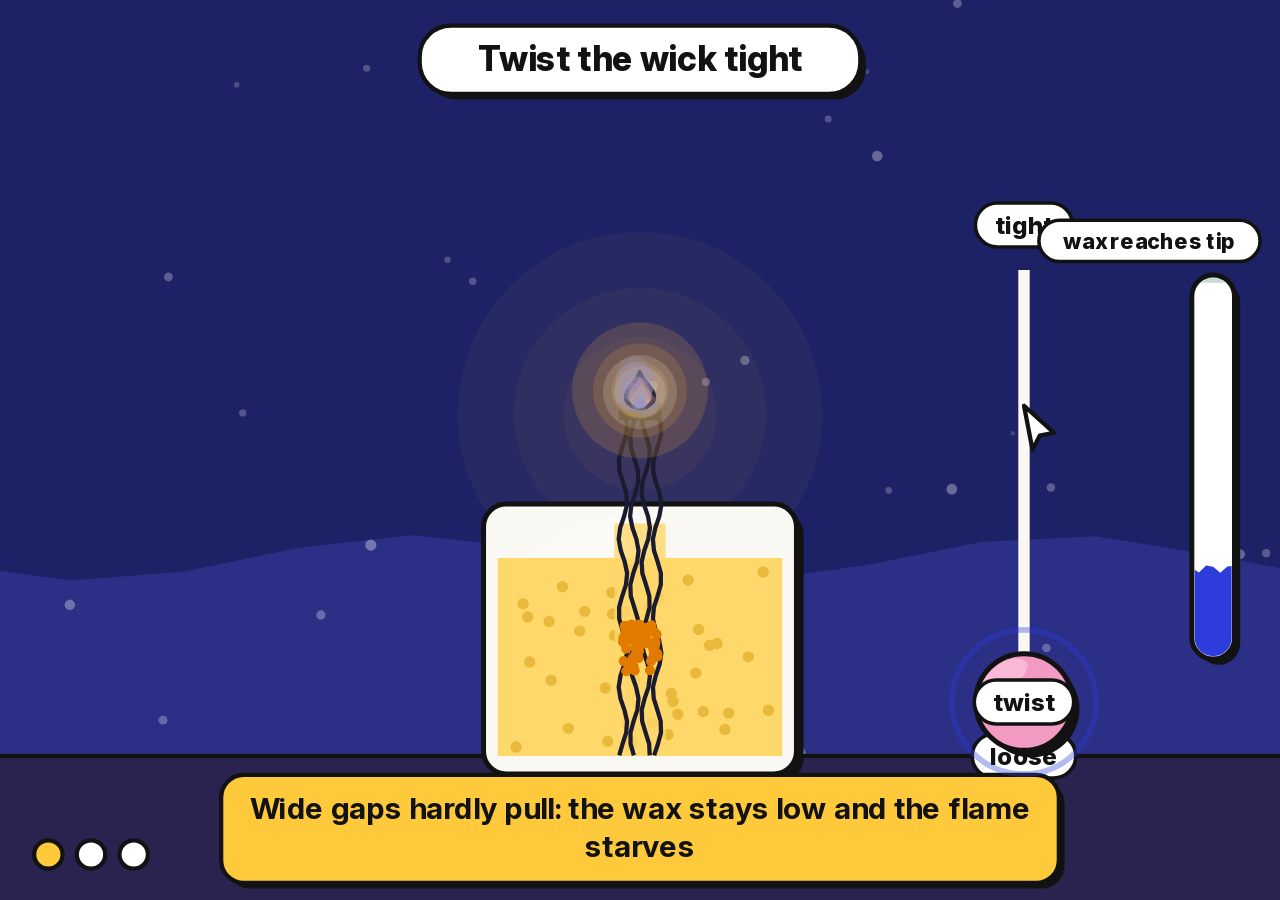
<file: play/wick.html>
<!doctype html><html><head><meta charset="utf-8"><meta name="viewport" content="width=device-width,initial-scale=1"><meta http-equiv="Content-Security-Policy" content="default-src 'none'; script-src 'unsafe-inline'; style-src 'unsafe-inline'; img-src data:; font-src data:"><script>window.onerror=function(m,s,l){parent.postMessage({game:'error',text:String(m)+' line '+l},'*')};</script><style>@font-face{font-family:'SO Inter';src:url([data-uri]) format('woff2');font-weight:100 900}@font-face{font-family:'SO Mono';src:url([data-uri]) format('woff2');font-weight:400}</style></head><body><script>/* Study OS game toolkit: the stage, light, particles, dragging, levels and celebration every game shares. */
(function () {
  var cv = document.createElement('canvas'), c = cv.getContext('2d'), G = (window.G = {});
  document.documentElement.style.cssText = 'height:100%';
  document.body.style.cssText = 'margin:0;height:100%;overflow:hidden;background:#faf8f3;touch-action:none;user-select:none;-webkit-user-select:none;cursor:grab';
  document.body.appendChild(cv);
  var INK = '#121212', P = [], motes = [], bodies = {}, shake = 0, toast = null, goal = '', goalAt = 0, gauge = null, hint = null, done = false, changing = false, flash = 0, again = null, zoom = 1;
  G.c = c; G.t = 0; G.level = 1; G.W = 900; G.H = 560; G.colors = { blue: '#2f3cdc', yellow: '#ffc93c', pink: '#f39ac3', sky: '#8f9cff', orange: '#f26b2e', green: '#1a7748', ink: INK, paper: '#faf8f3' };
  G.ease = function (p) { p = p < 0 ? 0 : p > 1 ? 1 : p; return 1 - Math.pow(1 - p, 3); };
  G.lerp = function (a, b, p) { return a + (b - a) * p; };
  G.clamp = function (v, a, b) { return v < a ? a : v > b ? b : v; };
  G.rand = function (a, b) { return a + Math.random() * (b - a); };
  G.dist = function (x, y, a, b) { return Math.hypot(x - a, y - b); };
  var ptr = (G.pointer = { x: 450, y: 280, down: false, vx: 0, vy: 0, dx: 0, dy: 0 });
  // Everything is drawn in a 900 x 560 world (or 560 x 800 on a tall screen) that fills the window.
  function fit() {
    var d = Math.min(2, window.devicePixelRatio || 1), w = window.innerWidth || 900, h = window.innerHeight || 560, tall = h > w;
    G.W = tall ? 560 : 900; G.H = tall ? 800 : 560;
    var k = Math.min(w / G.W, h / G.H);
    G.H = h / k; G.W = w / k; G.tall = tall; zoom = k * d;
    cv.width = w * d; cv.height = h * d; cv.style.cssText = 'display:block;width:' + w + 'px;height:' + h + 'px';
  }
  function at(e) { var d = Math.min(2, window.devicePixelRatio || 1); return [e.clientX * d / zoom, e.clientY * d / zoom]; }
  window.addEventListener('resize', fit); fit();
  for (var i = 0; i < 34; i++) motes.push([Math.random(), Math.random(), Math.random()]);
  function move(e) { var a = at(e); ptr.vx = a[0] - ptr.x; ptr.vy = a[1] - ptr.y; ptr.x = a[0]; ptr.y = a[1]; }
  cv.addEventListener('pointerdown', function (e) {
    move(e); ptr.down = true; ptr.vx = ptr.vy = 0; hint = null; document.body.style.cursor = 'grabbing';
    try { cv.setPointerCapture(e.pointerId); } catch (x) {}
    if (again && G.dist(ptr.x, ptr.y, G.W / 2, G.H / 2 + 120) < 130) { again = null; done = false; G.level = 1; start(); return; }
    var best = null, bd = 1e9;
    for (var k in bodies) { var b = bodies[k]; if (b.seen < G.frame - 2) continue; var q = G.dist(ptr.x, ptr.y, b.x, b.y); if (q < b.r + 22 && q < bd) { bd = q; best = b; } }
    if (best) { best.held = true; best.ox = best.x - ptr.x; best.oy = best.y - ptr.y; best.sq = 0.18; }
  });
  window.addEventListener('pointermove', move);
  function up() { ptr.down = false; document.body.style.cursor = 'grab'; for (var k in bodies) if (bodies[k].held) { bodies[k].held = false; bodies[k].sq = -0.14; bodies[k].dropped = true; } }
  window.addEventListener('pointerup', up); window.addEventListener('pointercancel', up);

  /* ---- scene ---- */
  G.room = function (top, bottom, floor) {
    c.fillStyle = top || '#dfe3ff'; c.fillRect(-30, -30, G.W + 60, G.H + 60);
    c.fillStyle = bottom || '#faf8f3'; c.beginPath(); c.moveTo(-30, G.H * 0.62); for (var bx = 0; bx <= 12; bx++) c.lineTo(bx / 12 * (G.W + 60) - 30, G.H * 0.62 + Math.sin(bx * 1.1 + G.t * 0.25) * 16); c.lineTo(G.W + 30, G.H + 30); c.lineTo(-30, G.H + 30); c.fill();
    for (var i = 0; i < motes.length; i++) { var m = motes[i], x = (m[0] * G.W + Math.sin(G.t * 0.3 + i) * 26 + G.t * 6 * m[2]) % G.W, y = (m[1] * G.H - G.t * (4 + m[2] * 9)) % G.H; if (y < 0) y += G.H; c.globalAlpha = 0.16 + 0.22 * m[2]; c.fillStyle = '#fff'; c.beginPath(); c.arc(x, y, 1.5 + m[2] * 3, 0, 7); c.fill(); } c.globalAlpha = 1;
    if (floor) { var fy = G.H * 0.84; c.fillStyle = floor; c.fillRect(-30, fy, G.W + 60, G.H); c.fillStyle = INK; c.fillRect(-30, fy - 1.5, G.W + 60, 3); }
  };
  G.night = function (floor) { G.room('#1d2266', '#2b2f86', floor || '#15184a'); };
  G.glow = function (x, y, r, color, a) { var o = c.globalAlpha, k = a == null ? 0.5 : a; c.fillStyle = color; [1, 0.7, 0.42].forEach(function (q, i) { c.globalAlpha = o * k * 0.3; c.beginPath(); c.arc(x, y, r * q * (1 + Math.sin(G.t * 3 + i) * 0.025), 0, 7); c.fill(); }); c.globalAlpha = o; };
  /** A sticker: outline, flat or gradient fill, hard shadow. path(c) draws the shape. */
  G.sticker = function (path, fill, o) {
    o = o || {}; var s = o.shadow == null ? 5 : o.shadow;
    if (s) { c.save(); c.translate(s, s); c.beginPath(); path(c); c.fillStyle = INK; c.fill(); c.restore(); }
    c.beginPath(); path(c); c.fillStyle = fill; c.fill();
    if (o.shine !== false) { c.save(); c.clip(); c.globalAlpha = 0.3; c.fillStyle = '#fff'; c.beginPath(); var b = o.box; if (b) { c.ellipse(b[0] + b[2] * 0.3, b[1] + b[3] * 0.22, b[2] * 0.26, b[3] * 0.13, -0.5, 0, 7); c.fill(); } c.restore(); }
    c.lineWidth = o.line || 3.5; c.lineJoin = 'round'; c.strokeStyle = INK; c.beginPath(); path(c); c.stroke();
  };
  G.box = function (x, y, w, h, r, fill, o) { G.sticker(function (k) { k.roundRect(x, y, w, h, r); }, fill, Object.assign({ box: [x, y, w, h] }, o)); };
  G.ball = function (x, y, r, fill, o) { G.sticker(function (k) { k.arc(x, y, r, 0, Math.PI * 2); }, fill, Object.assign({ box: [x - r, y - r, r * 2, r * 2] }, o)); };
  G.grad = function (x, y, x2, y2, a) { return a; }; // flat on purpose
  G.flame = function (x, y, s, heat) {
    heat = heat == null ? 1 : heat; if (heat <= 0.02) return; var f = Math.sin(G.t * 11) * 0.05 + Math.sin(G.t * 23) * 0.03, h = s * (0.8 + heat * 0.9) * (1 + f);
    G.glow(x, y - h * 0.45, s * (1.6 + heat * 2.4), '#ffb03b', 0.55); G.glow(x, y - h * 0.4, s * 1.2, '#fff3c4', 0.6);
    [[1, '#f26b2e'], [0.68, '#ffc93c'], [0.38, '#fff7d6']].forEach(function (l, i) {
      var k = l[0], w = s * 0.42 * k, lean = Math.sin(G.t * 5 + i) * s * 0.06; c.beginPath(); c.moveTo(x - w, y - h * 0.12 * k); c.bezierCurveTo(x - w * 1.35, y - h * 0.5 * k, x - w * 0.2 + lean, y - h * 0.65 * k, x + lean, y - h * k); c.bezierCurveTo(x + w * 0.35 + lean, y - h * 0.62 * k, x + w * 1.35, y - h * 0.45 * k, x + w, y - h * 0.12 * k); c.quadraticCurveTo(x, y + w * 0.75, x - w, y - h * 0.12 * k); c.fillStyle = l[1]; c.fill(); if (!i) { c.lineWidth = 3; c.strokeStyle = INK; c.stroke(); }
    });
    c.globalAlpha = 0.75; c.fillStyle = '#8f9cff'; c.beginPath(); c.ellipse(x, y - s * 0.04, s * 0.2, s * 0.13, 0, 0, 7); c.fill(); c.globalAlpha = 1;
  };
  G.text = function (s, x, y, size, color, align) { c.font = '800 ' + (size || 20) + 'px "SO Inter",Inter,system-ui,sans-serif'; c.textAlign = align || 'center'; c.textBaseline = 'middle'; c.fillStyle = color || INK; c.fillText(s, x, y); };
  G.label = function (s, x, y, size) { c.font = '700 ' + (size || 17) + 'px Inter,system-ui,sans-serif'; var w = c.measureText(s).width + 22, h = (size || 17) + 14; c.beginPath(); c.roundRect(x - w / 2, y - h / 2, w, h, h / 2); c.fillStyle = '#fff'; c.fill(); c.lineWidth = 2.5; c.strokeStyle = INK; c.stroke(); G.text(s, x, y + 1, size || 17); };

  /* ---- particles: 'spark' 'smoke' 'bubble' 'drop' 'star' 'dot' ---- */
  G.puff = function (x, y, o) {
    o = o || {}; for (var i = 0; i < (o.n || 8); i++) { if (P.length > 420) P.shift(); var a = o.angle == null ? G.rand(0, 6.28) : o.angle + G.rand(-1, 1) * (o.spread == null ? 0.5 : o.spread), v = G.rand(0.35, 1) * (o.speed || 120); P.push({ x: x + G.rand(-1, 1) * (o.around || 0), y: y + G.rand(-1, 1) * (o.around || 0), vx: Math.cos(a) * v, vy: Math.sin(a) * v, g: o.gravity == null ? 0 : o.gravity, r: G.rand(0.6, 1.2) * (o.size || 7), l: 1, d: 1 / (o.life || 0.9), k: o.kind || 'dot', c: Array.isArray(o.color) ? o.color[Math.floor(Math.random() * o.color.length)] : o.color || '#ffc93c', s: G.rand(-4, 4), q: G.rand(0, 6) }); }
  };
  /** Emits steadily: call every frame with a rate per second. */
  G.stream = function (x, y, rate, o) { if (Math.random() < rate / 60) G.puff(x, y, Object.assign({ n: 1 }, o)); };
  function parts(dt) {
    for (var i = P.length - 1; i >= 0; i--) {
      var p = P[i]; p.l -= dt * p.d; if (p.l <= 0) { P.splice(i, 1); continue; } p.vy += p.g * dt; p.x += p.vx * dt; p.y += p.vy * dt; p.vx *= 0.985; p.q += p.s * dt; var e = Math.min(1, p.l * 2.2);
      c.globalAlpha = p.k === 'smoke' ? e * 0.35 : e; c.fillStyle = p.c;
      if (p.k === 'smoke') { c.beginPath(); c.arc(p.x + Math.sin(p.q) * 5, p.y, p.r * (2.2 - p.l), 0, 7); c.fill(); }
      else if (p.k === 'bubble') { c.lineWidth = 2; c.strokeStyle = p.c; c.beginPath(); c.arc(p.x + Math.sin(p.q) * 3, p.y, p.r, 0, 7); c.stroke(); }
      else if (p.k === 'drop') { c.beginPath(); c.moveTo(p.x, p.y - p.r * 1.7); c.quadraticCurveTo(p.x + p.r * 1.2, p.y, p.x, p.y + p.r * 0.9); c.quadraticCurveTo(p.x - p.r * 1.2, p.y, p.x, p.y - p.r * 1.7); c.fill(); }
      else if (p.k === 'spark') { c.lineWidth = p.r * 0.5; c.strokeStyle = p.c; c.lineCap = 'round'; c.beginPath(); c.moveTo(p.x, p.y); c.lineTo(p.x - p.vx * 0.05, p.y - p.vy * 0.05); c.stroke(); }
      else if (p.k === 'star') { c.save(); c.translate(p.x, p.y); c.rotate(p.q); c.beginPath(); for (var j = 0; j < 10; j++) { var rr = j % 2 ? p.r * 0.45 : p.r; c.lineTo(Math.cos(j * 0.628) * rr, Math.sin(j * 0.628) * rr); } c.closePath(); c.fill(); c.lineWidth = 1.6; c.strokeStyle = INK; c.stroke(); c.restore(); }
      else if (p.k === 'paper') { c.save(); c.translate(p.x, p.y); c.rotate(p.q); c.scale(1, Math.cos(p.q * 2)); c.fillRect(-p.r, -p.r * 0.6, p.r * 2, p.r * 1.2); c.restore(); }
      else { c.beginPath(); c.arc(p.x, p.y, p.r * (0.4 + 0.6 * p.l), 0, 7); c.fill(); }
    }
    c.globalAlpha = 1;
  }
  G.confetti = function () { for (var k = 0; k < 2; k++) G.puff(k ? G.W : 0, G.H * 0.7, { n: 60, angle: k ? -2.2 : -0.95, spread: 0.55, speed: 820, gravity: 900, size: 8, life: 2, kind: 'paper', color: ['#2f3cdc', '#ffc93c', '#f39ac3', '#f26b2e', '#1a7748', '#8f9cff'] }); };
  G.shake = function (n) { shake = Math.max(shake, n || 8); };

  /** A thing to drag. Returns {x, y, held, dropped, squash}. keep(b) may clamp it. */
  G.drag = function (id, x, y, r, keep) {
    var b = bodies[id]; if (!b) b = bodies[id] = { x: x, y: y, r: r, sq: 0, sv: 0 }; b.r = r; b.seen = G.frame; b.dropped = b.dropped && !b.used ? ((b.used = true), true) : ((b.used = false), false);
    if (b.held && !changing) { b.x = ptr.x + b.ox; b.y = ptr.y + b.oy; } if (keep) keep(b);
    b.sv += (-b.sq * 260 - b.sv * 16) * G.dt; b.sq += b.sv * G.dt; b.squash = b.sq; return b;
  };
  G.place = function (id, x, y) { if (bodies[id]) { bodies[id].x = x; bodies[id].y = y; bodies[id].held = false; } };
  /** Draws squashed around a point, for juice. */
  G.squashed = function (b, draw) { c.save(); c.translate(b.x, b.y); c.scale(1 + b.squash, 1 - b.squash); c.translate(-b.x, -b.y); draw(); c.restore(); };

  G.goal = function (s) { if (s !== goal) { goal = s; goalAt = G.t; } };
  G.toast = function (s, secs) { toast = { s: s, t: G.t, d: secs || 1.9 }; };
  G.gauge = function (v, label, color, zone) { gauge = { v: gauge ? G.lerp(gauge.v, v, Math.min(1, G.dt * 9)) : v, label: label, color: color || '#2f3cdc', zone: zone }; };
  /** What is happening right now and why, in a line along the bottom. Call it whenever the state changes. */
  G.why = function (s) { if (s && s !== why) { why = s; whyAt = G.t; } };
  G.hint = function (x, y, x2, y2) { hint = [x, y, x2 == null ? x : x2, y2 == null ? y : y2]; };
  function start() { changing = false; gauge = null; for (var k in bodies) delete bodies[k]; if (G.onLevel) G.onLevel(G.level); }
  G.win = function (s) {
    if (changing || done) return; changing = true; flash = 1; G.confetti(); G.shake(7); G.toast(s || 'Yes!', 2.4); try { parent.postMessage({ game: 'level', level: G.level }, '*'); } catch (e) {}
    setTimeout(function () { if (G.level >= 3) { done = true; again = true; G.confetti(); try { parent.postMessage({ game: 'won' }, '*'); } catch (e) {} } else { G.level++; start(); } }, 2300);
  };
  G.fail = function (s) { if (changing || done) return; changing = true; G.shake(13); G.toast(s || 'Try that again', 1.7); setTimeout(start, 1500); };
  G.playing = function () { return !changing && !done; };

  function hud(dt) {
    var p = G.ease((G.t - goalAt) / 0.5); if (goal) { c.save(); c.globalAlpha = p; c.translate(0, (1 - p) * -24); var fs = G.tall ? 21 : 24; c.font = '800 ' + fs + 'px Inter,system-ui,sans-serif'; var w = Math.min(G.W - 40, c.measureText(goal).width + 44); G.box(G.W / 2 - w / 2, 18, w, fs + 24, 22, '#fff', { shadow: 4, shine: false, line: 3 }); G.text(goal, G.W / 2, 18 + (fs + 24) / 2 + 1, fs); c.restore(); }
    for (var i = 1; i <= 3; i++) { var x = 34 + (i - 1) * 30, y = G.H - 32; c.beginPath(); c.arc(x, y, 10, 0, 7); c.fillStyle = i < G.level || done ? '#1a7748' : i === G.level ? '#ffc93c' : '#fff'; c.fill(); c.lineWidth = 3; c.strokeStyle = INK; c.stroke(); }
    if (gauge) { var h = Math.min(270, G.H * 0.46), x0 = G.W - 62, y0 = G.H / 2 - h / 2 + 12; G.box(x0, y0, 30, h, 15, '#fff', { shadow: 4, shine: false }); c.save(); c.beginPath(); c.roundRect(x0 + 2, y0 + 2, 26, h - 4, 13); c.clip(); if (gauge.zone) { c.fillStyle = 'rgba(26,119,72,.25)'; c.fillRect(x0, y0 + h * (1 - gauge.zone[1]), 30, h * (gauge.zone[1] - gauge.zone[0])); } var v = G.clamp(gauge.v, 0, 1), ty = y0 + h * (1 - v); c.fillStyle = gauge.color; c.beginPath(); c.moveTo(x0, y0 + h); c.lineTo(x0, ty); for (var k = 0; k <= 30; k += 5) c.lineTo(x0 + k, ty + Math.sin(G.t * 5 + k * 0.4) * 3); c.lineTo(x0 + 30, y0 + h); c.fill(); c.restore(); if (gauge.label) c.font = '700 15px Inter,system-ui,sans-serif', G.label(gauge.label, Math.min(G.W - 14 - (c.measureText(gauge.label).width + 22) / 2, x0 + 15), y0 - 24, 15); }
    if (hint && G.playing()) { var q = (G.t * 0.7) % 1, hx = G.lerp(hint[0], hint[2], G.ease(q)), hy = G.lerp(hint[1], hint[3], G.ease(q)); c.globalAlpha = 1 - q * 0.75; c.lineWidth = 4; c.strokeStyle = '#2f3cdc'; c.beginPath(); c.arc(hint[0], hint[1], 30 + q * 24, 0, 7); c.stroke(); c.globalAlpha = 1; c.save(); c.translate(hx, hy); c.beginPath(); c.moveTo(0, 0); c.lineTo(21, 19); c.lineTo(11, 21); c.lineTo(6, 31); c.closePath(); c.fillStyle = '#fff'; c.fill(); c.lineWidth = 3; c.strokeStyle = INK; c.stroke(); c.restore(); }
    if (toast) { var a = (G.t - toast.t) / toast.d; if (a > 1) toast = null; else { var s = G.ease(Math.min(1, a * 5)), f = a > 0.8 ? (1 - a) * 5 : 1; c.save(); c.globalAlpha = f; c.translate(G.W / 2, G.H * 0.3); c.scale(0.6 + 0.4 * s, 0.6 + 0.4 * s); c.font = '800 30px Inter,system-ui,sans-serif'; var tw = Math.min(G.W - 30, c.measureText(toast.s).width + 60); G.box(-tw / 2, -34, tw, 68, 26, '#ffc93c', { shadow: 6, shine: false, line: 4 }); var fz = 30; while (fz > 15 && c.measureText(toast.s).width > tw - 36) { fz -= 2; c.font = '800 ' + fz + 'px Inter,system-ui,sans-serif'; } G.text(toast.s, 0, 2, fz); c.restore(); } }
    if (again) { c.fillStyle = 'rgba(250,248,243,.8)'; c.fillRect(-30, -30, G.W + 60, G.H + 60); G.text('You made it work', G.W / 2, G.H / 2 - 30, G.tall ? 44 : 62); G.text(goal2 || '', G.W / 2, G.H / 2 + 32, 20, '#5c5b57'); G.box(G.W / 2 - 100, G.H / 2 + 92, 200, 60, 30, '#2f3cdc', { shadow: 6, shine: false }); G.text('Play again', G.W / 2, G.H / 2 + 123, 24, '#fff'); if (Math.random() < 0.06) G.puff(G.rand(0, G.W), -10, { n: 4, angle: 1.57, spread: 0.6, speed: 160, gravity: 120, size: 8, life: 2.4, kind: 'paper', color: ['#2f3cdc', '#ffc93c', '#f39ac3', '#f26b2e'] }); }
  }
  var why = '', whyAt = 0;
  function lines(s, max, size) { c.font = '700 ' + size + 'px "SO Inter",Inter,system-ui,sans-serif'; var out = [''], ws = s.split(' '); for (var i = 0; i < ws.length; i++) { var t = out[out.length - 1] ? out[out.length - 1] + ' ' + ws[i] : ws[i]; if (c.measureText(t).width > max && out[out.length - 1]) out.push(ws[i]); else out[out.length - 1] = t; } return out; }
  function whyBar() {
    if (!why || again) return; var size = G.tall ? 18 : 21, max = Math.min(G.W - (G.tall ? 60 : 270), 620), ls = lines(why, max, size), w = 0; ls.forEach(function (l) { w = Math.max(w, c.measureText(l).width); });
    var h = ls.length * (size + 6) + 22, p = G.ease((G.t - whyAt) / 0.35), y = G.H - h - (G.tall ? 54 : 12); c.save(); c.globalAlpha = p; G.box(G.W / 2 - w / 2 - 20, y + (1 - p) * 10, w + 40, h, 16, '#ffc93c', { shadow: 4, shine: false, line: 3 }); ls.forEach(function (l, i) { c.font = '700 ' + size + 'px "SO Inter",Inter,system-ui,sans-serif'; c.textAlign = 'center'; c.textBaseline = 'middle'; c.fillStyle = INK; c.fillText(l, G.W / 2, y + (1 - p) * 10 + 11 + (i + 0.5) * (size + 6)); }); c.restore();
  }
  var goal2 = '', last = 0; G.frame = 0; G.dt = 0.016; G.lesson = function (s) { goal2 = s; };
  G.run = function (update, draw) {
    if (typeof update === 'object' && update) { draw = update.draw; update = update.update; }
    if (typeof draw !== 'function') { draw = update; update = null; } // one function that does both
    start();
    (function loop(now) {
      var dt = Math.min(0.034, (now - last) / 1000 || 0.016); last = now; G.dt = dt; G.t += dt; G.frame++; shake *= Math.pow(0.0008, dt); flash *= Math.pow(0.01, dt);
      if (!again && update) update(dt, G.playing());
      c.setTransform(zoom, 0, 0, zoom, 0, 0); c.globalAlpha = 1; c.clearRect(0, 0, G.W, G.H); c.save(); if (shake > 0.4) c.translate(G.rand(-shake, shake), G.rand(-shake, shake));
      draw(update ? c : dt, G.playing()); parts(dt); c.restore(); if (flash > 0.02) { c.globalAlpha = flash * 0.5; c.fillStyle = '#fff'; c.fillRect(0, 0, G.W, G.H); c.globalAlpha = 1; } whyBar(); hud(dt);
      if (again) parts(0); requestAnimationFrame(loop);
    })(0);
  };
})();
</script><script>let s;
G.onLevel = n => {
  s = {n, hold: 0, reach: 0, char: 0, time: 0, twist: 0, p: [], pool: []};
  for (let i = 0; i < 60; i++) s.p.push({y: G.rand(.6, .84), off: G.rand(-1, 1), ph: G.rand(0, 7), first: 1});
  for (let i = 0; i < 40; i++) s.pool.push({x: G.rand(-1, 1), y: G.rand(0, 1), ph: G.rand(0, 7)});
  G.goal(['Twist the wick tight', 'Reach the taller wick', 'Keep up as wax drops'][n - 1]);
  G.hint(G.W * .8, G.H * .78, G.W * .8, G.H * .45);
};
const L = () => {
  const n = s.n, H = G.H;
  const poolY = H * (n == 3 ? .58 + .08 * Math.min(s.time / 20, 1) : .62);
  const top = H * [.46, .4, .42][n - 1];
  return {poolY, top, base: H * .84, need: poolY - top};
};
G.run(dt => {
  s.time += dt;
  const k = G.drag('knob', G.W * .8, G.H * .78, 40, b => { b.x = G.W * .8; b.y = G.clamp(b.y, G.H * .3, G.H * .78); });
  s.k = k;
  s.twist = G.clamp((G.H * .78 - k.y) / (G.H * .48), 0, 1);
  const m = L(), cap = G.H * (.04 + .3 * s.twist);
  s.reach = G.lerp(s.reach, cap, dt * 2.5);
  const fed = s.reach >= m.need * .98;
  const reachY = m.poolY - s.reach, cx = G.W / 2;
  s.p.forEach(a => {
    if (a.first) { a.y = G.lerp(m.poolY, m.base, a.y); a.first = 0; }
    a.y -= (30 + s.twist * 140) * dt;
    if (a.y < reachY) a.y = reachY + G.rand(0, 6);
    if (a.y <= m.top + 4) { a.y = G.rand(m.poolY, m.base); if (fed) G.puff(cx, m.top - 6, {n: 1, kind: 'spark', color: ['#ffc93c', '#f26b2e'], angle: -1.57, spread: .6, speed: 90}); }
  });
  if (fed) G.stream(cx, m.top - 20, 14, {kind: 'spark', color: ['#ffc93c', '#f26b2e'], angle: -1.57, spread: .4, speed: 140, life: .8});
  else G.stream(cx, m.top - 4, 6 + s.char * 25, {kind: 'smoke', color: '#9a93b8', angle: -1.57, spread: .3, speed: 50});
  s.char = G.clamp(s.char + (fed ? -.3 : .1) * dt, 0, 1.01);
  s.hold = fed ? s.hold + dt : Math.max(0, s.hold - dt);
  s.fed = fed;
  G.gauge(G.clamp(s.reach / m.need, 0, 1), 'wax reaches tip', fed ? '#1a7748' : '#2f3cdc', [.98, 1]);
  G.why(fed ? 'Thin gaps pull melted wax all the way up, so the flame is fed' : s.twist < .25 ? 'Wide gaps hardly pull: the wax stays low and the flame starves' : s.char > .5 ? 'A dry wick burns itself. Tighter gaps pull wax higher' : 'Tighter gaps pull harder, so the wax climbs higher');
  if (s.hold > 2 && G.playing()) { G.lesson('Capillary action pulls melted wax up the wick to feed the flame.'); G.win('Wax climbs the wick'); }
  if (s.char >= 1 && G.playing()) { G.fail('Dry wick burned down'); s.char = 0; s.hold = 0; }
}, c => {
  const m = L(), cx = G.W / 2, H = G.H, sp = 12 - 8 * s.twist, reachY = m.poolY - s.reach;
  G.night('#2a2350');
  G.glow(cx, m.top, 90 + (s.fed ? 200 : 40), '#ffb03b', s.fed ? .5 : .15);
  G.box(cx - 110, H * .56, 220, H * .3, 16, G.colors.paper);
  c.fillStyle = '#ffd86b'; c.fillRect(cx - 100, m.poolY, 200, m.base - m.poolY);
  c.fillStyle = '#e8b93a';
  s.pool.forEach(a => { c.beginPath(); c.arc(cx + a.x * 90 + Math.sin(G.t * 2 + a.ph) * 4, m.poolY + 8 + a.y * (m.base - m.poolY - 14) + Math.cos(G.t * 2 + a.ph) * 3, 4, 0, 7); c.fill(); });
  c.fillStyle = 'rgba(255,216,107,.8)'; c.fillRect(cx - sp - 6, reachY, sp * 2 + 12, m.base - reachY);
  c.strokeStyle = '#1b1b2f'; c.lineWidth = 3;
  for (let f = -1; f <= 1; f += 2 / 3) {
    c.beginPath();
    for (let y = m.top; y <= m.base; y += 8) { const x = cx + f * sp + Math.sin(y * .12 + f * 3) * 3; y == m.top ? c.moveTo(x, y) : c.lineTo(x, y); }
    c.stroke();
  }
  c.fillStyle = s.char > .05 ? '#1b1b2f' : G.colors.paper; c.fillRect(cx - sp - 3, m.top - 8, sp * 2 + 6, 10 + s.char * 18);
  c.fillStyle = '#e07b00';
  s.p.forEach(a => { c.beginPath(); c.arc(cx + a.off * sp + Math.sin(G.t * 6 + a.ph) * 2, a.y, 3.5, 0, 7); c.fill(); });
  G.flame(cx, m.top - 6, s.fed ? 62 : 22, s.fed ? 1 : .25);
  c.strokeStyle = G.colors.paper; c.lineWidth = 8; c.beginPath(); c.moveTo(G.W * .8, H * .3); c.lineTo(G.W * .8, H * .78); c.stroke();
  G.label('tight', G.W * .8, H * .25); G.label('loose', G.W * .8, H * .84);
  G.label('gaps in the wick', cx, m.base + 30);
  if (s.k) G.squashed(s.k, () => { G.ball(s.k.x, s.k.y, 34, G.colors.pink); G.label('twist', s.k.x, s.k.y); });
});</script></body></html>
</file>
